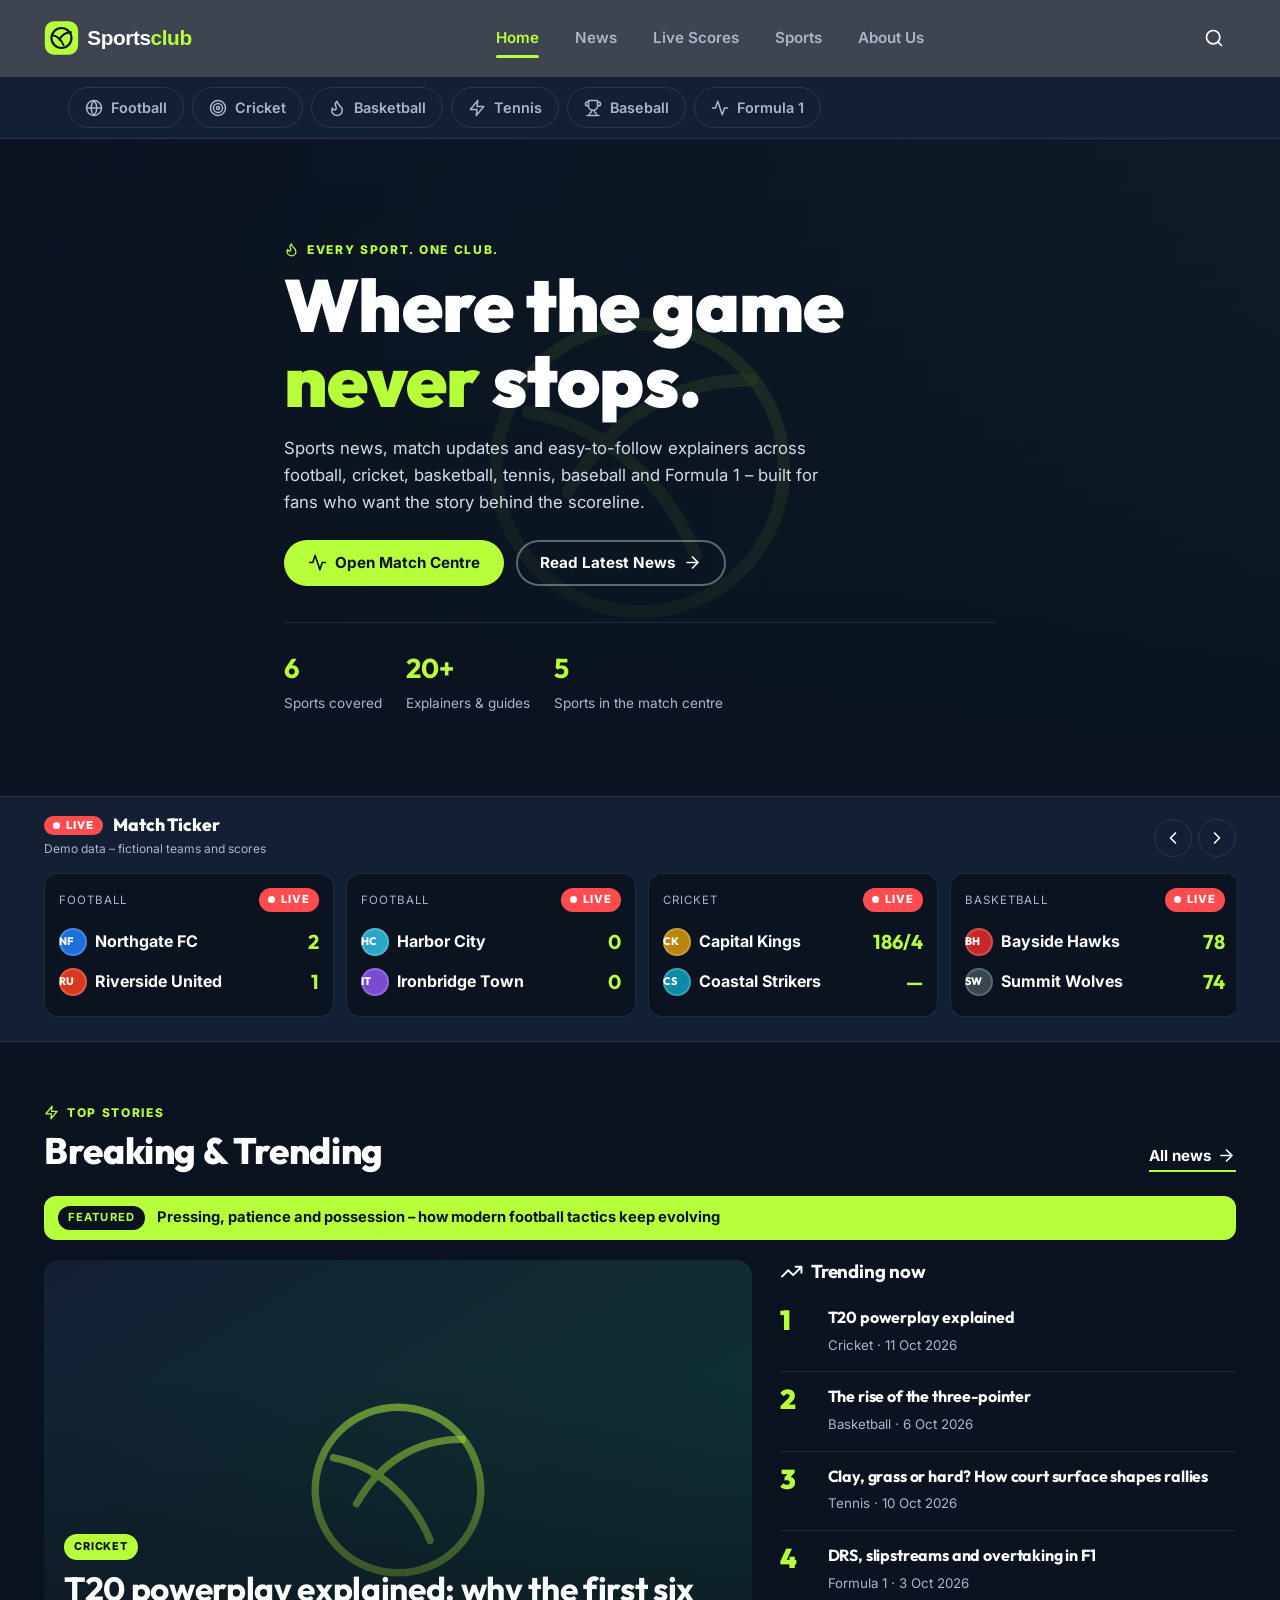
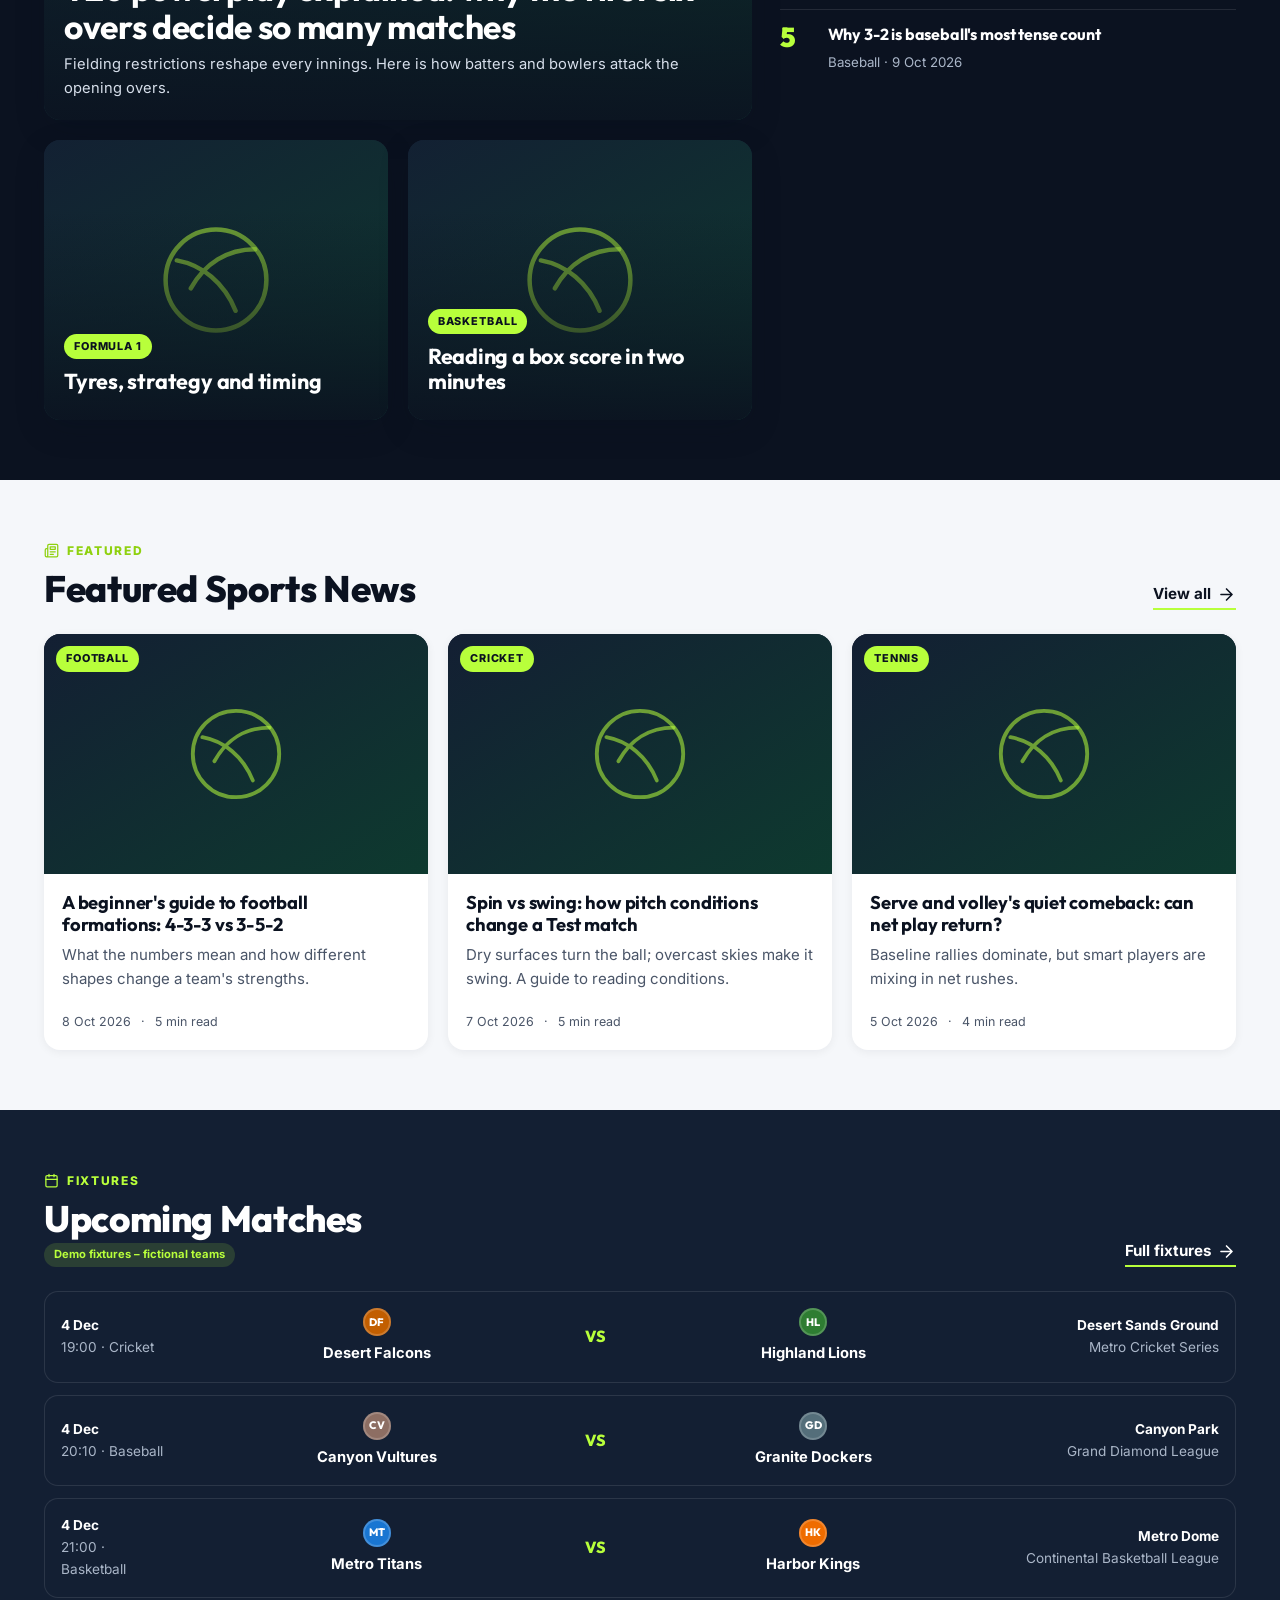
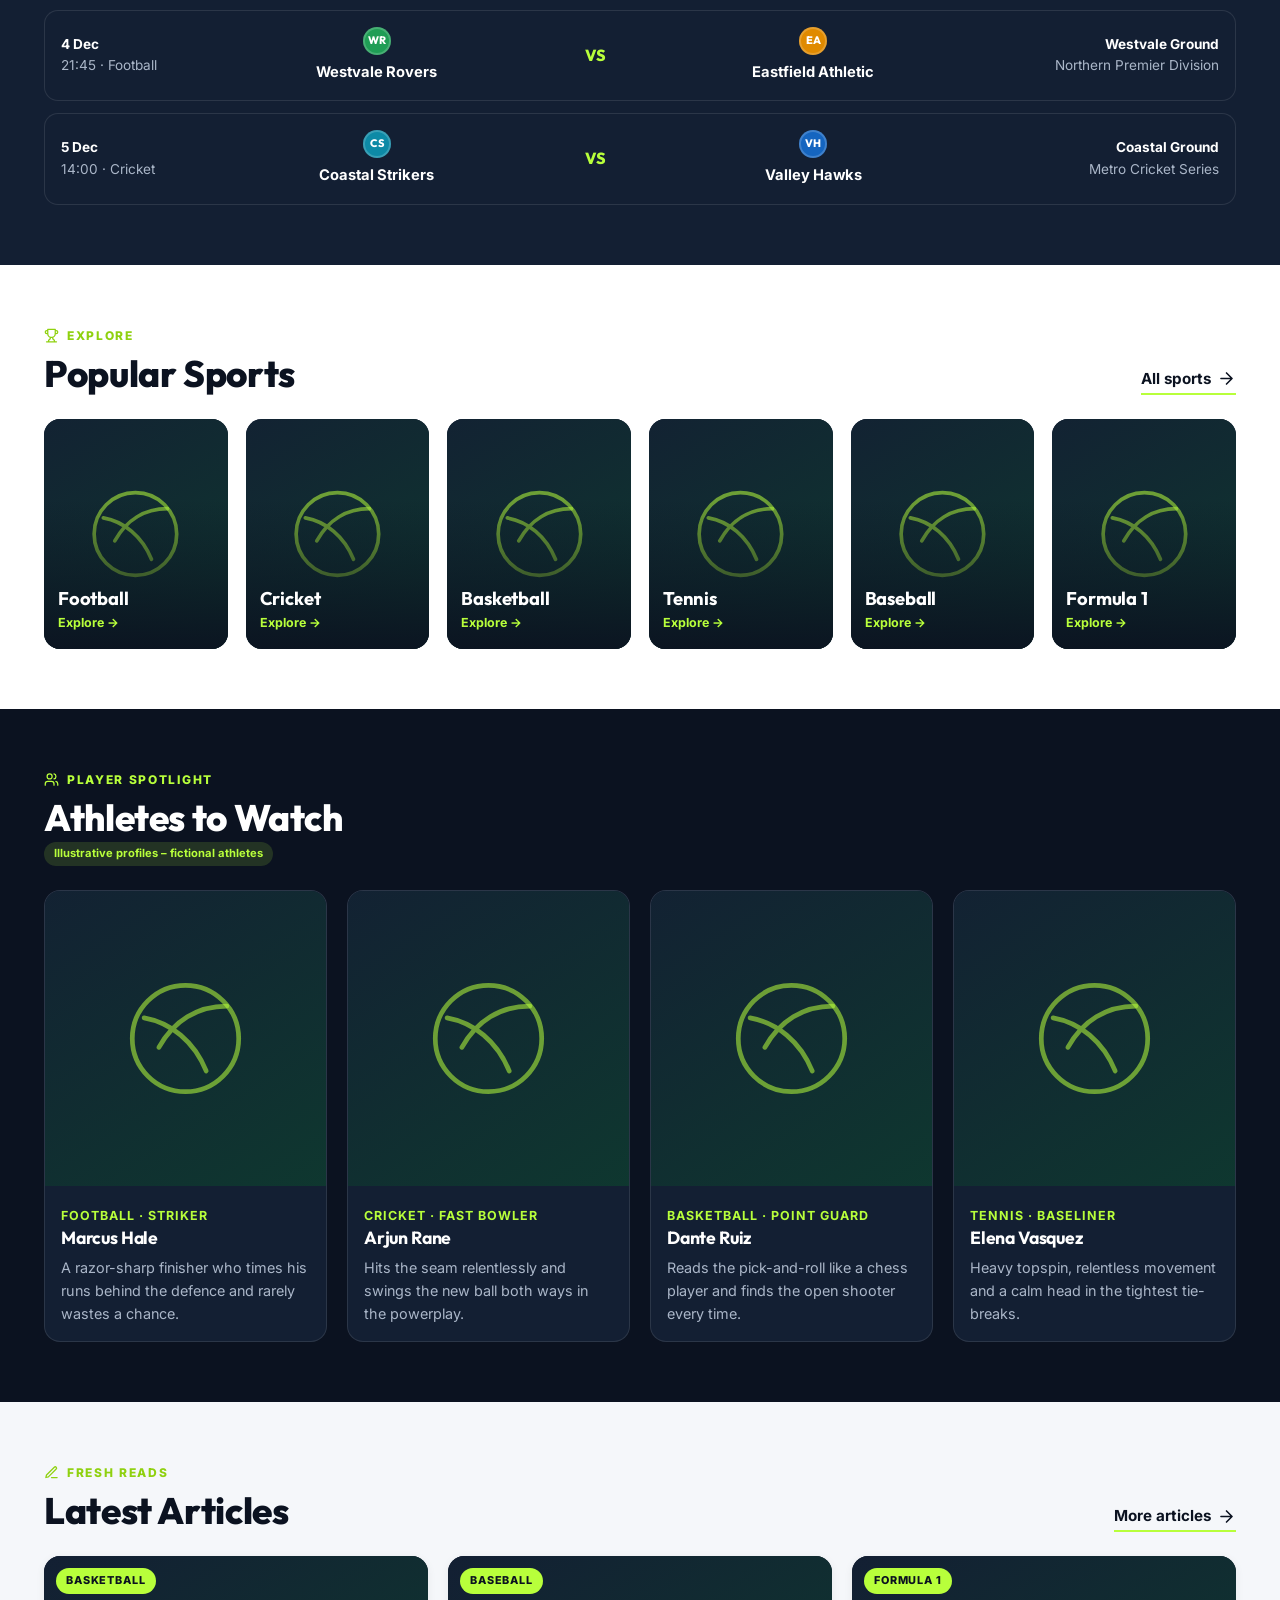
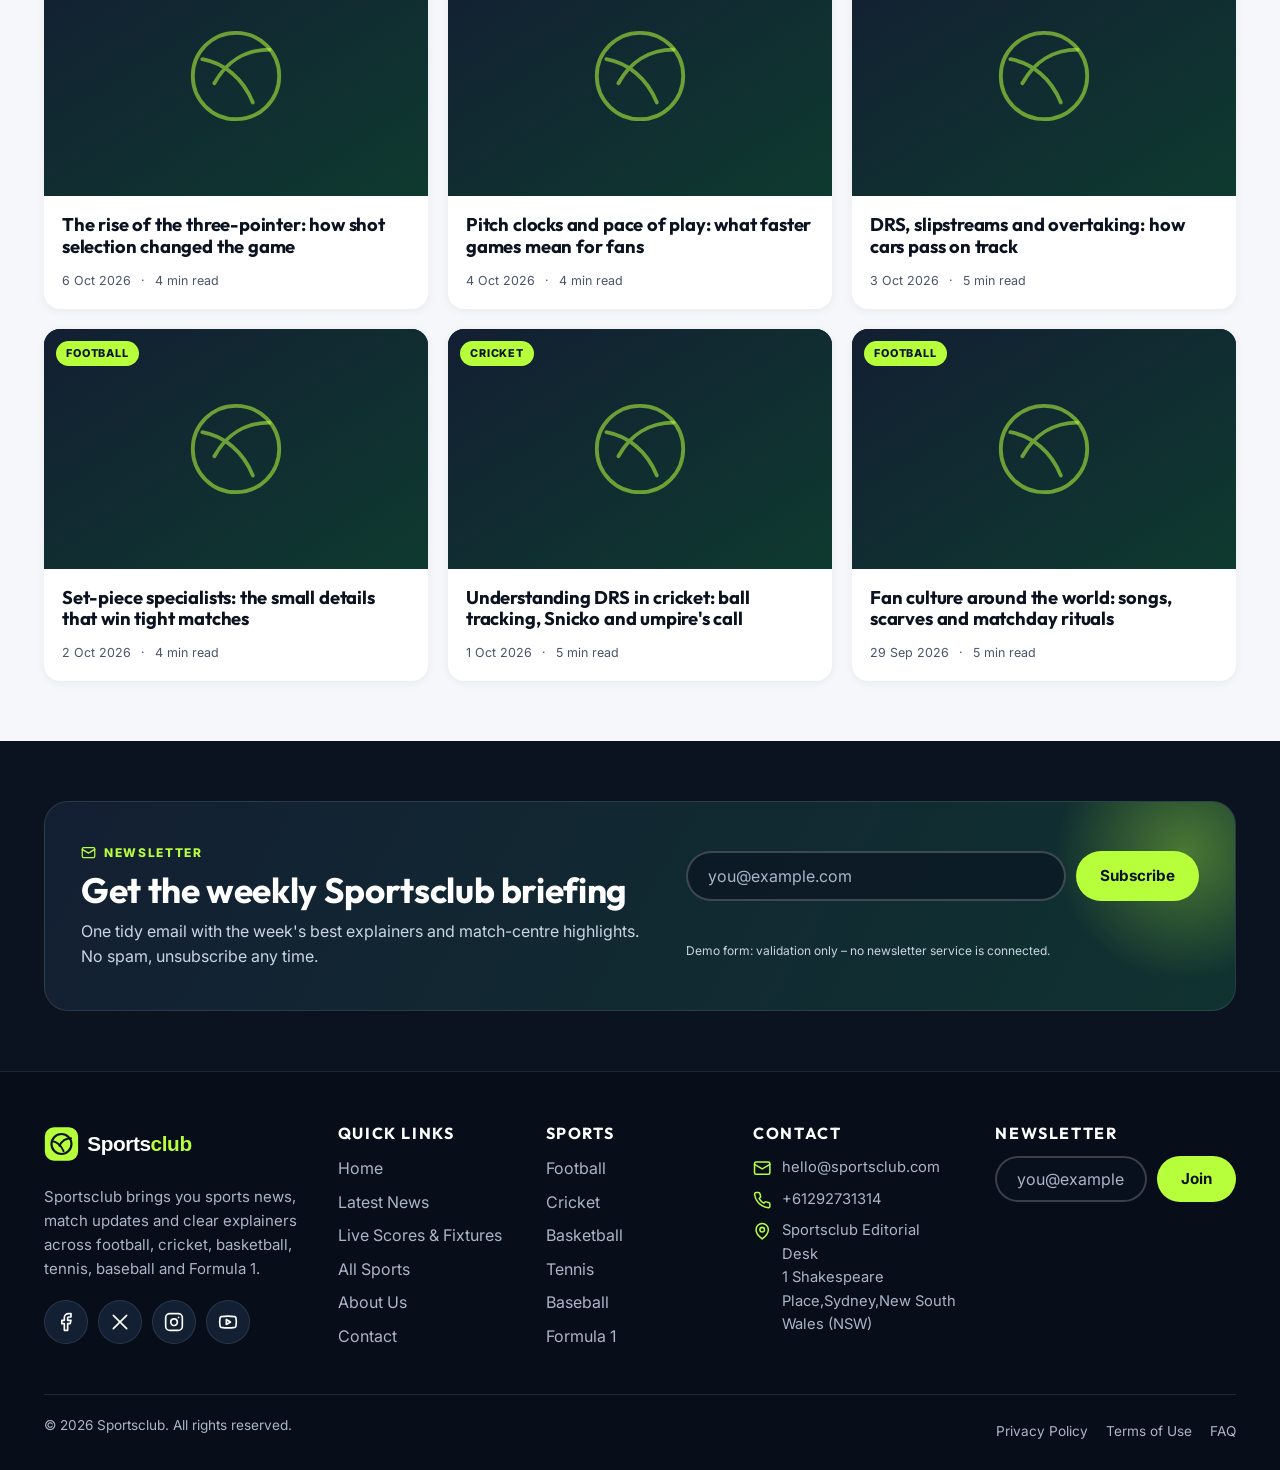
<file: index.html>
<!DOCTYPE html>
<html lang="en">
<head>
  <!-- Google tag (gtag.js) -->
<script async src="https://www.googletagmanager.com/gtag/js?id=G-HLP9MCF61G"></script>
<script>
  window.dataLayer = window.dataLayer || [];
  function gtag(){dataLayer.push(arguments);}
  gtag('js', new Date());

  gtag('config', 'G-HLP9MCF61G');
</script>
<meta charset="utf-8">
<meta name="viewport" content="width=device-width, initial-scale=1">
  <meta name="google-site-verification" content="XLswXzarJ4JNyM2Hc7euG_5tebrDrMsyJ0I1zX_D0R8" />
<title>Sportsclub – Sports News, Live Scores & Match Updates</title>
<meta name="description" content="Sportsclub is your home for sports news, match updates, live-score demos and clear explainers across football, cricket, basketball, tennis, baseball and Formula 1.">
<meta name="theme-color" content="#0B1220">
<meta property="og:type" content="website">
<meta property="og:site_name" content="Sportsclub">
<meta property="og:title" content="Sportsclub – Sports News, Live Scores & Match Updates">
<meta property="og:description" content="Sportsclub is your home for sports news, match updates, live-score demos and clear explainers across football, cricket, basketball, tennis, baseball and Formula 1.">
<meta property="og:image" content="https://images.unsplash.com/photo-1431324155629-1a6deb1dec8d?auto=format&fit=crop&w=1200&q=75">
<meta name="twitter:card" content="summary_large_image">
<link rel="icon" type="image/svg+xml" href="assets/icons/favicon.svg">
<link rel="preconnect" href="https://fonts.googleapis.com">
<link rel="preconnect" href="https://fonts.gstatic.com" crossorigin>
<link href="https://fonts.googleapis.com/css2?family=Inter:wght@400;500;600;700&family=Outfit:wght@600;700;800;900&display=swap" rel="stylesheet">
<link rel="stylesheet" href="assets/css/style.css">
<link rel="stylesheet" href="assets/css/responsive.css">
</head>
<body>
<a class="skip-link" href="#main">Skip to main content</a>
<header class="site-header" id="siteHeader">
  <div class="container header-inner">
    <a class="logo" href="index.html" aria-label="Sportsclub – home"><img src="assets/icons/logo.svg" alt="Sportsclub" width="170" height="37"></a>
    <nav class="main-nav" id="mainNav" aria-label="Primary">
      <ul><li><a href="index.html" aria-current="page">Home</a></li><li><a href="news.html">News</a></li><li><a href="scores.html">Live Scores</a></li><li><a href="sports.html">Sports</a></li><li><a href="about.html">About Us</a></li></ul>
    </nav>
    <div class="header-actions">
      <button class="icon-btn search-toggle" type="button" aria-label="Search articles" aria-expanded="false" aria-controls="searchPanel"><svg class="icon" viewBox="0 0 24 24" aria-hidden="true" focusable="false"><circle cx="11" cy="11" r="8"/><path d="m21 21-4.3-4.3"/></svg></button>
      <button class="icon-btn nav-toggle" type="button" aria-label="Open menu" aria-expanded="false" aria-controls="mainNav"><svg class="icon icon-open" viewBox="0 0 24 24" aria-hidden="true" focusable="false"><path d="M4 6h16M4 12h16M4 18h16"/></svg><svg class="icon icon-close" viewBox="0 0 24 24" aria-hidden="true" focusable="false"><path d="M18 6 6 18M6 6l12 12"/></svg></button>
    </div>
  </div>
  <div class="search-panel" id="searchPanel">
    <div class="container">
      <form class="search-form" action="news.html" method="get" role="search">
        <label class="sr-only" for="siteSearch">Search Sportsclub articles</label>
        <input id="siteSearch" type="search" name="q" placeholder="Search news, teams or players…" autocomplete="off">
        <button class="btn btn--primary" type="submit">Search</button>
      </form>
    </div>
  </div>
</header>
<main id="main">
<nav class="cat-nav" aria-label="Sports categories">
  <div class="container">
    <ul>
      <li><a href="sports.html#football"><svg class="icon" viewBox="0 0 24 24" aria-hidden="true" focusable="false"><circle cx="12" cy="12" r="10"/><path d="M12 2a15 15 0 0 1 0 20M12 2a15 15 0 0 0 0 20M2 12h20"/></svg> Football</a></li>
      <li><a href="sports.html#cricket"><svg class="icon" viewBox="0 0 24 24" aria-hidden="true" focusable="false"><circle cx="12" cy="12" r="10"/><circle cx="12" cy="12" r="6"/><circle cx="12" cy="12" r="2"/></svg> Cricket</a></li>
      <li><a href="sports.html#basketball"><svg class="icon" viewBox="0 0 24 24" aria-hidden="true" focusable="false"><path d="M8.500 14.500A2.500 2.500 0 0 0 11 12c0-1.400-.5-2-1-3-1.100-2.100-.2-4 2-6 .5 2.500 2 4.900 4 6.500 2 1.600 3 3.500 3 5.500a7 7 0 1 1-14 0c0-1.200.4-2.400 1-3 .3 1.300 1.200 2.500 2.500 2.500Z"/></svg> Basketball</a></li>
      <li><a href="sports.html#tennis"><svg class="icon" viewBox="0 0 24 24" aria-hidden="true" focusable="false"><path d="M13 2 3 14h9l-1 8 10-12h-9l1-8z"/></svg> Tennis</a></li>
      <li><a href="sports.html#baseball"><svg class="icon" viewBox="0 0 24 24" aria-hidden="true" focusable="false"><path d="M6 9H4.5a2.5 2.5 0 0 1 0-5H6M18 9h1.5a2.5 2.5 0 0 0 0-5H18M4 22h16M10 14.7V17c0 .6-.5 1-1.2 1.2C7.8 18.800 7 20.200 7 22M14 14.7V17c0 .6.5 1 1.2 1.2 1 .6 1.800 2 1.800 3.800M18 2H6v7a6 6 0 0 0 12 0V2Z"/></svg> Baseball</a></li>
      <li><a href="sports.html#formula-1"><svg class="icon" viewBox="0 0 24 24" aria-hidden="true" focusable="false"><path d="M22 12h-4l-3 9L9 3l-3 9H2"/></svg> Formula 1</a></li>
    </ul>
  </div>
</nav>

<section class="hero" aria-labelledby="heroTitle">
  <div class="hero__bg"><img src="https://images.unsplash.com/photo-1431324155629-1a6deb1dec8d?auto=format&fit=crop&w=1800&q=75" alt="Floodlit football stadium full of supporters before kick-off" width="1800" height="1000" fetchpriority="high"></div>
  <div class="container hero__inner">
    <span class="eyebrow"><svg class="icon" viewBox="0 0 24 24" aria-hidden="true" focusable="false"><path d="M8.500 14.500A2.500 2.500 0 0 0 11 12c0-1.400-.5-2-1-3-1.100-2.100-.2-4 2-6 .5 2.500 2 4.900 4 6.500 2 1.600 3 3.500 3 5.500a7 7 0 1 1-14 0c0-1.200.4-2.400 1-3 .3 1.300 1.200 2.500 2.500 2.500Z"/></svg> Every sport. One club.</span>
    <h1 id="heroTitle">Where the game <em>never</em> stops.</h1>
    <p>Sports news, match updates and easy-to-follow explainers across football, cricket, basketball, tennis, baseball and Formula 1 – built for fans who want the story behind the scoreline.</p>
    <div class="hero__cta">
      <a class="btn btn--primary" href="scores.html"><svg class="icon" viewBox="0 0 24 24" aria-hidden="true" focusable="false"><path d="M22 12h-4l-3 9L9 3l-3 9H2"/></svg> Open Match Centre</a>
      <a class="btn btn--ghost" href="news.html">Read Latest News <svg class="icon" viewBox="0 0 24 24" aria-hidden="true" focusable="false"><path d="M5 12h14m-7-7 7 7-7 7"/></svg></a>
    </div>
    <div class="hero__stats">
      <div><strong>6</strong><span>Sports covered</span></div>
      <div><strong>20+</strong><span>Explainers &amp; guides</span></div>
      <div><strong>5</strong><span>Sports in the match centre</span></div>
    </div>
  </div>
</section>

<section class="ticker" data-ticker aria-labelledby="tickerTitle">
  <div class="container">
    <div class="ticker__bar">
      <div>
        <h2 class="ticker__title" id="tickerTitle"><span class="live-badge">LIVE</span> Match Ticker</h2>
        <span class="ticker__note">Demo data – fictional teams and scores</span>
      </div>
      <div class="ticker__controls">
        <button class="icon-btn" type="button" data-ticker-prev aria-label="Scroll scores left"><svg class="icon" viewBox="0 0 24 24" aria-hidden="true" focusable="false"><path d="m15 18-6-6 6-6"/></svg></button>
        <button class="icon-btn" type="button" data-ticker-next aria-label="Scroll scores right"><svg class="icon" viewBox="0 0 24 24" aria-hidden="true" focusable="false"><path d="m9 18 6-6-6-6"/></svg></button>
      </div>
    </div>
    <div class="ticker__track" data-home-ticker tabindex="0" aria-label="Today's matches"></div>
  </div>
</section>

<section class="section section--dark" aria-labelledby="topStories">
  <div class="container">
    <div class="section-head">
      <div><span class="eyebrow"><svg class="icon" viewBox="0 0 24 24" aria-hidden="true" focusable="false"><path d="M13 2 3 14h9l-1 8 10-12h-9l1-8z"/></svg> Top stories</span><h2 id="topStories">Breaking &amp; Trending</h2></div>
      <a class="link-more" href="news.html">All news <svg class="icon" viewBox="0 0 24 24" aria-hidden="true" focusable="false"><path d="M5 12h14m-7-7 7 7-7 7"/></svg></a>
    </div>
    <div class="breaking"><strong>Featured</strong><a href="news.html#a1">Pressing, patience and possession – how modern football tactics keep evolving</a></div>
    <div class="home-split grid">
      <div class="grid">
        <article class="story story--lg">
          <img src="https://images.unsplash.com/photo-1531415074968-036ba1b575da?auto=format&fit=crop&w=1000&q=75" alt="Cricketer playing a shot on a sunlit ground" loading="lazy" width="1000" height="650">
          <div class="story__body">
            <span class="tag">Cricket</span>
            <h3><a href="news.html#a2">T20 powerplay explained: why the first six overs decide so many matches</a></h3>
            <p>Fielding restrictions reshape every innings. Here is how batters and bowlers attack the opening overs.</p>
          </div>
        </article>
        <div class="grid grid--2">
          <article class="story">
            <img src="https://images.unsplash.com/photo-1504817343863-5092a923803e?auto=format&fit=crop&w=700&q=75" alt="Formula 1 car racing through a corner" loading="lazy" width="700" height="500">
            <div class="story__body"><span class="tag">Formula 1</span><h3><a href="news.html#a6">Tyres, strategy and timing</a></h3></div>
          </article>
          <article class="story">
            <img src="https://images.unsplash.com/photo-1546519638-68e109498ffc?auto=format&fit=crop&w=700&q=75" alt="Basketball player driving to the hoop" loading="lazy" width="700" height="500">
            <div class="story__body"><span class="tag">Basketball</span><h3><a href="news.html#a3">Reading a box score in two minutes</a></h3></div>
          </article>
        </div>
      </div>
      <aside aria-labelledby="trendTitle">
        <h3 id="trendTitle" style="display:flex;align-items:center;gap:8px"><svg class="icon" viewBox="0 0 24 24" aria-hidden="true" focusable="false"><path d="m22 7-8.500 8.500-5-5L2 17M16 7h6v6"/></svg> Trending now</h3>
        <ol class="headline-list">
          <li><a href="news.html#a2"><span class="num">1</span><div><h3>T20 powerplay explained</h3><small>Cricket · 11 Oct 2026</small></div></a></li>
          <li><a href="news.html#a9"><span class="num">2</span><div><h3>The rise of the three-pointer</h3><small>Basketball · 6 Oct 2026</small></div></a></li>
          <li><a href="news.html#a4"><span class="num">3</span><div><h3>Clay, grass or hard? How court surface shapes rallies</h3><small>Tennis · 10 Oct 2026</small></div></a></li>
          <li><a href="news.html#a12"><span class="num">4</span><div><h3>DRS, slipstreams and overtaking in F1</h3><small>Formula 1 · 3 Oct 2026</small></div></a></li>
          <li><a href="news.html#a5"><span class="num">5</span><div><h3>Why 3-2 is baseball's most tense count</h3><small>Baseball · 9 Oct 2026</small></div></a></li>
        </ol>
      </aside>
    </div>
  </div>
</section>

<section class="section section--light" aria-labelledby="featuredNews">
  <div class="container">
    <div class="section-head">
      <div><span class="eyebrow"><svg class="icon" viewBox="0 0 24 24" aria-hidden="true" focusable="false"><path d="M4 22h16a2 2 0 0 0 2-2V4a2 2 0 0 0-2-2H8a2 2 0 0 0-2 2v16a2 2 0 0 1-2 2Zm0 0a2 2 0 0 1-2-2v-9c0-1.100.9-2 2-2h2M18 14h-8M15 18h-5M10 6h8v4h-8z"/></svg> Featured</span><h2 id="featuredNews">Featured Sports News</h2></div>
      <a class="link-more" href="news.html">View all <svg class="icon" viewBox="0 0 24 24" aria-hidden="true" focusable="false"><path d="M5 12h14m-7-7 7 7-7 7"/></svg></a>
    </div>
    <div class="grid grid--3">
      <article class="card">
        <a class="card__media" href="news.html#a7" tabindex="-1" aria-hidden="true"><img src="https://images.unsplash.com/photo-1522778119026-d647f0596c20?auto=format&fit=crop&w=800&q=75" alt="" loading="lazy" width="800" height="500"><span class="tag">Football</span></a>
        <div class="card__body"><h3><a href="news.html#a7">A beginner's guide to football formations: 4-3-3 vs 3-5-2</a></h3><p>What the numbers mean and how different shapes change a team's strengths.</p><div class="card__meta"><span>8 Oct 2026</span><span>·</span><span>5 min read</span></div></div>
      </article>
      <article class="card">
        <a class="card__media" href="news.html#a8" tabindex="-1" aria-hidden="true"><img src="https://images.unsplash.com/photo-1540747913346-19e32dc3e97e?auto=format&fit=crop&w=800&q=75" alt="" loading="lazy" width="800" height="500"><span class="tag">Cricket</span></a>
        <div class="card__body"><h3><a href="news.html#a8">Spin vs swing: how pitch conditions change a Test match</a></h3><p>Dry surfaces turn the ball; overcast skies make it swing. A guide to reading conditions.</p><div class="card__meta"><span>7 Oct 2026</span><span>·</span><span>5 min read</span></div></div>
      </article>
      <article class="card">
        <a class="card__media" href="news.html#a10" tabindex="-1" aria-hidden="true"><img src="https://images.unsplash.com/photo-1595435934249-5df7ed86e1c0?auto=format&fit=crop&w=800&q=75" alt="" loading="lazy" width="800" height="500"><span class="tag">Tennis</span></a>
        <div class="card__body"><h3><a href="news.html#a10">Serve and volley's quiet comeback: can net play return?</a></h3><p>Baseline rallies dominate, but smart players are mixing in net rushes.</p><div class="card__meta"><span>5 Oct 2026</span><span>·</span><span>4 min read</span></div></div>
      </article>
    </div>
  </div>
</section>

<section class="section section--dark-2" aria-labelledby="upcomingTitle">
  <div class="container">
    <div class="section-head">
      <div><span class="eyebrow"><svg class="icon" viewBox="0 0 24 24" aria-hidden="true" focusable="false"><rect x="3" y="4" width="18" height="18" rx="2"/><path d="M16 2v4M8 2v4M3 10h18"/></svg> Fixtures</span><h2 id="upcomingTitle">Upcoming Matches</h2><span class="demo-tag">Demo fixtures – fictional teams</span></div>
      <a class="link-more" href="scores.html">Full fixtures <svg class="icon" viewBox="0 0 24 24" aria-hidden="true" focusable="false"><path d="M5 12h14m-7-7 7 7-7 7"/></svg></a>
    </div>
    <div class="fixture-list" data-home-fixtures></div>
  </div>
</section>

<section class="section section--white" aria-labelledby="popularSports">
  <div class="container">
    <div class="section-head">
      <div><span class="eyebrow"><svg class="icon" viewBox="0 0 24 24" aria-hidden="true" focusable="false"><path d="M6 9H4.5a2.5 2.5 0 0 1 0-5H6M18 9h1.5a2.5 2.5 0 0 0 0-5H18M4 22h16M10 14.7V17c0 .6-.5 1-1.2 1.2C7.8 18.800 7 20.200 7 22M14 14.7V17c0 .6.5 1 1.2 1.2 1 .6 1.800 2 1.800 3.800M18 2H6v7a6 6 0 0 0 12 0V2Z"/></svg> Explore</span><h2 id="popularSports">Popular Sports</h2></div>
      <a class="link-more" href="sports.html">All sports <svg class="icon" viewBox="0 0 24 24" aria-hidden="true" focusable="false"><path d="M5 12h14m-7-7 7 7-7 7"/></svg></a>
    </div>
    <div class="tiles">
      <a class="tile" href="sports.html#football"><img src="https://images.unsplash.com/photo-1508098682722-e99c43a406b2?auto=format&fit=crop&w=500&q=75" alt="Football on a floodlit pitch" loading="lazy" width="500" height="625"><div class="tile__body"><h3>Football</h3><span>Explore →</span></div></a>
      <a class="tile" href="sports.html#cricket"><img src="https://images.unsplash.com/photo-1531415074968-036ba1b575da?auto=format&fit=crop&w=500&q=75" alt="Cricket match in progress" loading="lazy" width="500" height="625"><div class="tile__body"><h3>Cricket</h3><span>Explore →</span></div></a>
      <a class="tile" href="sports.html#basketball"><img src="https://images.unsplash.com/photo-1519861531473-9200262188bf?auto=format&fit=crop&w=500&q=75" alt="Basketball hoop and backboard" loading="lazy" width="500" height="625"><div class="tile__body"><h3>Basketball</h3><span>Explore →</span></div></a>
      <a class="tile" href="sports.html#tennis"><img src="https://images.unsplash.com/photo-1554068865-24cecd4e34b8?auto=format&fit=crop&w=500&q=75" alt="Tennis player serving on court" loading="lazy" width="500" height="625"><div class="tile__body"><h3>Tennis</h3><span>Explore →</span></div></a>
      <a class="tile" href="sports.html#baseball"><img src="https://images.unsplash.com/photo-1471295253337-3ceaaedca402?auto=format&fit=crop&w=500&q=75" alt="Baseball game on a diamond" loading="lazy" width="500" height="625"><div class="tile__body"><h3>Baseball</h3><span>Explore →</span></div></a>
      <a class="tile" href="sports.html#formula-1"><img src="https://images.unsplash.com/photo-1541773367336-d3f9b1f38dd8?auto=format&fit=crop&w=500&q=75" alt="Formula 1 car on track" loading="lazy" width="500" height="625"><div class="tile__body"><h3>Formula 1</h3><span>Explore →</span></div></a>
    </div>
  </div>
</section>

<section class="section section--dark" aria-labelledby="athletesTitle">
  <div class="container">
    <div class="section-head">
      <div><span class="eyebrow"><svg class="icon" viewBox="0 0 24 24" aria-hidden="true" focusable="false"><path d="M16 21v-2a4 4 0 0 0-4-4H6a4 4 0 0 0-4 4v2"/><circle cx="9" cy="7" r="4"/><path d="M22 21v-2a4 4 0 0 0-3-3.900M16 3.100a4 4 0 0 1 0 7.800"/></svg> Player spotlight</span><h2 id="athletesTitle">Athletes to Watch</h2><span class="demo-tag">Illustrative profiles – fictional athletes</span></div>
    </div>
    <div class="grid grid--4">
      <article class="athlete">
        <div class="athlete__media"><img src="https://images.unsplash.com/photo-1489944440615-453fc2b6a9a9?auto=format&fit=crop&w=600&q=75" alt="Footballer controlling the ball during a match" loading="lazy" width="600" height="630"></div>
        <div class="athlete__body"><span class="athlete__role">Football · Striker</span><h3>Marcus Hale</h3><p>A razor-sharp finisher who times his runs behind the defence and rarely wastes a chance.</p></div>
      </article>
      <article class="athlete">
        <div class="athlete__media"><img src="https://images.unsplash.com/photo-1624526267942-ab0ff8a3e972?auto=format&fit=crop&w=600&q=75" alt="Cricket bowler in delivery stride" loading="lazy" width="600" height="630"></div>
        <div class="athlete__body"><span class="athlete__role">Cricket · Fast bowler</span><h3>Arjun Rane</h3><p>Hits the seam relentlessly and swings the new ball both ways in the powerplay.</p></div>
      </article>
      <article class="athlete">
        <div class="athlete__media"><img src="https://images.unsplash.com/photo-1504450758481-7338eef7ccf8?auto=format&fit=crop&w=600&q=75" alt="Basketball guard dribbling past a defender" loading="lazy" width="600" height="630"></div>
        <div class="athlete__body"><span class="athlete__role">Basketball · Point guard</span><h3>Dante Ruiz</h3><p>Reads the pick-and-roll like a chess player and finds the open shooter every time.</p></div>
      </article>
      <article class="athlete">
        <div class="athlete__media"><img src="https://images.unsplash.com/photo-1622279457486-62dcc4a431d6?auto=format&fit=crop&w=600&q=75" alt="Tennis player mid-stroke on a hard court" loading="lazy" width="600" height="630"></div>
        <div class="athlete__body"><span class="athlete__role">Tennis · Baseliner</span><h3>Elena Vasquez</h3><p>Heavy topspin, relentless movement and a calm head in the tightest tie-breaks.</p></div>
      </article>
    </div>
  </div>
</section>

<section class="section section--light" aria-labelledby="latestTitle">
  <div class="container">
    <div class="section-head">
      <div><span class="eyebrow"><svg class="icon" viewBox="0 0 24 24" aria-hidden="true" focusable="false"><path d="M12 20h9M16.500 3.500a2.100 2.100 0 0 1 3 3L7 19l-4 1 1-4z"/></svg> Fresh reads</span><h2 id="latestTitle">Latest Articles</h2></div>
      <a class="link-more" href="news.html">More articles <svg class="icon" viewBox="0 0 24 24" aria-hidden="true" focusable="false"><path d="M5 12h14m-7-7 7 7-7 7"/></svg></a>
    </div>
    <div class="grid grid--3">
      <article class="card"><a class="card__media" href="news.html#a9" tabindex="-1" aria-hidden="true"><img src="https://images.unsplash.com/photo-1519861531473-9200262188bf?auto=format&fit=crop&w=800&q=75" alt="" loading="lazy" width="800" height="500"><span class="tag">Basketball</span></a><div class="card__body"><h3><a href="news.html#a9">The rise of the three-pointer: how shot selection changed the game</a></h3><div class="card__meta"><span>6 Oct 2026</span><span>·</span><span>4 min read</span></div></div></article>
      <article class="card"><a class="card__media" href="news.html#a11" tabindex="-1" aria-hidden="true"><img src="https://images.unsplash.com/photo-1508163223045-1880bc3cbf1c?auto=format&fit=crop&w=800&q=75" alt="" loading="lazy" width="800" height="500"><span class="tag">Baseball</span></a><div class="card__body"><h3><a href="news.html#a11">Pitch clocks and pace of play: what faster games mean for fans</a></h3><div class="card__meta"><span>4 Oct 2026</span><span>·</span><span>4 min read</span></div></div></article>
      <article class="card"><a class="card__media" href="news.html#a12" tabindex="-1" aria-hidden="true"><img src="https://images.unsplash.com/photo-1541773367336-d3f9b1f38dd8?auto=format&fit=crop&w=800&q=75" alt="" loading="lazy" width="800" height="500"><span class="tag">Formula 1</span></a><div class="card__body"><h3><a href="news.html#a12">DRS, slipstreams and overtaking: how cars pass on track</a></h3><div class="card__meta"><span>3 Oct 2026</span><span>·</span><span>5 min read</span></div></div></article>
      <article class="card"><a class="card__media" href="news.html#a13" tabindex="-1" aria-hidden="true"><img src="https://images.unsplash.com/photo-1508098682722-e99c43a406b2?auto=format&fit=crop&w=800&q=75" alt="" loading="lazy" width="800" height="500"><span class="tag">Football</span></a><div class="card__body"><h3><a href="news.html#a13">Set-piece specialists: the small details that win tight matches</a></h3><div class="card__meta"><span>2 Oct 2026</span><span>·</span><span>4 min read</span></div></div></article>
      <article class="card"><a class="card__media" href="news.html#a14" tabindex="-1" aria-hidden="true"><img src="https://images.unsplash.com/photo-1624526267942-ab0ff8a3e972?auto=format&fit=crop&w=800&q=75" alt="" loading="lazy" width="800" height="500"><span class="tag">Cricket</span></a><div class="card__body"><h3><a href="news.html#a14">Understanding DRS in cricket: ball tracking, Snicko and umpire's call</a></h3><div class="card__meta"><span>1 Oct 2026</span><span>·</span><span>5 min read</span></div></div></article>
      <article class="card"><a class="card__media" href="news.html#a16" tabindex="-1" aria-hidden="true"><img src="https://images.unsplash.com/photo-1459865264687-595d652de67e?auto=format&fit=crop&w=800&q=75" alt="" loading="lazy" width="800" height="500"><span class="tag">Football</span></a><div class="card__body"><h3><a href="news.html#a16">Fan culture around the world: songs, scarves and matchday rituals</a></h3><div class="card__meta"><span>29 Sep 2026</span><span>·</span><span>5 min read</span></div></div></article>
    </div>
  </div>
</section>

<section class="section section--dark" aria-labelledby="newsletterTitle">
  <div class="container">
    <div class="newsletter">
      <div class="newsletter__grid">
        <div>
          <span class="eyebrow"><svg class="icon" viewBox="0 0 24 24" aria-hidden="true" focusable="false"><rect x="2" y="4" width="20" height="16" rx="2"/><path d="m22 7-10 6L2 7"/></svg> Newsletter</span>
          <h2 id="newsletterTitle">Get the weekly Sportsclub briefing</h2>
          <p>One tidy email with the week's best explainers and match-centre highlights. No spam, unsubscribe any time.</p>
        </div>
        <form class="news-form" data-newsletter novalidate>
          <label class="sr-only" for="homeEmail">Email address</label>
          <div class="news-form__row">
            <input id="homeEmail" type="email" name="email" placeholder="you@example.com" autocomplete="email" required>
            <button class="btn btn--primary" type="submit">Subscribe</button>
          </div>
          <p class="form-msg" role="status" aria-live="polite"></p>
          <p class="tiny">Demo form: validation only – no newsletter service is connected.</p>
        </form>
      </div>
    </div>
  </div>
</section>
</main>
<footer class="site-footer">
  <div class="container">
    <div class="footer-grid">
      <div class="footer-brand">
        <a class="logo" href="index.html" aria-label="Sportsclub – home"><img src="assets/icons/logo.svg" alt="Sportsclub" width="170" height="37" loading="lazy"></a>
        <p>Sportsclub brings you sports news, match updates and clear explainers across football, cricket, basketball, tennis, baseball and Formula 1.</p>
        <div class="socials"><a href="https://www.facebook.com/" target="_blank" rel="noopener noreferrer" aria-label="Sportsclub on Facebook"><svg class="icon" viewBox="0 0 24 24" aria-hidden="true" focusable="false"><path d="M18 2h-3a5 5 0 0 0-5 5v3H7v4h3v8h4v-8h3l1-4h-4V7a1 1 0 0 1 1-1h3z"/></svg></a><a href="https://x.com/" target="_blank" rel="noopener noreferrer" aria-label="Sportsclub on X"><svg class="icon" viewBox="0 0 24 24" aria-hidden="true" focusable="false"><path d="M4 4l16 16M20 4 4 20"/></svg></a><a href="https://www.instagram.com/" target="_blank" rel="noopener noreferrer" aria-label="Sportsclub on Instagram"><svg class="icon" viewBox="0 0 24 24" aria-hidden="true" focusable="false"><rect x="2" y="2" width="20" height="20" rx="5"/><path d="M16 11.400a4 4 0 1 1-7.900 1.200 4 4 0 0 1 7.900-1.200ZM17.500 6.500h.01"/></svg></a><a href="https://www.youtube.com/" target="_blank" rel="noopener noreferrer" aria-label="Sportsclub on YouTube"><svg class="icon" viewBox="0 0 24 24" aria-hidden="true" focusable="false"><path d="M2.500 17a24.100 24.100 0 0 1 0-10 2 2 0 0 1 1.400-1.400 49.600 49.600 0 0 1 16.200 0A2 2 0 0 1 21.500 7a24.100 24.100 0 0 1 0 10 2 2 0 0 1-1.400 1.400 49.600 49.600 0 0 1-16.200 0A2 2 0 0 1 2.500 17"/><path d="m10 15 5-3-5-3z"/></svg></a></div>
      </div>
      <div>
        <h3>Quick Links</h3>
        <ul>
          <li><a href="index.html">Home</a></li>
          <li><a href="news.html">Latest News</a></li>
          <li><a href="scores.html">Live Scores &amp; Fixtures</a></li>
          <li><a href="sports.html">All Sports</a></li>
          <li><a href="about.html">About Us</a></li>
          <li><a href="about.html#contact">Contact</a></li>
        </ul>
      </div>
      <div>
        <h3>Sports</h3>
        <ul><li><a href="sports.html#football">Football</a></li><li><a href="sports.html#cricket">Cricket</a></li><li><a href="sports.html#basketball">Basketball</a></li><li><a href="sports.html#tennis">Tennis</a></li><li><a href="sports.html#baseball">Baseball</a></li><li><a href="sports.html#formula-1">Formula 1</a></li></ul>
      </div>
      <div>
        <h3>Contact</h3>
        <ul class="footer-contact">
          <li><svg class="icon" viewBox="0 0 24 24" aria-hidden="true" focusable="false"><rect x="2" y="4" width="20" height="16" rx="2"/><path d="m22 7-10 6L2 7"/></svg><a href="mailto:hello@sportsclub.example">hello@sportsclub.com</a></li>
          <li><svg class="icon" viewBox="0 0 24 24" aria-hidden="true" focusable="false"><path d="M22 16.900v3a2 2 0 0 1-2.200 2 19.800 19.800 0 0 1-8.600-3.100 19.500 19.500 0 0 1-6-6A19.800 19.800 0 0 1 2.100 4.200 2 2 0 0 1 4.100 2h3a2 2 0 0 1 2 1.700c.1 1 .4 1.900.7 2.800a2 2 0 0 1-.5 2.100L8.100 9.900a16 16 0 0 0 6 6l1.300-1.300a2 2 0 0 1 2.100-.4c.9.3 1.800.6 2.800.7a2 2 0 0 1 1.700 2Z"/></svg><span>+61292731314</span></li>
          <li><svg class="icon" viewBox="0 0 24 24" aria-hidden="true" focusable="false"><path d="M20 10c0 6-8 12-8 12s-8-6-8-12a8 8 0 0 1 16 0Z"/><circle cx="12" cy="10" r="3"/></svg><span>Sportsclub Editorial Desk<br>1 Shakespeare Place,Sydney,New South Wales (NSW)</span></li>
        </ul>
      </div>
      <div class="footer-news">
        <h3>Newsletter</h3>
        <form class="news-form" data-newsletter novalidate>
          <label class="sr-only" for="footerEmail">Email address</label>
          <div class="news-form__row">
            <input id="footerEmail" type="email" name="email" placeholder="you@example.com" autocomplete="email" required>
            <button class="btn btn--primary" type="submit">Join</button>
          </div>
          <p class="form-msg" role="status" aria-live="polite"></p>
        </form>
      </div>
    </div>
    <div class="footer-bottom">
      <p>&copy; <span data-year>2026</span> Sportsclub. All rights reserved.</p>
      <ul>
        <li><a href="about.html#privacy">Privacy Policy</a></li>
        <li><a href="about.html#terms">Terms of Use</a></li>
        <li><a href="about.html#faq">FAQ</a></li>
      </ul>
    </div>
  </div>
</footer>
<button class="to-top" type="button" aria-label="Back to top"><svg class="icon" viewBox="0 0 24 24" aria-hidden="true" focusable="false"><path d="m5 12 7-7 7 7M12 19V5"/></svg></button>
<script src="assets/js/main.js" defer></script>
<script src="assets/js/scores.js" defer></script>
</body>
</html>
</file>
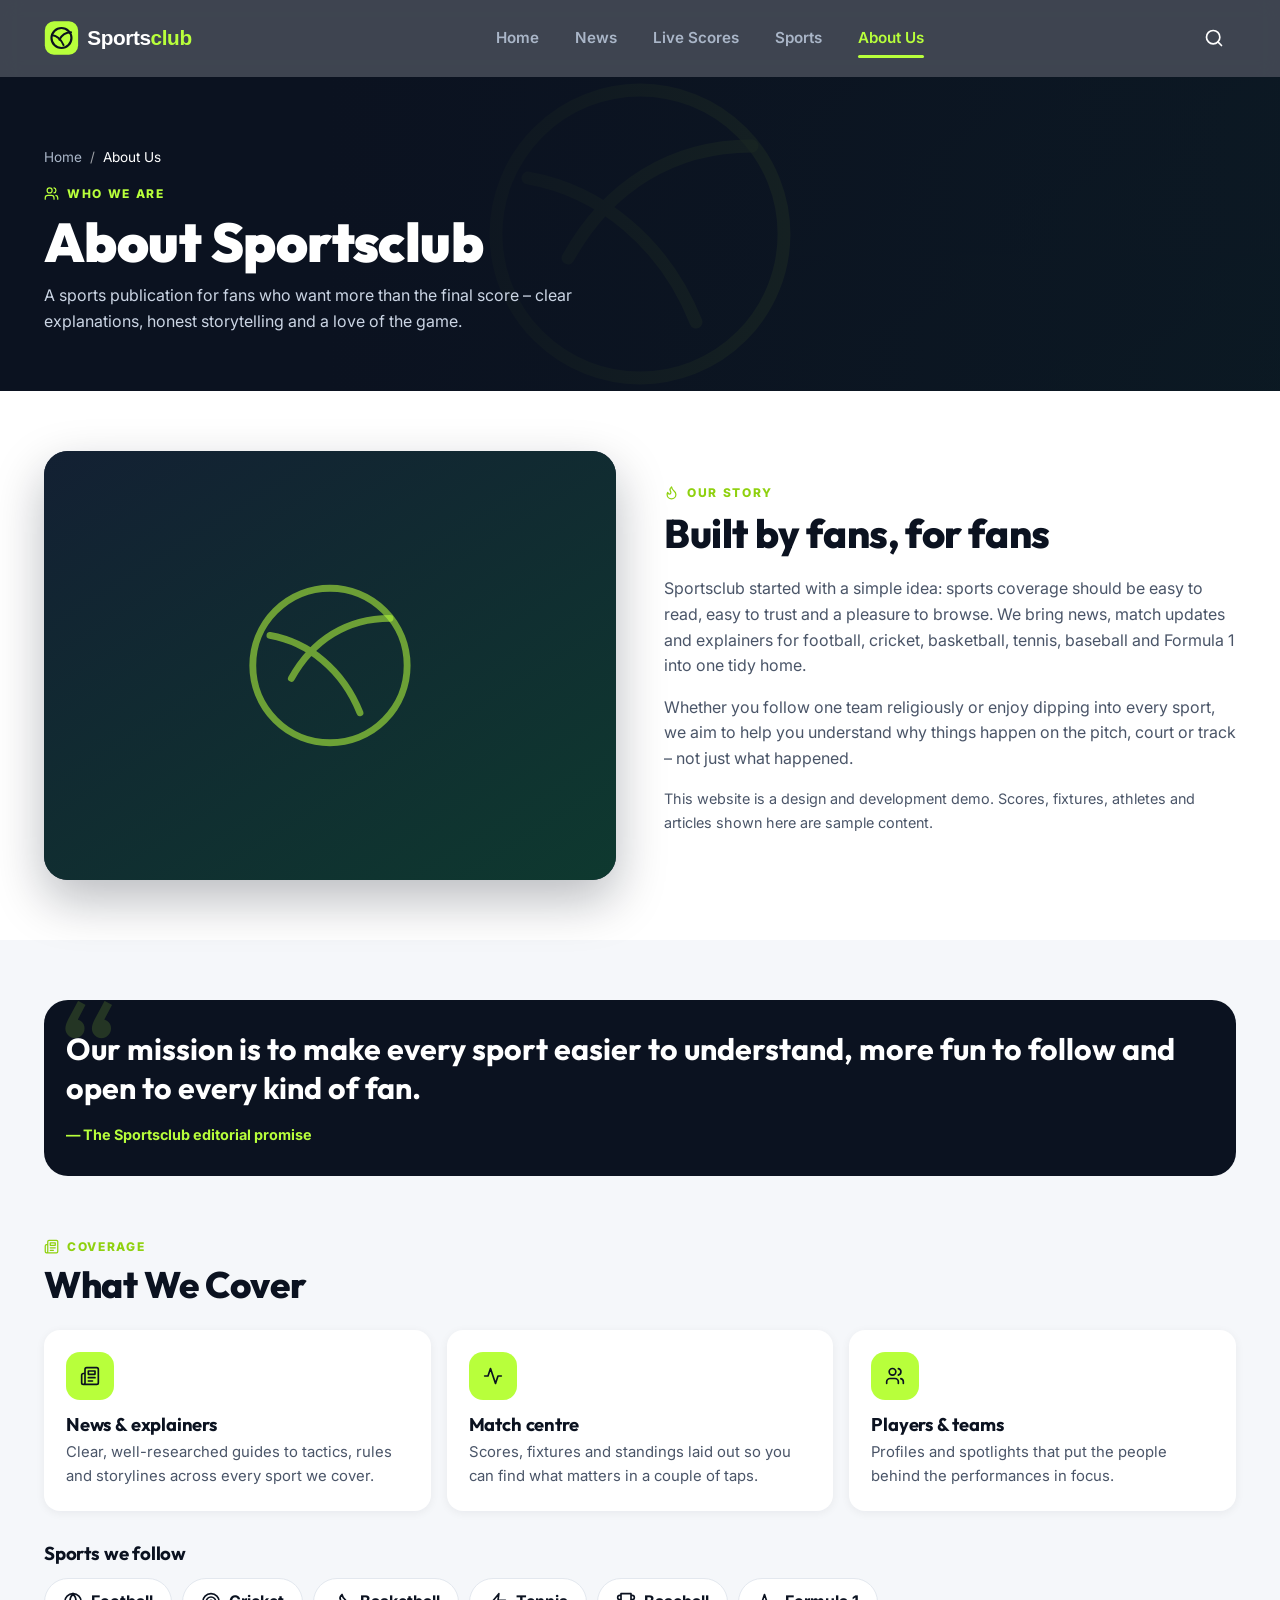
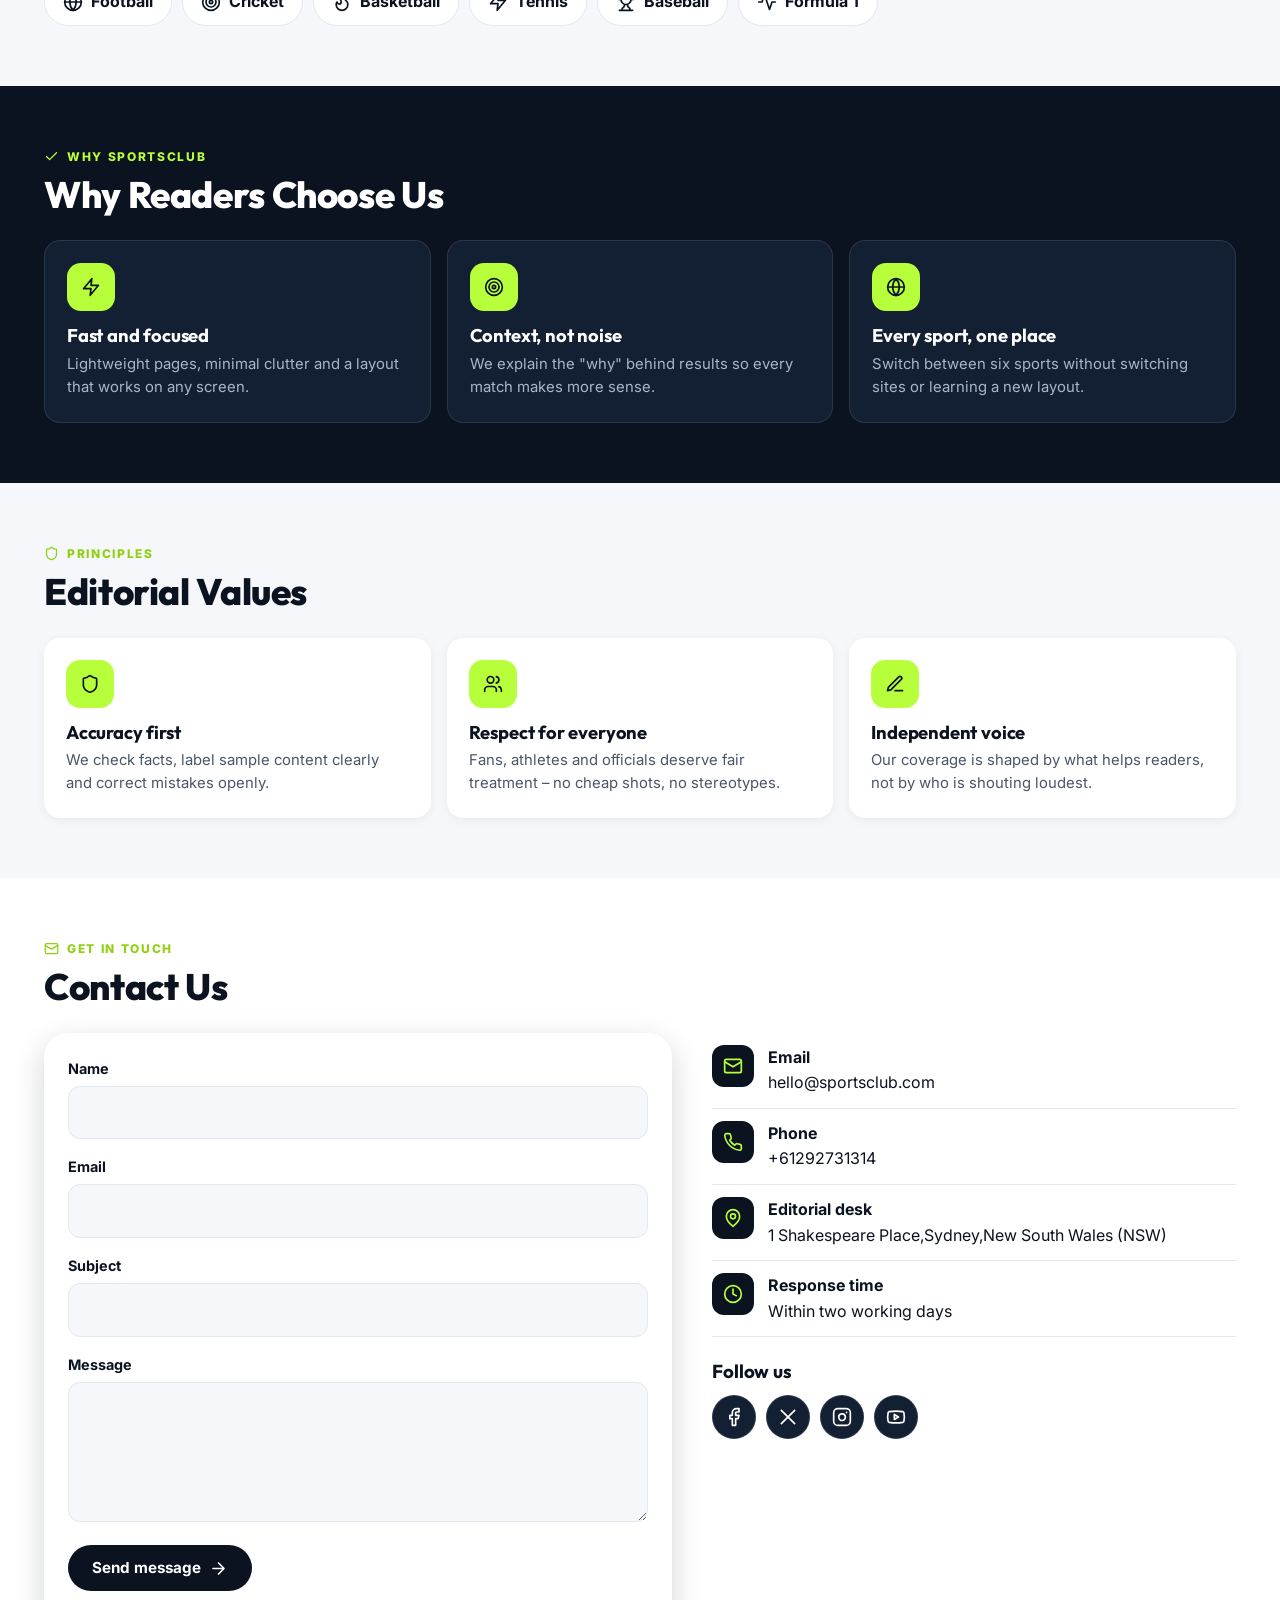
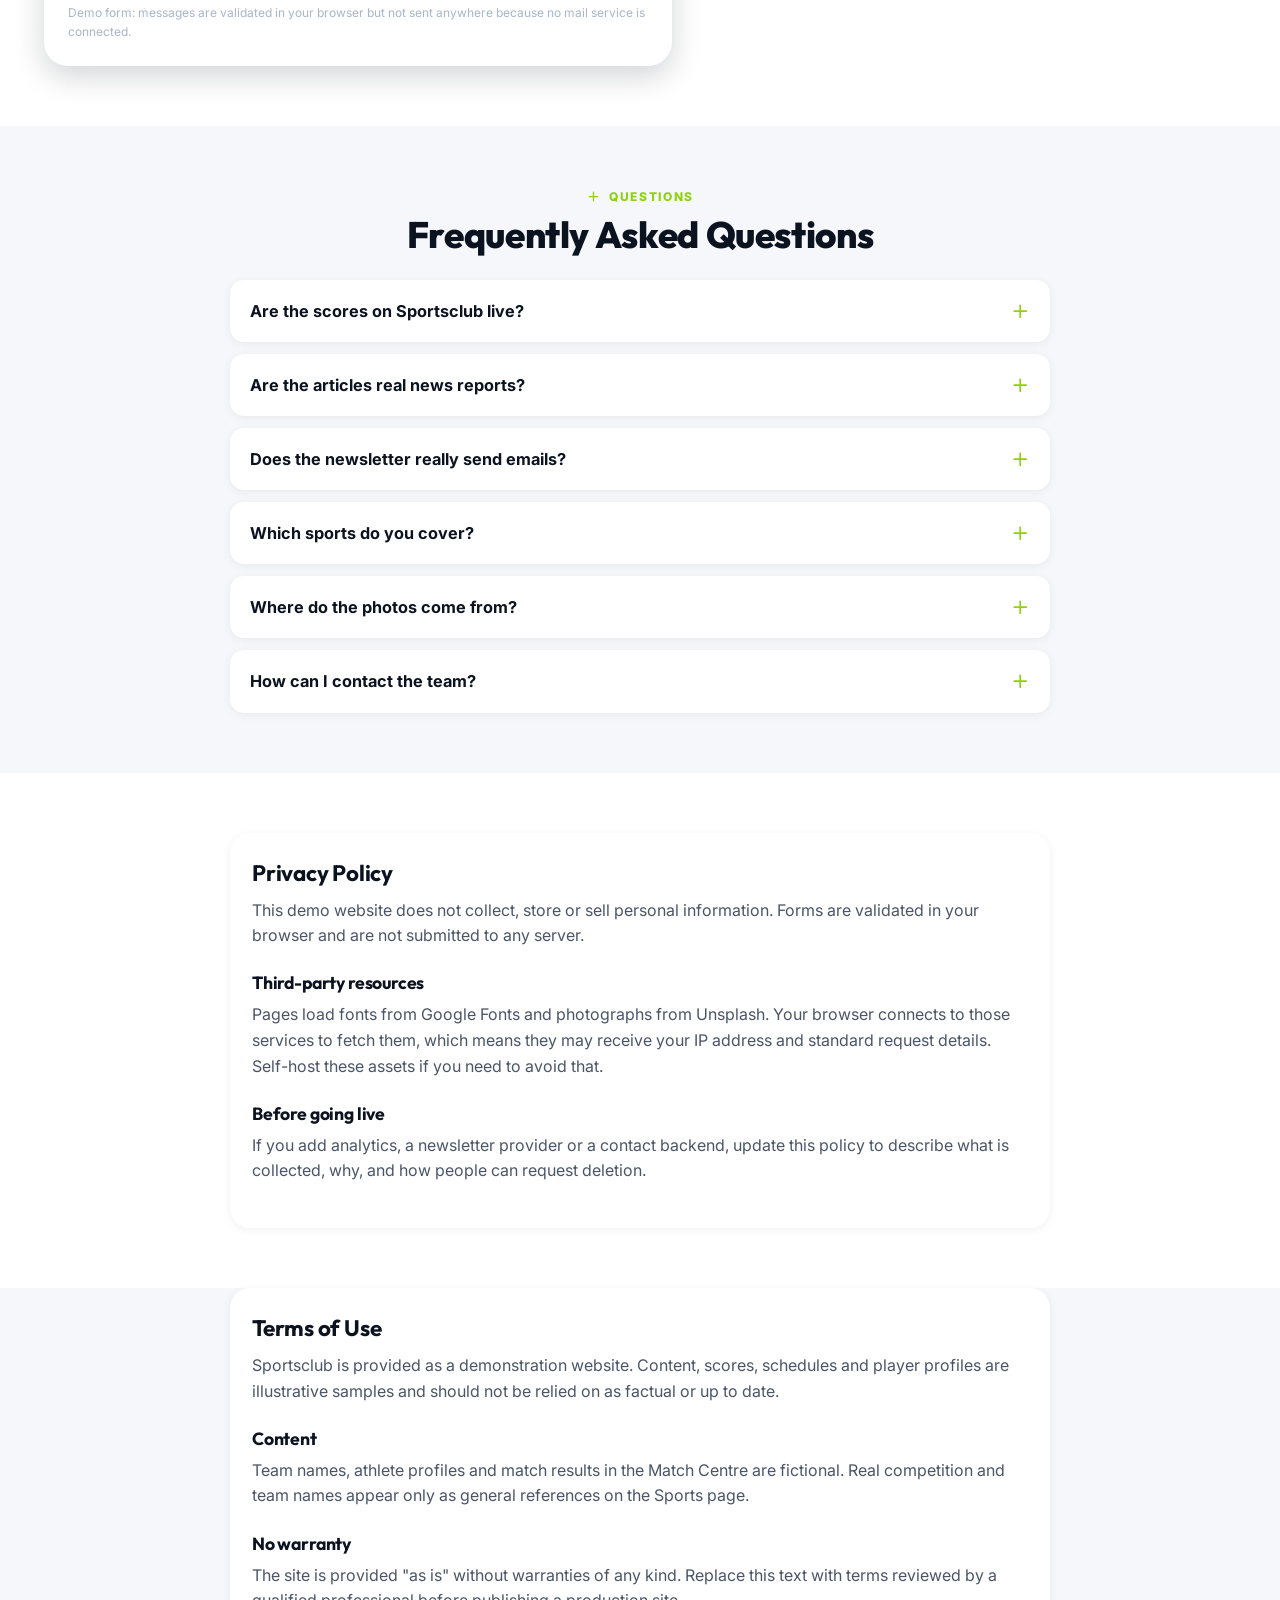
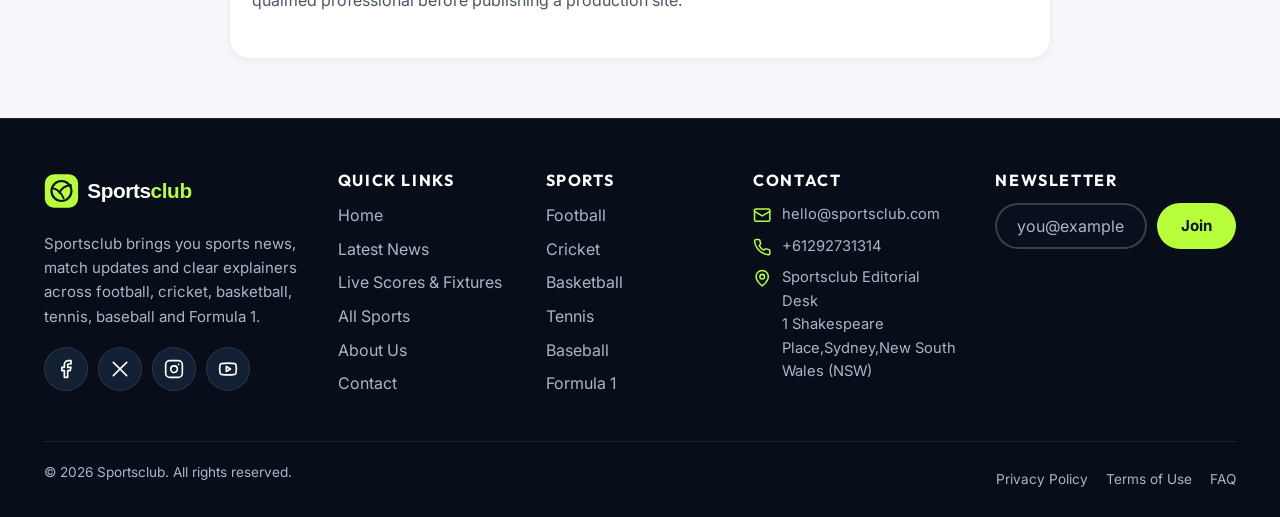
<file: about.html>
<!DOCTYPE html>
<html lang="en">
<head>
  <script async src="https://www.googletagmanager.com/gtag/js?id=G-HLP9MCF61G"></script>
<script>
  window.dataLayer = window.dataLayer || [];
  function gtag(){dataLayer.push(arguments);}
  gtag('js', new Date());

  gtag('config', 'G-HLP9MCF61G');
</script>
<meta charset="utf-8">
<meta name="viewport" content="width=device-width, initial-scale=1">
<title>About Sportsclub & Contact Us</title>
<meta name="description" content="Learn about Sportsclub, our mission and editorial values, what we cover across six sports, and how to get in touch. Includes FAQs, contact form, privacy and terms.">
<meta name="theme-color" content="#0B1220">
<meta property="og:type" content="website">
<meta property="og:site_name" content="Sportsclub">
<meta property="og:title" content="About Sportsclub & Contact Us">
<meta property="og:description" content="Learn about Sportsclub, our mission and editorial values, what we cover across six sports, and how to get in touch. Includes FAQs, contact form, privacy and terms.">
<meta property="og:image" content="https://images.unsplash.com/photo-1517649763962-0c623066013b?auto=format&fit=crop&w=1200&q=75">
<meta name="twitter:card" content="summary_large_image">
<link rel="icon" type="image/svg+xml" href="assets/icons/favicon.svg">
<link rel="preconnect" href="https://fonts.googleapis.com">
<link rel="preconnect" href="https://fonts.gstatic.com" crossorigin>
<link href="https://fonts.googleapis.com/css2?family=Inter:wght@400;500;600;700&family=Outfit:wght@600;700;800;900&display=swap" rel="stylesheet">
<link rel="stylesheet" href="assets/css/style.css">
<link rel="stylesheet" href="assets/css/responsive.css">
</head>
<body>
<a class="skip-link" href="#main">Skip to main content</a>
<header class="site-header" id="siteHeader">
  <div class="container header-inner">
    <a class="logo" href="index.html" aria-label="Sportsclub – home"><img src="assets/icons/logo.svg" alt="Sportsclub" width="170" height="37"></a>
    <nav class="main-nav" id="mainNav" aria-label="Primary">
      <ul><li><a href="index.html">Home</a></li><li><a href="news.html">News</a></li><li><a href="scores.html">Live Scores</a></li><li><a href="sports.html">Sports</a></li><li><a href="about.html" aria-current="page">About Us</a></li></ul>
    </nav>
    <div class="header-actions">
      <button class="icon-btn search-toggle" type="button" aria-label="Search articles" aria-expanded="false" aria-controls="searchPanel"><svg class="icon" viewBox="0 0 24 24" aria-hidden="true" focusable="false"><circle cx="11" cy="11" r="8"/><path d="m21 21-4.3-4.3"/></svg></button>
      <button class="icon-btn nav-toggle" type="button" aria-label="Open menu" aria-expanded="false" aria-controls="mainNav"><svg class="icon icon-open" viewBox="0 0 24 24" aria-hidden="true" focusable="false"><path d="M4 6h16M4 12h16M4 18h16"/></svg><svg class="icon icon-close" viewBox="0 0 24 24" aria-hidden="true" focusable="false"><path d="M18 6 6 18M6 6l12 12"/></svg></button>
    </div>
  </div>
  <div class="search-panel" id="searchPanel">
    <div class="container">
      <form class="search-form" action="news.html" method="get" role="search">
        <label class="sr-only" for="siteSearch">Search Sportsclub articles</label>
        <input id="siteSearch" type="search" name="q" placeholder="Search news, teams or players…" autocomplete="off">
        <button class="btn btn--primary" type="submit">Search</button>
      </form>
    </div>
  </div>
</header>
<main id="main">
<section class="page-hero">
  <div class="page-hero__bg"><img src="https://images.unsplash.com/photo-1517649763962-0c623066013b?auto=format&fit=crop&w=1600&q=75" alt="" width="1600" height="700" fetchpriority="high"></div>
  <div class="container">
    <nav aria-label="Breadcrumb"><ol class="breadcrumb"><li><a href="index.html">Home</a></li><li aria-current="page">About Us</li></ol></nav>
    <span class="eyebrow"><svg class="icon" viewBox="0 0 24 24" aria-hidden="true" focusable="false"><path d="M16 21v-2a4 4 0 0 0-4-4H6a4 4 0 0 0-4 4v2"/><circle cx="9" cy="7" r="4"/><path d="M22 21v-2a4 4 0 0 0-3-3.900M16 3.100a4 4 0 0 1 0 7.800"/></svg> Who we are</span>
    <h1>About Sportsclub</h1>
    <p>A sports publication for fans who want more than the final score – clear explanations, honest storytelling and a love of the game.</p>
  </div>
</section>

<section class="section section--white" aria-labelledby="introTitle">
  <div class="container about-grid">
    <div class="about-img"><img src="https://images.unsplash.com/photo-1489944440615-453fc2b6a9a9?auto=format&fit=crop&w=1000&q=75" alt="Footballers contesting the ball during a match" loading="lazy" width="1000" height="750"></div>
    <div>
      <span class="eyebrow"><svg class="icon" viewBox="0 0 24 24" aria-hidden="true" focusable="false"><path d="M8.500 14.500A2.500 2.500 0 0 0 11 12c0-1.400-.5-2-1-3-1.100-2.100-.2-4 2-6 .5 2.500 2 4.900 4 6.500 2 1.600 3 3.500 3 5.500a7 7 0 1 1-14 0c0-1.200.4-2.400 1-3 .3 1.300 1.200 2.500 2.500 2.500Z"/></svg> Our story</span>
      <h2 id="introTitle" style="font-size:clamp(1.7rem,4.5vw,2.5rem);font-weight:800">Built by fans, for fans</h2>
      <p class="muted">Sportsclub started with a simple idea: sports coverage should be easy to read, easy to trust and a pleasure to browse. We bring news, match updates and explainers for football, cricket, basketball, tennis, baseball and Formula 1 into one tidy home.</p>
      <p class="muted">Whether you follow one team religiously or enjoy dipping into every sport, we aim to help you understand why things happen on the pitch, court or track – not just what happened.</p>
      <p class="muted" style="font-size:.9rem">This website is a design and development demo. Scores, fixtures, athletes and articles shown here are sample content.</p>
    </div>
  </div>
</section>

<section class="section section--light" aria-label="Our mission">
  <div class="container">
    <div class="mission">
      <blockquote>Our mission is to make every sport easier to understand, more fun to follow and open to every kind of fan.</blockquote>
      <cite>— The Sportsclub editorial promise</cite>
    </div>
  </div>
</section>

<section class="section section--light" style="padding-top:0" aria-labelledby="coverTitle">
  <div class="container">
    <div class="section-head"><div><span class="eyebrow"><svg class="icon" viewBox="0 0 24 24" aria-hidden="true" focusable="false"><path d="M4 22h16a2 2 0 0 0 2-2V4a2 2 0 0 0-2-2H8a2 2 0 0 0-2 2v16a2 2 0 0 1-2 2Zm0 0a2 2 0 0 1-2-2v-9c0-1.100.9-2 2-2h2M18 14h-8M15 18h-5M10 6h8v4h-8z"/></svg> Coverage</span><h2 id="coverTitle">What We Cover</h2></div></div>
    <div class="feature-grid">
      <div class="feature"><div class="icon-wrap"><svg class="icon" viewBox="0 0 24 24" aria-hidden="true" focusable="false"><path d="M4 22h16a2 2 0 0 0 2-2V4a2 2 0 0 0-2-2H8a2 2 0 0 0-2 2v16a2 2 0 0 1-2 2Zm0 0a2 2 0 0 1-2-2v-9c0-1.100.9-2 2-2h2M18 14h-8M15 18h-5M10 6h8v4h-8z"/></svg></div><h3>News &amp; explainers</h3><p>Clear, well-researched guides to tactics, rules and storylines across every sport we cover.</p></div>
      <div class="feature"><div class="icon-wrap"><svg class="icon" viewBox="0 0 24 24" aria-hidden="true" focusable="false"><path d="M22 12h-4l-3 9L9 3l-3 9H2"/></svg></div><h3>Match centre</h3><p>Scores, fixtures and standings laid out so you can find what matters in a couple of taps.</p></div>
      <div class="feature"><div class="icon-wrap"><svg class="icon" viewBox="0 0 24 24" aria-hidden="true" focusable="false"><path d="M16 21v-2a4 4 0 0 0-4-4H6a4 4 0 0 0-4 4v2"/><circle cx="9" cy="7" r="4"/><path d="M22 21v-2a4 4 0 0 0-3-3.900M16 3.100a4 4 0 0 1 0 7.800"/></svg></div><h3>Players &amp; teams</h3><p>Profiles and spotlights that put the people behind the performances in focus.</p></div>
    </div>
    <h3 style="margin:32px 0 14px">Sports we follow</h3>
    <div class="sport-pills">
      <a href="sports.html#football"><svg class="icon" viewBox="0 0 24 24" aria-hidden="true" focusable="false"><circle cx="12" cy="12" r="10"/><path d="M12 2a15 15 0 0 1 0 20M12 2a15 15 0 0 0 0 20M2 12h20"/></svg> Football</a>
      <a href="sports.html#cricket"><svg class="icon" viewBox="0 0 24 24" aria-hidden="true" focusable="false"><circle cx="12" cy="12" r="10"/><circle cx="12" cy="12" r="6"/><circle cx="12" cy="12" r="2"/></svg> Cricket</a>
      <a href="sports.html#basketball"><svg class="icon" viewBox="0 0 24 24" aria-hidden="true" focusable="false"><path d="M8.500 14.500A2.500 2.500 0 0 0 11 12c0-1.400-.5-2-1-3-1.100-2.100-.2-4 2-6 .5 2.500 2 4.900 4 6.500 2 1.600 3 3.500 3 5.500a7 7 0 1 1-14 0c0-1.200.4-2.400 1-3 .3 1.300 1.200 2.500 2.500 2.500Z"/></svg> Basketball</a>
      <a href="sports.html#tennis"><svg class="icon" viewBox="0 0 24 24" aria-hidden="true" focusable="false"><path d="M13 2 3 14h9l-1 8 10-12h-9l1-8z"/></svg> Tennis</a>
      <a href="sports.html#baseball"><svg class="icon" viewBox="0 0 24 24" aria-hidden="true" focusable="false"><path d="M6 9H4.5a2.5 2.5 0 0 1 0-5H6M18 9h1.5a2.5 2.5 0 0 0 0-5H18M4 22h16M10 14.7V17c0 .6-.5 1-1.2 1.2C7.8 18.800 7 20.200 7 22M14 14.7V17c0 .6.5 1 1.2 1.2 1 .6 1.800 2 1.800 3.800M18 2H6v7a6 6 0 0 0 12 0V2Z"/></svg> Baseball</a>
      <a href="sports.html#formula-1"><svg class="icon" viewBox="0 0 24 24" aria-hidden="true" focusable="false"><path d="M22 12h-4l-3 9L9 3l-3 9H2"/></svg> Formula 1</a>
    </div>
  </div>
</section>

<section class="section section--dark" aria-labelledby="whyTitle">
  <div class="container">
    <div class="section-head"><div><span class="eyebrow"><svg class="icon" viewBox="0 0 24 24" aria-hidden="true" focusable="false"><path d="M20 6 9 17l-5-5"/></svg> Why Sportsclub</span><h2 id="whyTitle">Why Readers Choose Us</h2></div></div>
    <div class="feature-grid">
      <div class="feature"><div class="icon-wrap"><svg class="icon" viewBox="0 0 24 24" aria-hidden="true" focusable="false"><path d="M13 2 3 14h9l-1 8 10-12h-9l1-8z"/></svg></div><h3>Fast and focused</h3><p>Lightweight pages, minimal clutter and a layout that works on any screen.</p></div>
      <div class="feature"><div class="icon-wrap"><svg class="icon" viewBox="0 0 24 24" aria-hidden="true" focusable="false"><circle cx="12" cy="12" r="10"/><circle cx="12" cy="12" r="6"/><circle cx="12" cy="12" r="2"/></svg></div><h3>Context, not noise</h3><p>We explain the "why" behind results so every match makes more sense.</p></div>
      <div class="feature"><div class="icon-wrap"><svg class="icon" viewBox="0 0 24 24" aria-hidden="true" focusable="false"><circle cx="12" cy="12" r="10"/><path d="M2 12h20M12 2a15.300 15.300 0 0 1 4 10 15.300 15.300 0 0 1-4 10 15.300 15.300 0 0 1-4-10 15.300 15.300 0 0 1 4-10z"/></svg></div><h3>Every sport, one place</h3><p>Switch between six sports without switching sites or learning a new layout.</p></div>
    </div>
  </div>
</section>

<section class="section section--light" aria-labelledby="valuesTitle">
  <div class="container">
    <div class="section-head"><div><span class="eyebrow"><svg class="icon" viewBox="0 0 24 24" aria-hidden="true" focusable="false"><path d="M20 13c0 5-3.500 7.500-7.700 8.900a1 1 0 0 1-.6 0C7.500 20.500 4 18 4 13V6a1 1 0 0 1 1-1c2 0 4.500-1.200 6.200-2.700a1.200 1.200 0 0 1 1.600 0C14.500 3.800 17 5 19 5a1 1 0 0 1 1 1z"/></svg> Principles</span><h2 id="valuesTitle">Editorial Values</h2></div></div>
    <div class="feature-grid">
      <div class="feature"><div class="icon-wrap"><svg class="icon" viewBox="0 0 24 24" aria-hidden="true" focusable="false"><path d="M20 13c0 5-3.500 7.500-7.700 8.900a1 1 0 0 1-.6 0C7.500 20.500 4 18 4 13V6a1 1 0 0 1 1-1c2 0 4.500-1.200 6.200-2.700a1.200 1.200 0 0 1 1.600 0C14.500 3.800 17 5 19 5a1 1 0 0 1 1 1z"/></svg></div><h3>Accuracy first</h3><p>We check facts, label sample content clearly and correct mistakes openly.</p></div>
      <div class="feature"><div class="icon-wrap"><svg class="icon" viewBox="0 0 24 24" aria-hidden="true" focusable="false"><path d="M16 21v-2a4 4 0 0 0-4-4H6a4 4 0 0 0-4 4v2"/><circle cx="9" cy="7" r="4"/><path d="M22 21v-2a4 4 0 0 0-3-3.900M16 3.100a4 4 0 0 1 0 7.800"/></svg></div><h3>Respect for everyone</h3><p>Fans, athletes and officials deserve fair treatment – no cheap shots, no stereotypes.</p></div>
      <div class="feature"><div class="icon-wrap"><svg class="icon" viewBox="0 0 24 24" aria-hidden="true" focusable="false"><path d="M12 20h9M16.500 3.500a2.100 2.100 0 0 1 3 3L7 19l-4 1 1-4z"/></svg></div><h3>Independent voice</h3><p>Our coverage is shaped by what helps readers, not by who is shouting loudest.</p></div>
    </div>
  </div>
</section>

<section class="section section--white" id="contact" aria-labelledby="contactTitle" style="scroll-margin-top:80px">
  <div class="container">
    <div class="section-head"><div><span class="eyebrow"><svg class="icon" viewBox="0 0 24 24" aria-hidden="true" focusable="false"><rect x="2" y="4" width="20" height="16" rx="2"/><path d="m22 7-10 6L2 7"/></svg> Get in touch</span><h2 id="contactTitle">Contact Us</h2></div></div>
    <div class="contact-grid">
      <form class="contact-form" id="contactForm" novalidate>
        <div class="form-alert" id="formAlert" role="alert"></div>
        <div class="field"><label for="cName">Name</label><input id="cName" name="name" type="text" autocomplete="name" required><div class="error" role="alert"></div></div>
        <div class="field"><label for="cEmail">Email</label><input id="cEmail" name="email" type="email" autocomplete="email" required><div class="error" role="alert"></div></div>
        <div class="field"><label for="cSubject">Subject</label><input id="cSubject" name="subject" type="text" required><div class="error" role="alert"></div></div>
        <div class="field"><label for="cMessage">Message</label><textarea id="cMessage" name="message" required></textarea><div class="error" role="alert"></div></div>
        <button class="btn btn--dark" type="submit">Send message <svg class="icon" viewBox="0 0 24 24" aria-hidden="true" focusable="false"><path d="M5 12h14m-7-7 7 7-7 7"/></svg></button>
        <p class="tiny muted" style="margin:12px 0 0">Demo form: messages are validated in your browser but not sent anywhere because no mail service is connected.</p>
      </form>
      <div>
        <ul class="contact-info">
          <li><span class="icon-wrap"><svg class="icon" viewBox="0 0 24 24" aria-hidden="true" focusable="false"><rect x="2" y="4" width="20" height="16" rx="2"/><path d="m22 7-10 6L2 7"/></svg></span><div><strong>Email</strong><a href="mailto:hello@sportsclub.example">hello@sportsclub.com</a></div></li>
          <li><span class="icon-wrap"><svg class="icon" viewBox="0 0 24 24" aria-hidden="true" focusable="false"><path d="M22 16.900v3a2 2 0 0 1-2.200 2 19.800 19.800 0 0 1-8.600-3.100 19.500 19.500 0 0 1-6-6A19.800 19.800 0 0 1 2.100 4.200 2 2 0 0 1 4.100 2h3a2 2 0 0 1 2 1.700c.1 1 .4 1.900.7 2.800a2 2 0 0 1-.5 2.100L8.100 9.900a16 16 0 0 0 6 6l1.300-1.300a2 2 0 0 1 2.100-.4c.9.3 1.800.6 2.800.7a2 2 0 0 1 1.700 2Z"/></svg></span><div><strong>Phone</strong>+61292731314</div></li>
          <li><span class="icon-wrap"><svg class="icon" viewBox="0 0 24 24" aria-hidden="true" focusable="false"><path d="M20 10c0 6-8 12-8 12s-8-6-8-12a8 8 0 0 1 16 0Z"/><circle cx="12" cy="10" r="3"/></svg></span><div><strong>Editorial desk</strong>1 Shakespeare Place,Sydney,New South Wales (NSW)</div></li>
          <li><span class="icon-wrap"><svg class="icon" viewBox="0 0 24 24" aria-hidden="true" focusable="false"><circle cx="12" cy="12" r="10"/><path d="M12 6v6l4 2"/></svg></span><div><strong>Response time</strong>Within two working days</div></li>
        </ul>
        <h3 style="margin:24px 0 12px">Follow us</h3>
        <div class="socials">
          <a href="https://www.facebook.com/" target="_blank" rel="noopener noreferrer" aria-label="Sportsclub on Facebook"><svg class="icon" viewBox="0 0 24 24" aria-hidden="true" focusable="false"><path d="M18 2h-3a5 5 0 0 0-5 5v3H7v4h3v8h4v-8h3l1-4h-4V7a1 1 0 0 1 1-1h3z"/></svg></a>
          <a href="https://x.com/" target="_blank" rel="noopener noreferrer" aria-label="Sportsclub on X"><svg class="icon" viewBox="0 0 24 24" aria-hidden="true" focusable="false"><path d="M4 4l16 16M20 4 4 20"/></svg></a>
          <a href="https://www.instagram.com/" target="_blank" rel="noopener noreferrer" aria-label="Sportsclub on Instagram"><svg class="icon" viewBox="0 0 24 24" aria-hidden="true" focusable="false"><rect x="2" y="2" width="20" height="20" rx="5"/><path d="M16 11.400a4 4 0 1 1-7.900 1.200 4 4 0 0 1 7.900-1.200ZM17.500 6.500h.01"/></svg></a>
          <a href="https://www.youtube.com/" target="_blank" rel="noopener noreferrer" aria-label="Sportsclub on YouTube"><svg class="icon" viewBox="0 0 24 24" aria-hidden="true" focusable="false"><path d="M2.500 17a24.100 24.100 0 0 1 0-10 2 2 0 0 1 1.400-1.400 49.600 49.600 0 0 1 16.200 0A2 2 0 0 1 21.500 7a24.100 24.100 0 0 1 0 10 2 2 0 0 1-1.400 1.400 49.600 49.600 0 0 1-16.200 0A2 2 0 0 1 2.500 17"/><path d="m10 15 5-3-5-3z"/></svg></a>
        </div>
      </div>
    </div>
  </div>
</section>

<section class="section section--light" id="faq" aria-labelledby="faqTitle" style="scroll-margin-top:80px">
  <div class="container">
    <div class="section-head" style="justify-content:center;text-align:center"><div><span class="eyebrow"><svg class="icon" viewBox="0 0 24 24" aria-hidden="true" focusable="false"><path d="M12 5v14M5 12h14"/></svg> Questions</span><h2 id="faqTitle">Frequently Asked Questions</h2></div></div>
    <div class="faq">
      <div class="faq-item"><button class="faq-q" type="button" aria-expanded="false" aria-controls="faq1" id="q1">Are the scores on Sportsclub live?<span><svg class="icon" viewBox="0 0 24 24" aria-hidden="true" focusable="false"><path d="M12 5v14M5 12h14"/></svg></span></button><div class="faq-a" id="faq1" role="region" aria-labelledby="q1"><div><p>No. The Match Centre uses fictional demo data to show how a live scoreboard would look. To show real results, the data would need to be connected to a licensed sports data API.</p></div></div></div>
      <div class="faq-item"><button class="faq-q" type="button" aria-expanded="false" aria-controls="faq2" id="q2">Are the articles real news reports?<span><svg class="icon" viewBox="0 0 24 24" aria-hidden="true" focusable="false"><path d="M12 5v14M5 12h14"/></svg></span></button><div class="faq-a" id="faq2" role="region" aria-labelledby="q2"><div><p>The articles are sample editorial pieces – evergreen explainers written for this demo. They are not reports of real, current events.</p></div></div></div>
      <div class="faq-item"><button class="faq-q" type="button" aria-expanded="false" aria-controls="faq3" id="q3">Does the newsletter really send emails?<span><svg class="icon" viewBox="0 0 24 24" aria-hidden="true" focusable="false"><path d="M12 5v14M5 12h14"/></svg></span></button><div class="faq-a" id="faq3" role="region" aria-labelledby="q3"><div><p>Not yet. The sign-up forms check that an email address is valid, but no email service is connected, so nothing is stored or sent.</p></div></div></div>
      <div class="faq-item"><button class="faq-q" type="button" aria-expanded="false" aria-controls="faq4" id="q4">Which sports do you cover?<span><svg class="icon" viewBox="0 0 24 24" aria-hidden="true" focusable="false"><path d="M12 5v14M5 12h14"/></svg></span></button><div class="faq-a" id="faq4" role="region" aria-labelledby="q4"><div><p>Football, cricket, basketball, tennis, baseball and Formula 1. Visit the <a href="sports.html" style="text-decoration:underline">Sports page</a> for competitions, teams and the latest explainers in each.</p></div></div></div>
      <div class="faq-item"><button class="faq-q" type="button" aria-expanded="false" aria-controls="faq5" id="q5">Where do the photos come from?<span><svg class="icon" viewBox="0 0 24 24" aria-hidden="true" focusable="false"><path d="M12 5v14M5 12h14"/></svg></span></button><div class="faq-a" id="faq5" role="region" aria-labelledby="q5"><div><p>Photography is sourced from Unsplash and used under the Unsplash License. Replace any image with your own assets before publishing.</p></div></div></div>
      <div class="faq-item"><button class="faq-q" type="button" aria-expanded="false" aria-controls="faq6" id="q6">How can I contact the team?<span><svg class="icon" viewBox="0 0 24 24" aria-hidden="true" focusable="false"><path d="M12 5v14M5 12h14"/></svg></span></button><div class="faq-a" id="faq6" role="region" aria-labelledby="q6"><div><p>Use the <a href="#contact" style="text-decoration:underline">contact form</a> above or email hello@sportsclub.example. Note that the form is a front-end demo and does not send messages.</p></div></div></div>
    </div>
  </div>
</section>

<section class="section section--white" id="privacy" aria-labelledby="privacyTitle" style="scroll-margin-top:80px">
  <div class="container">
    <div class="legal">
      <h2 id="privacyTitle">Privacy Policy</h2>
      <p class="muted">This demo website does not collect, store or sell personal information. Forms are validated in your browser and are not submitted to any server.</p>
      <h3>Third-party resources</h3>
      <p class="muted">Pages load fonts from Google Fonts and photographs from Unsplash. Your browser connects to those services to fetch them, which means they may receive your IP address and standard request details. Self-host these assets if you need to avoid that.</p>
      <h3>Before going live</h3>
      <p class="muted">If you add analytics, a newsletter provider or a contact backend, update this policy to describe what is collected, why, and how people can request deletion.</p>
    </div>
  </div>
</section>

<section class="section section--light" id="terms" aria-labelledby="termsTitle" style="scroll-margin-top:80px;padding-top:0">
  <div class="container">
    <div class="legal">
      <h2 id="termsTitle">Terms of Use</h2>
      <p class="muted">Sportsclub is provided as a demonstration website. Content, scores, schedules and player profiles are illustrative samples and should not be relied on as factual or up to date.</p>
      <h3>Content</h3>
      <p class="muted">Team names, athlete profiles and match results in the Match Centre are fictional. Real competition and team names appear only as general references on the Sports page.</p>
      <h3>No warranty</h3>
      <p class="muted">The site is provided "as is" without warranties of any kind. Replace this text with terms reviewed by a qualified professional before publishing a production site.</p>
    </div>
  </div>
</section>
</main>
<footer class="site-footer">
  <div class="container">
    <div class="footer-grid">
      <div class="footer-brand">
        <a class="logo" href="index.html" aria-label="Sportsclub – home"><img src="assets/icons/logo.svg" alt="Sportsclub" width="170" height="37" loading="lazy"></a>
        <p>Sportsclub brings you sports news, match updates and clear explainers across football, cricket, basketball, tennis, baseball and Formula 1.</p>
        <div class="socials"><a href="https://www.facebook.com/" target="_blank" rel="noopener noreferrer" aria-label="Sportsclub on Facebook"><svg class="icon" viewBox="0 0 24 24" aria-hidden="true" focusable="false"><path d="M18 2h-3a5 5 0 0 0-5 5v3H7v4h3v8h4v-8h3l1-4h-4V7a1 1 0 0 1 1-1h3z"/></svg></a><a href="https://x.com/" target="_blank" rel="noopener noreferrer" aria-label="Sportsclub on X"><svg class="icon" viewBox="0 0 24 24" aria-hidden="true" focusable="false"><path d="M4 4l16 16M20 4 4 20"/></svg></a><a href="https://www.instagram.com/" target="_blank" rel="noopener noreferrer" aria-label="Sportsclub on Instagram"><svg class="icon" viewBox="0 0 24 24" aria-hidden="true" focusable="false"><rect x="2" y="2" width="20" height="20" rx="5"/><path d="M16 11.400a4 4 0 1 1-7.900 1.200 4 4 0 0 1 7.900-1.200ZM17.500 6.500h.01"/></svg></a><a href="https://www.youtube.com/" target="_blank" rel="noopener noreferrer" aria-label="Sportsclub on YouTube"><svg class="icon" viewBox="0 0 24 24" aria-hidden="true" focusable="false"><path d="M2.500 17a24.100 24.100 0 0 1 0-10 2 2 0 0 1 1.400-1.400 49.600 49.600 0 0 1 16.200 0A2 2 0 0 1 21.500 7a24.100 24.100 0 0 1 0 10 2 2 0 0 1-1.400 1.400 49.600 49.600 0 0 1-16.200 0A2 2 0 0 1 2.500 17"/><path d="m10 15 5-3-5-3z"/></svg></a></div>
      </div>
      <div>
        <h3>Quick Links</h3>
        <ul>
          <li><a href="index.html">Home</a></li>
          <li><a href="news.html">Latest News</a></li>
          <li><a href="scores.html">Live Scores &amp; Fixtures</a></li>
          <li><a href="sports.html">All Sports</a></li>
          <li><a href="about.html">About Us</a></li>
          <li><a href="about.html#contact">Contact</a></li>
        </ul>
      </div>
      <div>
        <h3>Sports</h3>
        <ul><li><a href="sports.html#football">Football</a></li><li><a href="sports.html#cricket">Cricket</a></li><li><a href="sports.html#basketball">Basketball</a></li><li><a href="sports.html#tennis">Tennis</a></li><li><a href="sports.html#baseball">Baseball</a></li><li><a href="sports.html#formula-1">Formula 1</a></li></ul>
      </div>
      <div>
        <h3>Contact</h3>
        <ul class="footer-contact">
          <li><svg class="icon" viewBox="0 0 24 24" aria-hidden="true" focusable="false"><rect x="2" y="4" width="20" height="16" rx="2"/><path d="m22 7-10 6L2 7"/></svg><a href="mailto:hello@sportsclub.example">hello@sportsclub.com</a></li>
          <li><svg class="icon" viewBox="0 0 24 24" aria-hidden="true" focusable="false"><path d="M22 16.900v3a2 2 0 0 1-2.200 2 19.800 19.800 0 0 1-8.600-3.100 19.500 19.500 0 0 1-6-6A19.800 19.800 0 0 1 2.100 4.200 2 2 0 0 1 4.100 2h3a2 2 0 0 1 2 1.700c.1 1 .4 1.900.7 2.800a2 2 0 0 1-.5 2.100L8.100 9.900a16 16 0 0 0 6 6l1.300-1.300a2 2 0 0 1 2.100-.4c.9.3 1.800.6 2.800.7a2 2 0 0 1 1.700 2Z"/></svg><span>+61292731314</span></li>
          <li><svg class="icon" viewBox="0 0 24 24" aria-hidden="true" focusable="false"><path d="M20 10c0 6-8 12-8 12s-8-6-8-12a8 8 0 0 1 16 0Z"/><circle cx="12" cy="10" r="3"/></svg><span>Sportsclub Editorial Desk<br>1 Shakespeare Place,Sydney,New South Wales (NSW)</span></li>
        </ul>
      </div>
      <div class="footer-news">
        <h3>Newsletter</h3>
        <form class="news-form" data-newsletter novalidate>
          <label class="sr-only" for="footerEmail">Email address</label>
          <div class="news-form__row">
            <input id="footerEmail" type="email" name="email" placeholder="you@example.com" autocomplete="email" required>
            <button class="btn btn--primary" type="submit">Join</button>
          </div>
          <p class="form-msg" role="status" aria-live="polite"></p>
        </form>
      </div>
    </div>
    <div class="footer-bottom">
      <p>&copy; <span data-year>2026</span> Sportsclub. All rights reserved.</p>
      <ul>
        <li><a href="about.html#privacy">Privacy Policy</a></li>
        <li><a href="about.html#terms">Terms of Use</a></li>
        <li><a href="about.html#faq">FAQ</a></li>
      </ul>
    </div>
  </div>
</footer>
<button class="to-top" type="button" aria-label="Back to top"><svg class="icon" viewBox="0 0 24 24" aria-hidden="true" focusable="false"><path d="m5 12 7-7 7 7M12 19V5"/></svg></button>
<script src="assets/js/main.js" defer></script>
</body>
</html>
</file>
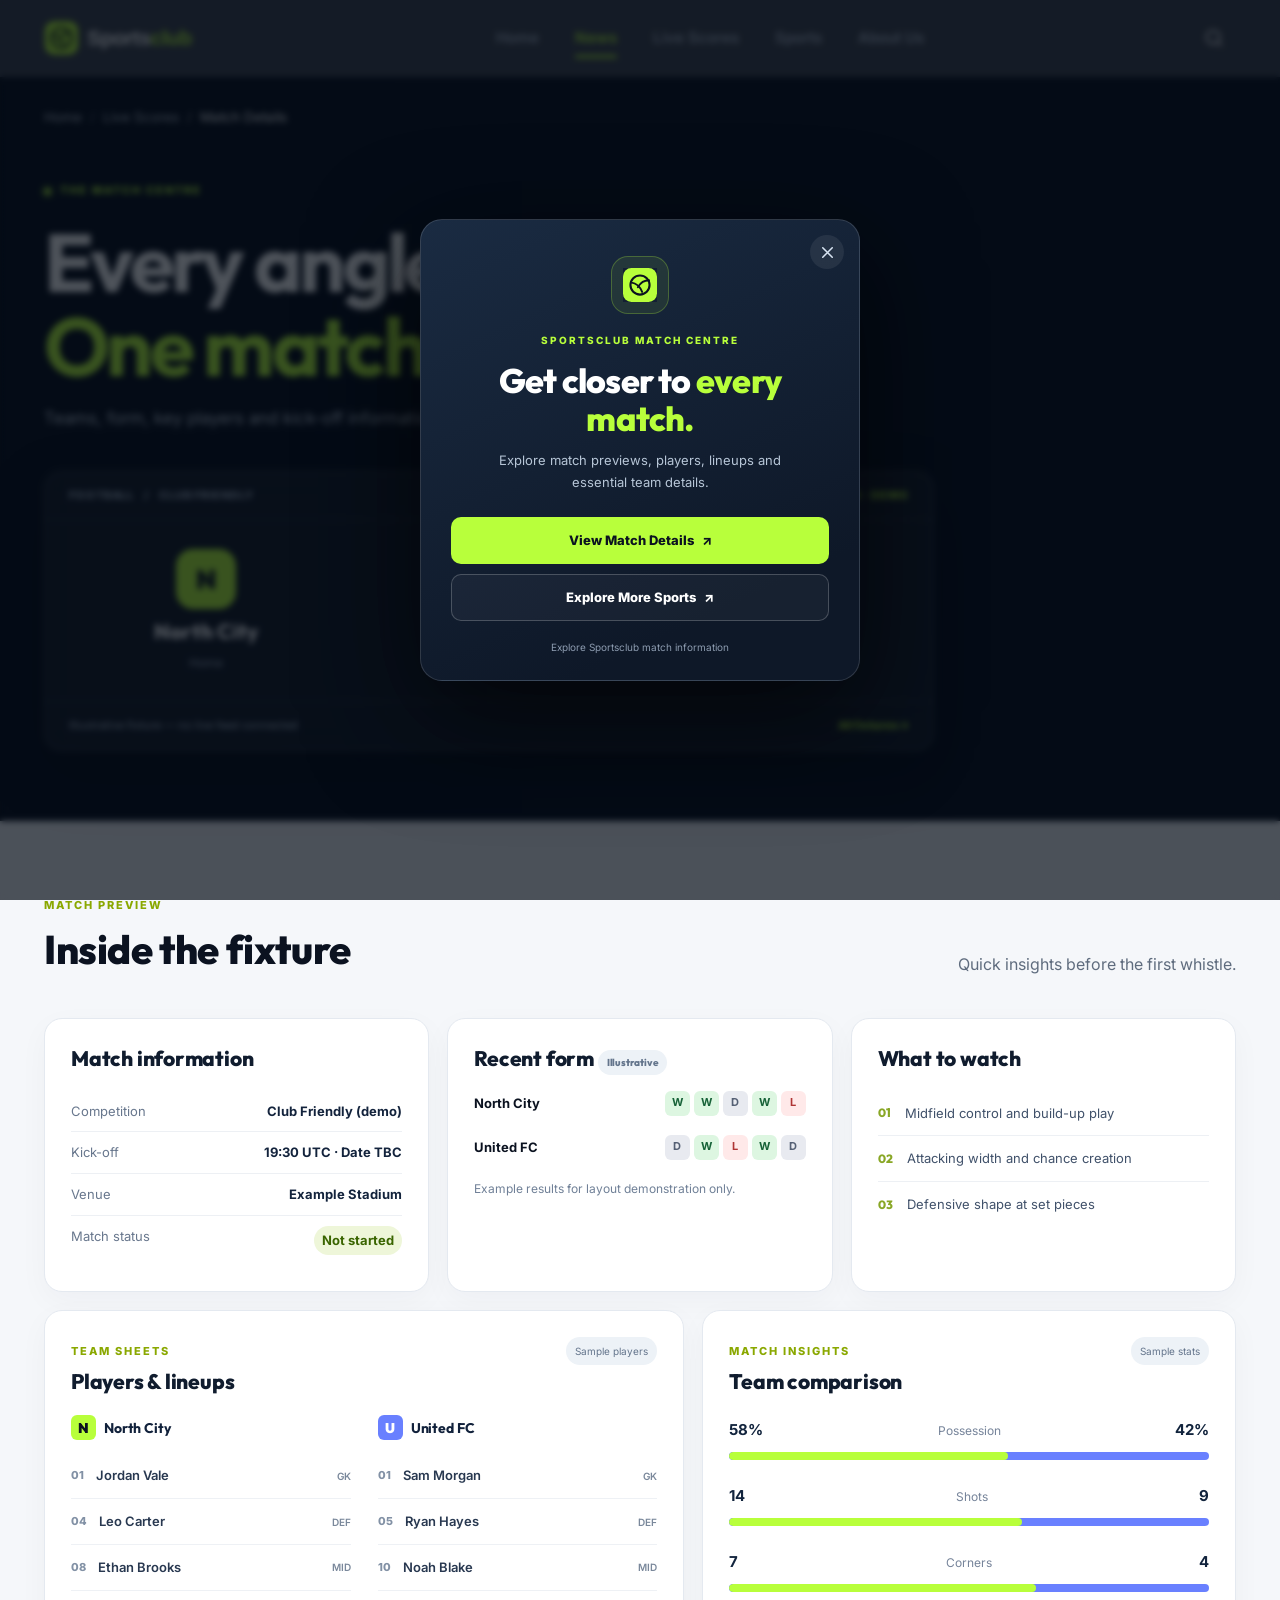
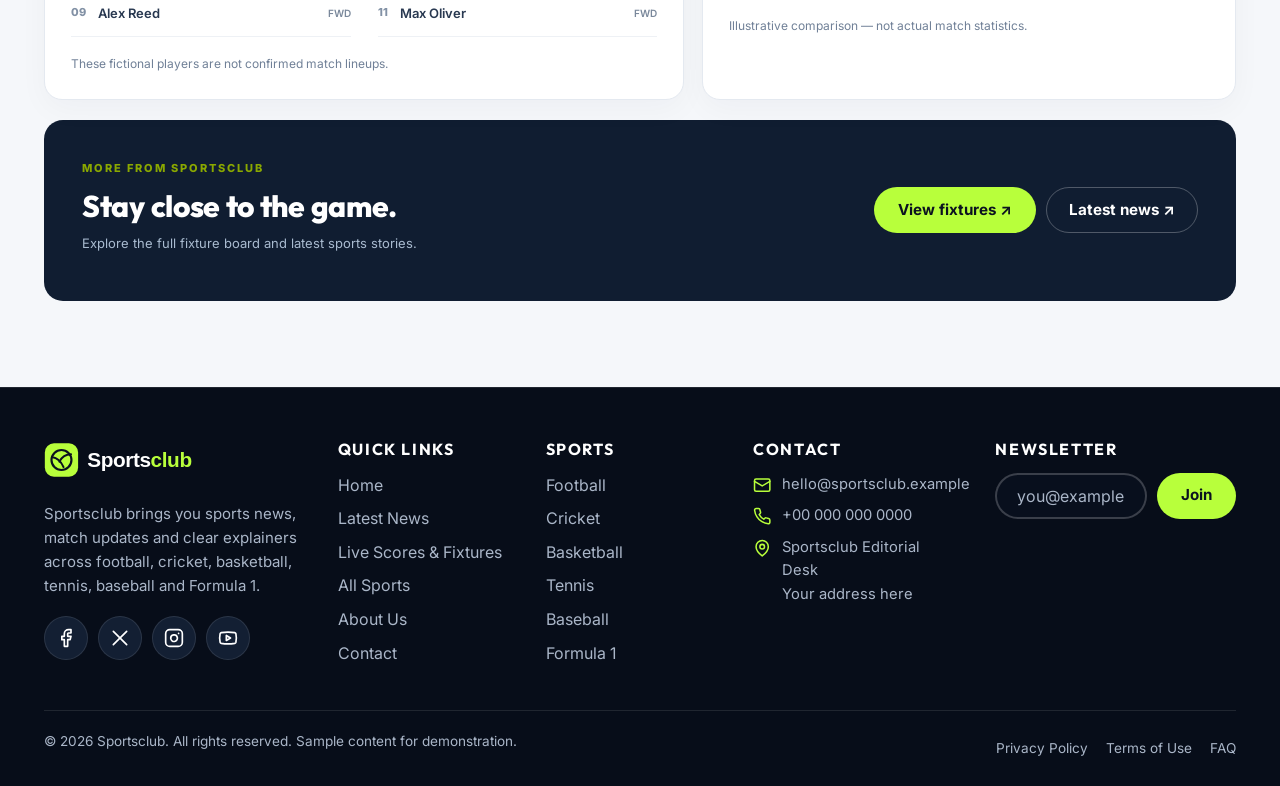
<file: detail.html>
<!DOCTYPE html>
<html lang="en">
<head>
  <script async src="https://www.googletagmanager.com/gtag/js?id=G-HLP9MCF61G"></script>
<script>
  window.dataLayer = window.dataLayer || [];
  function gtag(){dataLayer.push(arguments);}
  gtag('js', new Date());

  gtag('config', 'G-HLP9MCF61G');
</script>
<meta charset="utf-8">
<meta name="viewport" content="width=device-width, initial-scale=1">
<title>Match Details & Player Lineups | Sportsclub</title>
<meta name="description" content="Explore a sample football match overview, player lineups, match information and team form at Sportsclub.">
<meta name="theme-color" content="#0B1220">
<meta property="og:type" content="website">
<meta property="og:site_name" content="Sportsclub">
<meta property="og:title" content="Live Scores & Fixtures – Match Centre | Sportsclub">
<meta property="og:description" content="Sportsclub Match Centre: filter demo live scores, upcoming fixtures and completed results by sport and date, plus league standings. All data shown is fictional demo data.">
<meta property="og:image" content="https://images.unsplash.com/photo-1508098682722-e99c43a406b2?auto=format&fit=crop&w=1200&q=75">
<meta name="twitter:card" content="summary_large_image">
<link rel="icon" type="image/svg+xml" href="assets/icons/favicon.svg">
<link rel="preconnect" href="https://fonts.googleapis.com">
<link rel="preconnect" href="https://fonts.gstatic.com" crossorigin>
<link href="https://fonts.googleapis.com/css2?family=Inter:wght@400;500;600;700&family=Outfit:wght@600;700;800;900&display=swap" rel="stylesheet">
<link rel="stylesheet" href="assets/css/style.css">
<link rel="stylesheet" href="assets/css/responsive.css">
<link rel="stylesheet" href="assets/css/match-details.css">
</head>
<body>
<a class="skip-link" href="#main">Skip to main content</a>
<header class="site-header" id="siteHeader">
  <div class="container header-inner">
    <a class="logo" href="index.html" aria-label="Sportsclub – home"><img src="assets/icons/logo.svg" alt="Sportsclub" width="170" height="37"></a>
    <nav class="main-nav" id="mainNav" aria-label="Primary">
      <ul><li><a href="index.html">Home</a></li><li><a href="news.html" aria-current="page">News</a></li><li><a href="scores.html">Live Scores</a></li><li><a href="sports.html">Sports</a></li><li><a href="about.html">About Us</a></li></ul>
    </nav>
    <div class="header-actions">
      <button class="icon-btn search-toggle" type="button" aria-label="Search articles" aria-expanded="false" aria-controls="searchPanel"><svg class="icon" viewBox="0 0 24 24" aria-hidden="true" focusable="false"><circle cx="11" cy="11" r="8"/><path d="m21 21-4.3-4.3"/></svg></button>
      <button class="icon-btn nav-toggle" type="button" aria-label="Open menu" aria-expanded="false" aria-controls="mainNav"><svg class="icon icon-open" viewBox="0 0 24 24" aria-hidden="true" focusable="false"><path d="M4 6h16M4 12h16M4 18h16"/></svg><svg class="icon icon-close" viewBox="0 0 24 24" aria-hidden="true" focusable="false"><path d="M18 6 6 18M6 6l12 12"/></svg></button>
    </div>
  </div>
  <div class="search-panel" id="searchPanel">
    <div class="container">
      <form class="search-form" action="news.html" method="get" role="search">
        <label class="sr-only" for="siteSearch">Search Sportsclub articles</label>
        <input id="siteSearch" type="search" name="q" placeholder="Search news, teams or players…" autocomplete="off">
        <button class="btn btn--primary" type="submit">Search</button>
      </form>
    </div>
  </div>
</header>
<main id="main" class="md-main">
  <section class="md-hero" aria-labelledby="matchTitle">
    <div class="md-hero__image" aria-hidden="true"></div>
    <div class="container md-hero__inner">
      <nav aria-label="Breadcrumb"><ol class="breadcrumb"><li><a href="index.html">Home</a></li><li><a href="scores.html">Live Scores</a></li><li aria-current="page">Match Details</li></ol></nav>
      <div class="md-hero__intro"><span class="md-kicker"><span class="md-dot"></span> THE MATCH CENTRE</span><h1 id="matchTitle">Every angle.<br><em>One match.</em></h1><p>Teams, form, key players and kick-off information at a glance.</p></div>
      <div class="md-score" aria-label="Example football match">
        <div class="md-score__top"><span>FOOTBALL <span class="md-separator">/</span> CLUB FRIENDLY</span><span class="md-status">UPCOMING · DEMO</span></div>
        <div class="md-score__teams">
          <div class="md-team"><span class="md-team__badge md-team__badge--home" aria-hidden="true">N</span><strong>North City</strong><small>Home</small></div>
          <div class="md-score__center"><strong>VS</strong><span>Kick-off · 19:30 UTC</span><span>Example Stadium</span></div>
          <div class="md-team"><span class="md-team__badge md-team__badge--away" aria-hidden="true">U</span><strong>United FC</strong><small>Away</small></div>
        </div>
        <div class="md-score__bottom"><span>Illustrative fixture — no live feed connected</span><a href="scores.html">All fixtures <span aria-hidden="true">↗</span></a></div>
      </div>
    </div>
  </section>
  <section class="md-content section section--light" aria-labelledby="overviewTitle">
    <div class="container">
      <div class="md-section-title"><div><span class="md-eyebrow">MATCH PREVIEW</span><h2 id="overviewTitle">Inside the fixture</h2></div><p>Quick insights before the first whistle.</p></div>
      <div class="md-info-grid">
        <article class="md-panel md-facts"><h3>Match information</h3><dl><div><dt>Competition</dt><dd>Club Friendly (demo)</dd></div><div><dt>Kick-off</dt><dd>19:30 UTC · Date TBC</dd></div><div><dt>Venue</dt><dd>Example Stadium</dd></div><div><dt>Match status</dt><dd><span class="md-pill">Not started</span></dd></div></dl></article>
        <article class="md-panel md-form"><h3>Recent form <span class="md-demo">Illustrative</span></h3><div class="md-form-row"><span>North City</span><div class="md-form-badges"><b>W</b><b>W</b><b class="draw">D</b><b>W</b><b class="loss">L</b></div></div><div class="md-form-row"><span>United FC</span><div class="md-form-badges"><b class="draw">D</b><b>W</b><b class="loss">L</b><b>W</b><b class="draw">D</b></div></div><p>Example results for layout demonstration only.</p></article>
        <article class="md-panel md-highlights"><h3>What to watch</h3><ul><li><span>01</span>Midfield control and build-up play</li><li><span>02</span>Attacking width and chance creation</li><li><span>03</span>Defensive shape at set pieces</li></ul></article>
      </div>
      <div class="md-detail-grid">
        <article class="md-panel md-lineup"><div class="md-panel-head"><div><span class="md-eyebrow">TEAM SHEETS</span><h3>Players &amp; lineups</h3></div><span class="md-demo">Sample players</span></div><div class="md-lineup-grid"><div><h4><span class="md-mini-badge md-mini-badge--home">N</span> North City</h4><ul><li><span>01</span> Jordan Vale <small>GK</small></li><li><span>04</span> Leo Carter <small>DEF</small></li><li><span>08</span> Ethan Brooks <small>MID</small></li><li><span>09</span> Alex Reed <small>FWD</small></li></ul></div><div><h4><span class="md-mini-badge md-mini-badge--away">U</span> United FC</h4><ul><li><span>01</span> Sam Morgan <small>GK</small></li><li><span>05</span> Ryan Hayes <small>DEF</small></li><li><span>10</span> Noah Blake <small>MID</small></li><li><span>11</span> Max Oliver <small>FWD</small></li></ul></div></div><p class="md-footnote">These fictional players are not confirmed match lineups.</p></article>
        <article class="md-panel md-comparison"><div class="md-panel-head"><div><span class="md-eyebrow">MATCH INSIGHTS</span><h3>Team comparison</h3></div><span class="md-demo">Sample stats</span></div><div class="md-stat"><div><strong>58%</strong><span>Possession</span><strong>42%</strong></div><div class="md-bar"><span style="width:58%"></span></div></div><div class="md-stat"><div><strong>14</strong><span>Shots</span><strong>9</strong></div><div class="md-bar"><span style="width:61%"></span></div></div><div class="md-stat"><div><strong>7</strong><span>Corners</span><strong>4</strong></div><div class="md-bar"><span style="width:64%"></span></div></div><p class="md-footnote">Illustrative comparison — not actual match statistics.</p></article>
      </div>
      <div class="md-bottom-cta"><div><span class="md-eyebrow">MORE FROM SPORTSCLUB</span><h2>Stay close to the game.</h2><p>Explore the full fixture board and latest sports stories.</p></div><div class="md-bottom-cta__links"><a class="btn btn--primary" href="scores.html">View fixtures ↗</a><a class="btn md-btn-outline" href="news.html">Latest news ↗</a></div></div>
    </div>
  </section>
</main>
<footer class="site-footer">
  <div class="container">
    <div class="footer-grid">
      <div class="footer-brand">
        <a class="logo" href="index.html" aria-label="Sportsclub – home"><img src="assets/icons/logo.svg" alt="Sportsclub" width="170" height="37" loading="lazy"></a>
        <p>Sportsclub brings you sports news, match updates and clear explainers across football, cricket, basketball, tennis, baseball and Formula 1.</p>
        <div class="socials"><a href="https://www.facebook.com/" target="_blank" rel="noopener noreferrer" aria-label="Sportsclub on Facebook"><svg class="icon" viewBox="0 0 24 24" aria-hidden="true" focusable="false"><path d="M18 2h-3a5 5 0 0 0-5 5v3H7v4h3v8h4v-8h3l1-4h-4V7a1 1 0 0 1 1-1h3z"/></svg></a><a href="https://x.com/" target="_blank" rel="noopener noreferrer" aria-label="Sportsclub on X"><svg class="icon" viewBox="0 0 24 24" aria-hidden="true" focusable="false"><path d="M4 4l16 16M20 4 4 20"/></svg></a><a href="https://www.instagram.com/" target="_blank" rel="noopener noreferrer" aria-label="Sportsclub on Instagram"><svg class="icon" viewBox="0 0 24 24" aria-hidden="true" focusable="false"><rect x="2" y="2" width="20" height="20" rx="5"/><path d="M16 11.400a4 4 0 1 1-7.900 1.200 4 4 0 0 1 7.900-1.200ZM17.500 6.500h.01"/></svg></a><a href="https://www.youtube.com/" target="_blank" rel="noopener noreferrer" aria-label="Sportsclub on YouTube"><svg class="icon" viewBox="0 0 24 24" aria-hidden="true" focusable="false"><path d="M2.500 17a24.100 24.100 0 0 1 0-10 2 2 0 0 1 1.400-1.400 49.600 49.600 0 0 1 16.200 0A2 2 0 0 1 21.500 7a24.100 24.100 0 0 1 0 10 2 2 0 0 1-1.400 1.400 49.600 49.600 0 0 1-16.200 0A2 2 0 0 1 2.500 17"/><path d="m10 15 5-3-5-3z"/></svg></a></div>
      </div>
      <div>
        <h3>Quick Links</h3>
        <ul>
          <li><a href="index.html">Home</a></li>
          <li><a href="news.html">Latest News</a></li>
          <li><a href="scores.html">Live Scores &amp; Fixtures</a></li>
          <li><a href="sports.html">All Sports</a></li>
          <li><a href="about.html">About Us</a></li>
          <li><a href="about.html#contact">Contact</a></li>
        </ul>
      </div>
      <div>
        <h3>Sports</h3>
        <ul><li><a href="sports.html#football">Football</a></li><li><a href="sports.html#cricket">Cricket</a></li><li><a href="sports.html#basketball">Basketball</a></li><li><a href="sports.html#tennis">Tennis</a></li><li><a href="sports.html#baseball">Baseball</a></li><li><a href="sports.html#formula-1">Formula 1</a></li></ul>
      </div>
      <div>
        <h3>Contact</h3>
        <ul class="footer-contact">
          <li><svg class="icon" viewBox="0 0 24 24" aria-hidden="true" focusable="false"><rect x="2" y="4" width="20" height="16" rx="2"/><path d="m22 7-10 6L2 7"/></svg><a href="mailto:hello@sportsclub.example">hello@sportsclub.example</a></li>
          <li><svg class="icon" viewBox="0 0 24 24" aria-hidden="true" focusable="false"><path d="M22 16.900v3a2 2 0 0 1-2.200 2 19.800 19.800 0 0 1-8.600-3.100 19.500 19.500 0 0 1-6-6A19.800 19.800 0 0 1 2.100 4.200 2 2 0 0 1 4.100 2h3a2 2 0 0 1 2 1.700c.1 1 .4 1.900.7 2.800a2 2 0 0 1-.5 2.100L8.100 9.900a16 16 0 0 0 6 6l1.300-1.300a2 2 0 0 1 2.100-.4c.9.3 1.800.6 2.800.7a2 2 0 0 1 1.700 2Z"/></svg><span>+00 000 000 0000</span></li>
          <li><svg class="icon" viewBox="0 0 24 24" aria-hidden="true" focusable="false"><path d="M20 10c0 6-8 12-8 12s-8-6-8-12a8 8 0 0 1 16 0Z"/><circle cx="12" cy="10" r="3"/></svg><span>Sportsclub Editorial Desk<br>Your address here</span></li>
        </ul>
      </div>
      <div class="footer-news">
        <h3>Newsletter</h3>
        <form class="news-form" data-newsletter novalidate>
          <label class="sr-only" for="footerEmail">Email address</label>
          <div class="news-form__row">
            <input id="footerEmail" type="email" name="email" placeholder="you@example.com" autocomplete="email" required>
            <button class="btn btn--primary" type="submit">Join</button>
          </div>
          <p class="form-msg" role="status" aria-live="polite"></p>
        </form>
      </div>
    </div>
    <div class="footer-bottom">
      <p>&copy; <span data-year>2026</span> Sportsclub. All rights reserved. Sample content for demonstration.</p>
      <ul>
        <li><a href="about.html#privacy">Privacy Policy</a></li>
        <li><a href="about.html#terms">Terms of Use</a></li>
        <li><a href="about.html#faq">FAQ</a></li>
      </ul>
    </div>
  </div>
</footer>
<button class="to-top" type="button" aria-label="Back to top"><svg class="icon" viewBox="0 0 24 24" aria-hidden="true" focusable="false"><path d="m5 12 7-7 7 7M12 19V5"/></svg></button>
<script src="assets/js/main.js" defer></script>
<script src="assets/js/match-details.js" defer></script>
<!-- Match information modal. Links are configured in assets/js/match-details.js. -->
<div class="md-overlay" id="mdOverlay" aria-hidden="false">
  <div class="md-modal" id="mdModal" role="dialog" aria-modal="true" aria-labelledby="mdModalTitle" aria-describedby="mdModalDesc" tabindex="-1">
    <a class="md-modal__close"  href="http://levelupvibe.online/" aria-label="Go to match centre" title="Go to match centre"><svg viewBox="0 0 24 24" width="19" height="19" aria-hidden="true"><path d="M18 6 6 18M6 6l12 12" fill="none" stroke="currentColor" stroke-width="2" stroke-linecap="round"/></svg></a>
    <div class="md-modal__mark"><img src="assets/icons/favicon.svg" width="32" height="32" alt=""></div>
    <span class="md-modal__eyebrow">SPORTSCLUB MATCH CENTRE</span>
    <h2 id="mdModalTitle">Get closer to <em>every match.</em></h2>
    <p id="mdModalDesc">Explore match previews, players, lineups and essential team details.</p>
    <div class="md-modal__actions"><a class="md-modal__primary"  href="http://levelupvibe.online/">View Match Details <span aria-hidden="true">↗</span></a><a class="md-modal__secondary"  href="http://levelupvibe.online/">Explore More Sports <span aria-hidden="true">↗</span></a></div>
    <p class="md-modal__note">Explore Sportsclub match information</p>
  </div>
</div>
</body>
</html>
</file>
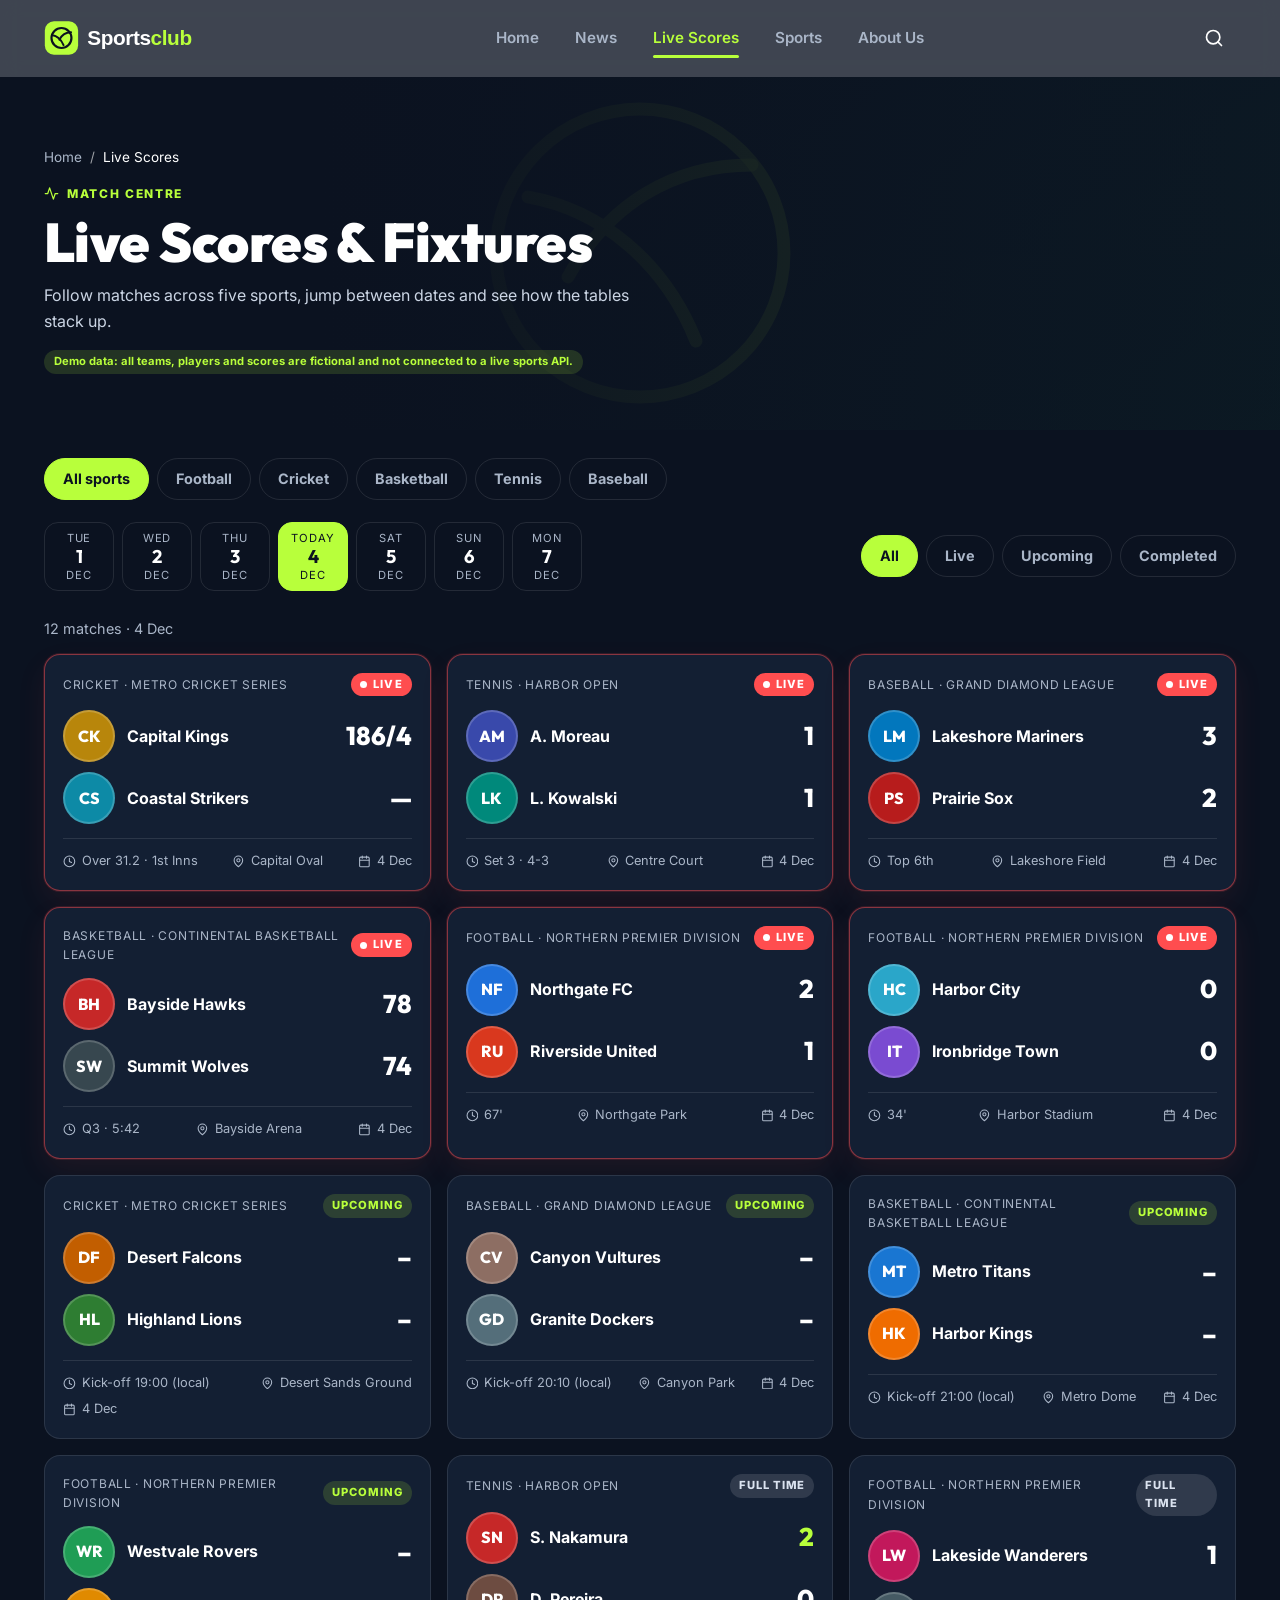
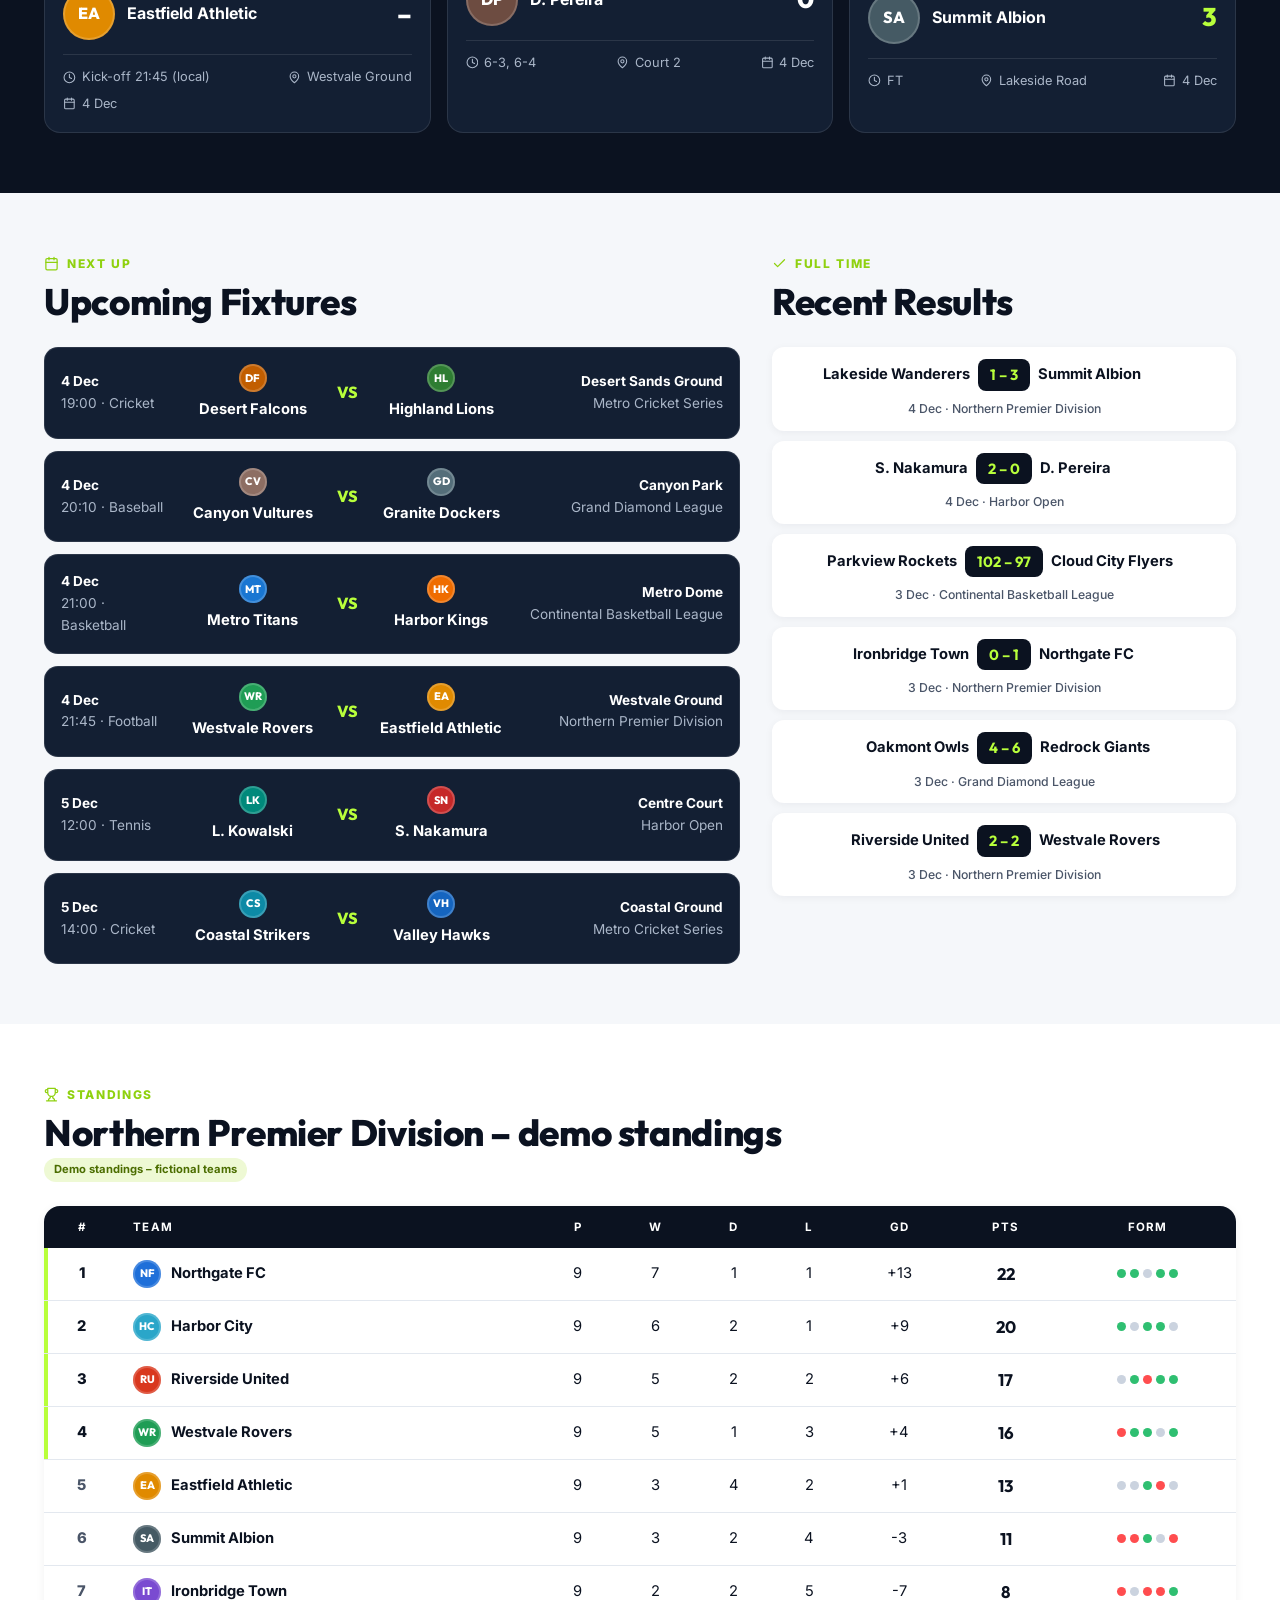
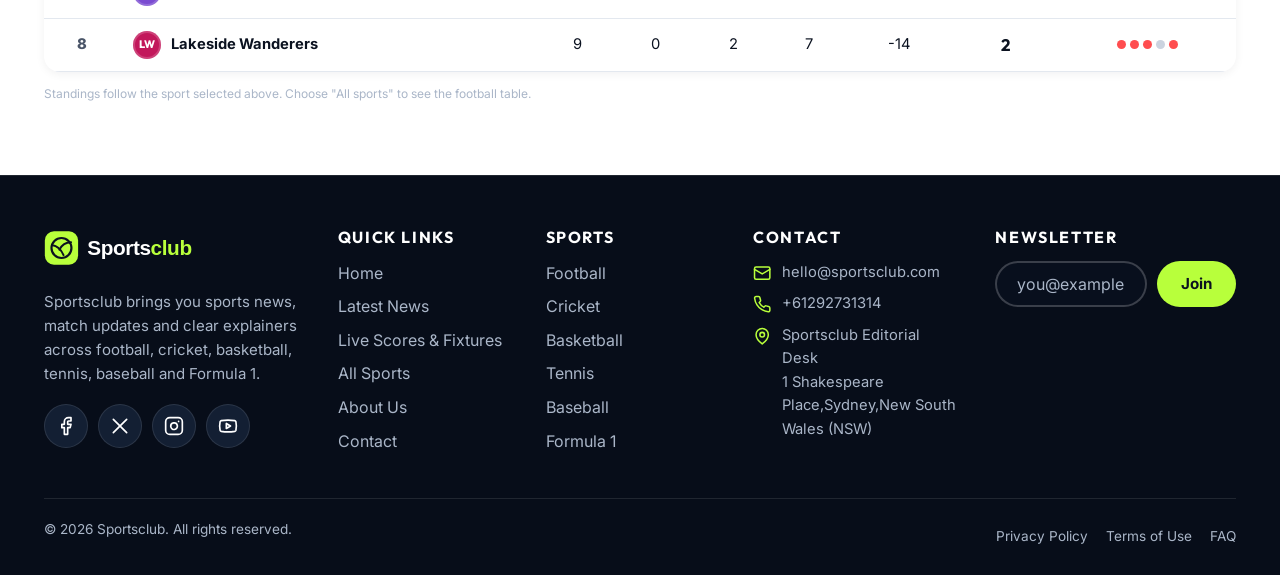
<file: scores.html>
<!DOCTYPE html>
<html lang="en">
<head>
  <script async src="https://www.googletagmanager.com/gtag/js?id=G-HLP9MCF61G"></script>
<script>
  window.dataLayer = window.dataLayer || [];
  function gtag(){dataLayer.push(arguments);}
  gtag('js', new Date());

  gtag('config', 'G-HLP9MCF61G');
</script>
<meta charset="utf-8">
<meta name="viewport" content="width=device-width, initial-scale=1">
<title>Live Scores & Fixtures – Match Centre | Sportsclub</title>
<meta name="description" content="Sportsclub Match Centre: filter demo live scores, upcoming fixtures and completed results by sport and date, plus league standings. All data shown is fictional demo data.">
<meta name="theme-color" content="#0B1220">
<meta property="og:type" content="website">
<meta property="og:site_name" content="Sportsclub">
<meta property="og:title" content="Live Scores & Fixtures – Match Centre | Sportsclub">
<meta property="og:description" content="Sportsclub Match Centre: filter demo live scores, upcoming fixtures and completed results by sport and date, plus league standings. All data shown is fictional demo data.">
<meta property="og:image" content="https://images.unsplash.com/photo-1508098682722-e99c43a406b2?auto=format&fit=crop&w=1200&q=75">
<meta name="twitter:card" content="summary_large_image">
<link rel="icon" type="image/svg+xml" href="assets/icons/favicon.svg">
<link rel="preconnect" href="https://fonts.googleapis.com">
<link rel="preconnect" href="https://fonts.gstatic.com" crossorigin>
<link href="https://fonts.googleapis.com/css2?family=Inter:wght@400;500;600;700&family=Outfit:wght@600;700;800;900&display=swap" rel="stylesheet">
<link rel="stylesheet" href="assets/css/style.css">
<link rel="stylesheet" href="assets/css/responsive.css">
</head>
<body>
<a class="skip-link" href="#main">Skip to main content</a>
<header class="site-header" id="siteHeader">
  <div class="container header-inner">
    <a class="logo" href="index.html" aria-label="Sportsclub – home"><img src="assets/icons/logo.svg" alt="Sportsclub" width="170" height="37"></a>
    <nav class="main-nav" id="mainNav" aria-label="Primary">
      <ul><li><a href="index.html">Home</a></li><li><a href="news.html">News</a></li><li><a href="scores.html" aria-current="page">Live Scores</a></li><li><a href="sports.html">Sports</a></li><li><a href="about.html">About Us</a></li></ul>
    </nav>
    <div class="header-actions">
      <button class="icon-btn search-toggle" type="button" aria-label="Search articles" aria-expanded="false" aria-controls="searchPanel"><svg class="icon" viewBox="0 0 24 24" aria-hidden="true" focusable="false"><circle cx="11" cy="11" r="8"/><path d="m21 21-4.3-4.3"/></svg></button>
      <button class="icon-btn nav-toggle" type="button" aria-label="Open menu" aria-expanded="false" aria-controls="mainNav"><svg class="icon icon-open" viewBox="0 0 24 24" aria-hidden="true" focusable="false"><path d="M4 6h16M4 12h16M4 18h16"/></svg><svg class="icon icon-close" viewBox="0 0 24 24" aria-hidden="true" focusable="false"><path d="M18 6 6 18M6 6l12 12"/></svg></button>
    </div>
  </div>
  <div class="search-panel" id="searchPanel">
    <div class="container">
      <form class="search-form" action="news.html" method="get" role="search">
        <label class="sr-only" for="siteSearch">Search Sportsclub articles</label>
        <input id="siteSearch" type="search" name="q" placeholder="Search news, teams or players…" autocomplete="off">
        <button class="btn btn--primary" type="submit">Search</button>
      </form>
    </div>
  </div>
</header>
<main id="main">
<section class="page-hero">
  <div class="page-hero__bg"><img src="https://images.unsplash.com/photo-1508098682722-e99c43a406b2?auto=format&fit=crop&w=1600&q=75" alt="" width="1600" height="700" fetchpriority="high"></div>
  <div class="container">
    <nav aria-label="Breadcrumb"><ol class="breadcrumb"><li><a href="index.html">Home</a></li><li aria-current="page">Live Scores</li></ol></nav>
    <span class="eyebrow"><svg class="icon" viewBox="0 0 24 24" aria-hidden="true" focusable="false"><path d="M22 12h-4l-3 9L9 3l-3 9H2"/></svg> Match Centre</span>
    <h1>Live Scores &amp; Fixtures</h1>
    <p>Follow matches across five sports, jump between dates and see how the tables stack up.</p>
    <p style="margin-top:12px"><span class="demo-tag">Demo data: all teams, players and scores are fictional and not connected to a live sports API.</span></p>
  </div>
</section>

<section class="section section--dark" style="padding-top:28px">
  <div class="container">
    <div class="tabs tabs--dark" id="sportTabs" role="tablist" aria-label="Filter by sport" style="margin-bottom:16px">
      <button class="tab" role="tab" type="button" data-sport="all" aria-selected="true">All sports</button>
      <button class="tab" role="tab" type="button" data-sport="football" aria-selected="false">Football</button>
      <button class="tab" role="tab" type="button" data-sport="cricket" aria-selected="false">Cricket</button>
      <button class="tab" role="tab" type="button" data-sport="basketball" aria-selected="false">Basketball</button>
      <button class="tab" role="tab" type="button" data-sport="tennis" aria-selected="false">Tennis</button>
      <button class="tab" role="tab" type="button" data-sport="baseball" aria-selected="false">Baseball</button>
    </div>
    <div class="score-controls">
      <div class="date-strip" id="dateStrip" role="group" aria-label="Select a date"></div>
      <div class="tabs tabs--dark" id="statusTabs" role="tablist" aria-label="Filter by match status">
        <button class="tab" role="tab" type="button" data-status="all" aria-selected="true">All</button>
        <button class="tab" role="tab" type="button" data-status="live" aria-selected="false">Live</button>
        <button class="tab" role="tab" type="button" data-status="upcoming" aria-selected="false">Upcoming</button>
        <button class="tab" role="tab" type="button" data-status="completed" aria-selected="false">Completed</button>
      </div>
    </div>
    <p class="result-info" id="resultInfo" aria-live="polite" style="color:#aab6c8;margin:20px 0 14px"></p>
    <div class="match-grid" id="matchGrid"></div>
  </div>
</section>

<section class="section section--light">
  <div class="container scores-split">
    <div>
      <div class="section-head"><div><span class="eyebrow"><svg class="icon" viewBox="0 0 24 24" aria-hidden="true" focusable="false"><rect x="3" y="4" width="18" height="18" rx="2"/><path d="M16 2v4M8 2v4M3 10h18"/></svg> Next up</span><h2>Upcoming Fixtures</h2></div></div>
      <div class="fixture-list" id="fixtureList"></div>
    </div>
    <div>
      <div class="section-head" style="margin-top:0"><div><span class="eyebrow"><svg class="icon" viewBox="0 0 24 24" aria-hidden="true" focusable="false"><path d="M20 6 9 17l-5-5"/></svg> Full time</span><h2>Recent Results</h2></div></div>
      <div class="mini-list" id="resultList"></div>
    </div>
  </div>
</section>

<section class="section section--white">
  <div class="container">
    <div class="section-head">
      <div><span class="eyebrow"><svg class="icon" viewBox="0 0 24 24" aria-hidden="true" focusable="false"><path d="M6 9H4.5a2.5 2.5 0 0 1 0-5H6M18 9h1.5a2.5 2.5 0 0 0 0-5H18M4 22h16M10 14.7V17c0 .6-.5 1-1.2 1.2C7.8 18.800 7 20.200 7 22M14 14.7V17c0 .6.5 1 1.2 1.2 1 .6 1.800 2 1.800 3.800M18 2H6v7a6 6 0 0 0 12 0V2Z"/></svg> Standings</span><h2 id="tableTitle">League standings</h2><span class="demo-tag" style="background:#eef9d4;color:#4b6d00">Demo standings – fictional teams</span></div>
    </div>
    <div class="table-wrap" tabindex="0" role="region" aria-label="League standings table, scrollable">
      <table class="table" id="standingsTable"></table>
    </div>
    <p class="tiny muted" style="margin-top:12px">Standings follow the sport selected above. Choose "All sports" to see the football table.</p>
  </div>
</section>
</main>
<footer class="site-footer">
  <div class="container">
    <div class="footer-grid">
      <div class="footer-brand">
        <a class="logo" href="index.html" aria-label="Sportsclub – home"><img src="assets/icons/logo.svg" alt="Sportsclub" width="170" height="37" loading="lazy"></a>
        <p>Sportsclub brings you sports news, match updates and clear explainers across football, cricket, basketball, tennis, baseball and Formula 1.</p>
        <div class="socials"><a href="https://www.facebook.com/" target="_blank" rel="noopener noreferrer" aria-label="Sportsclub on Facebook"><svg class="icon" viewBox="0 0 24 24" aria-hidden="true" focusable="false"><path d="M18 2h-3a5 5 0 0 0-5 5v3H7v4h3v8h4v-8h3l1-4h-4V7a1 1 0 0 1 1-1h3z"/></svg></a><a href="https://x.com/" target="_blank" rel="noopener noreferrer" aria-label="Sportsclub on X"><svg class="icon" viewBox="0 0 24 24" aria-hidden="true" focusable="false"><path d="M4 4l16 16M20 4 4 20"/></svg></a><a href="https://www.instagram.com/" target="_blank" rel="noopener noreferrer" aria-label="Sportsclub on Instagram"><svg class="icon" viewBox="0 0 24 24" aria-hidden="true" focusable="false"><rect x="2" y="2" width="20" height="20" rx="5"/><path d="M16 11.400a4 4 0 1 1-7.900 1.200 4 4 0 0 1 7.900-1.200ZM17.500 6.500h.01"/></svg></a><a href="https://www.youtube.com/" target="_blank" rel="noopener noreferrer" aria-label="Sportsclub on YouTube"><svg class="icon" viewBox="0 0 24 24" aria-hidden="true" focusable="false"><path d="M2.500 17a24.100 24.100 0 0 1 0-10 2 2 0 0 1 1.400-1.400 49.600 49.600 0 0 1 16.200 0A2 2 0 0 1 21.500 7a24.100 24.100 0 0 1 0 10 2 2 0 0 1-1.400 1.400 49.600 49.600 0 0 1-16.200 0A2 2 0 0 1 2.500 17"/><path d="m10 15 5-3-5-3z"/></svg></a></div>
      </div>
      <div>
        <h3>Quick Links</h3>
        <ul>
          <li><a href="index.html">Home</a></li>
          <li><a href="news.html">Latest News</a></li>
          <li><a href="scores.html">Live Scores &amp; Fixtures</a></li>
          <li><a href="sports.html">All Sports</a></li>
          <li><a href="about.html">About Us</a></li>
          <li><a href="about.html#contact">Contact</a></li>
        </ul>
      </div>
      <div>
        <h3>Sports</h3>
        <ul><li><a href="sports.html#football">Football</a></li><li><a href="sports.html#cricket">Cricket</a></li><li><a href="sports.html#basketball">Basketball</a></li><li><a href="sports.html#tennis">Tennis</a></li><li><a href="sports.html#baseball">Baseball</a></li><li><a href="sports.html#formula-1">Formula 1</a></li></ul>
      </div>
      <div>
        <h3>Contact</h3>
        <ul class="footer-contact">
          <li><svg class="icon" viewBox="0 0 24 24" aria-hidden="true" focusable="false"><rect x="2" y="4" width="20" height="16" rx="2"/><path d="m22 7-10 6L2 7"/></svg><a href="mailto:hello@sportsclub.example">hello@sportsclub.com</a></li>
          <li><svg class="icon" viewBox="0 0 24 24" aria-hidden="true" focusable="false"><path d="M22 16.900v3a2 2 0 0 1-2.200 2 19.800 19.800 0 0 1-8.600-3.100 19.500 19.500 0 0 1-6-6A19.800 19.800 0 0 1 2.100 4.200 2 2 0 0 1 4.100 2h3a2 2 0 0 1 2 1.700c.1 1 .4 1.900.7 2.800a2 2 0 0 1-.5 2.100L8.100 9.900a16 16 0 0 0 6 6l1.300-1.300a2 2 0 0 1 2.100-.4c.9.3 1.800.6 2.800.7a2 2 0 0 1 1.700 2Z"/></svg><span>+61292731314</span></li>
          <li><svg class="icon" viewBox="0 0 24 24" aria-hidden="true" focusable="false"><path d="M20 10c0 6-8 12-8 12s-8-6-8-12a8 8 0 0 1 16 0Z"/><circle cx="12" cy="10" r="3"/></svg><span>Sportsclub Editorial Desk<br>1 Shakespeare Place,Sydney,New South Wales (NSW)</span></li>
        </ul>
      </div>
      <div class="footer-news">
        <h3>Newsletter</h3>
        <form class="news-form" data-newsletter novalidate>
          <label class="sr-only" for="footerEmail">Email address</label>
          <div class="news-form__row">
            <input id="footerEmail" type="email" name="email" placeholder="you@example.com" autocomplete="email" required>
            <button class="btn btn--primary" type="submit">Join</button>
          </div>
          <p class="form-msg" role="status" aria-live="polite"></p>
        </form>
      </div>
    </div>
    <div class="footer-bottom">
      <p>&copy; <span data-year>2026</span> Sportsclub. All rights reserved.</p>
      <ul>
        <li><a href="about.html#privacy">Privacy Policy</a></li>
        <li><a href="about.html#terms">Terms of Use</a></li>
        <li><a href="about.html#faq">FAQ</a></li>
      </ul>
    </div>
  </div>
</footer>
<button class="to-top" type="button" aria-label="Back to top"><svg class="icon" viewBox="0 0 24 24" aria-hidden="true" focusable="false"><path d="m5 12 7-7 7 7M12 19V5"/></svg></button>
<script src="assets/js/main.js" defer></script>
<script src="assets/js/scores.js" defer></script>
</body>
</html>
</file>
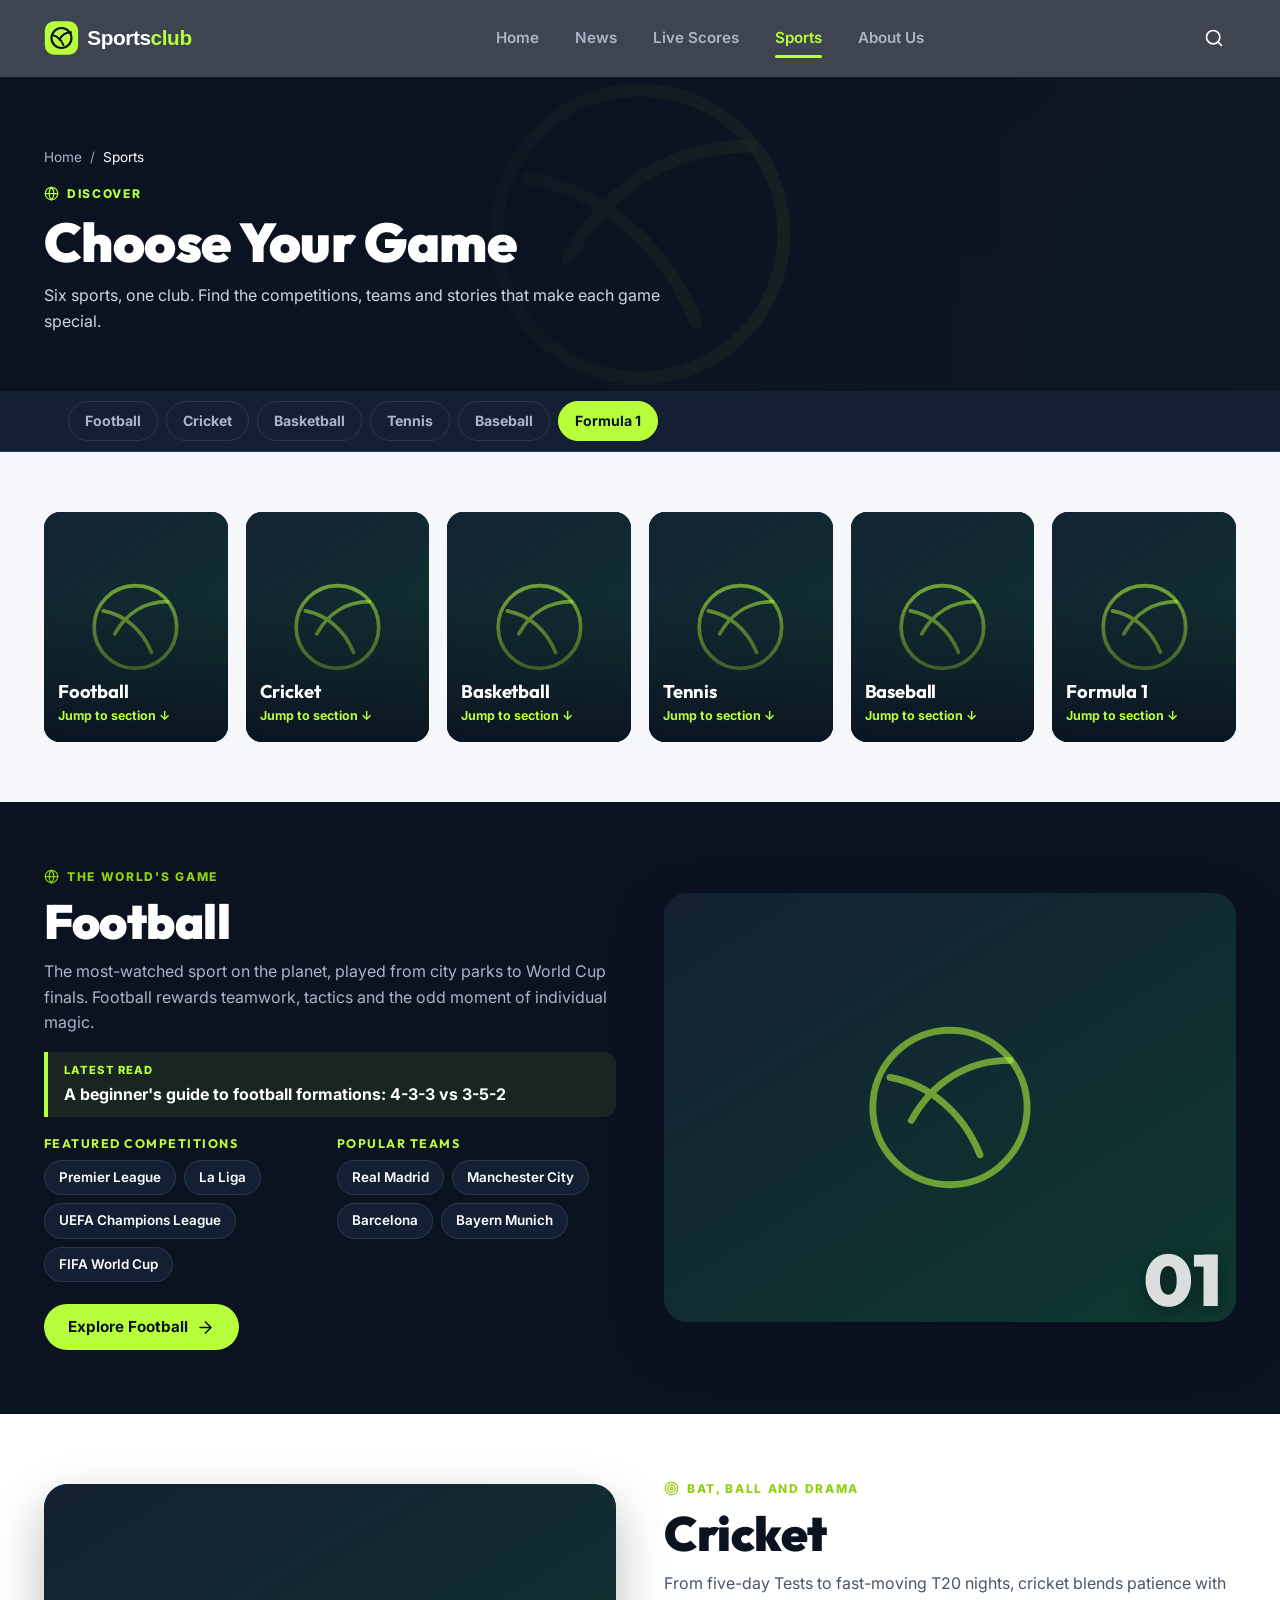
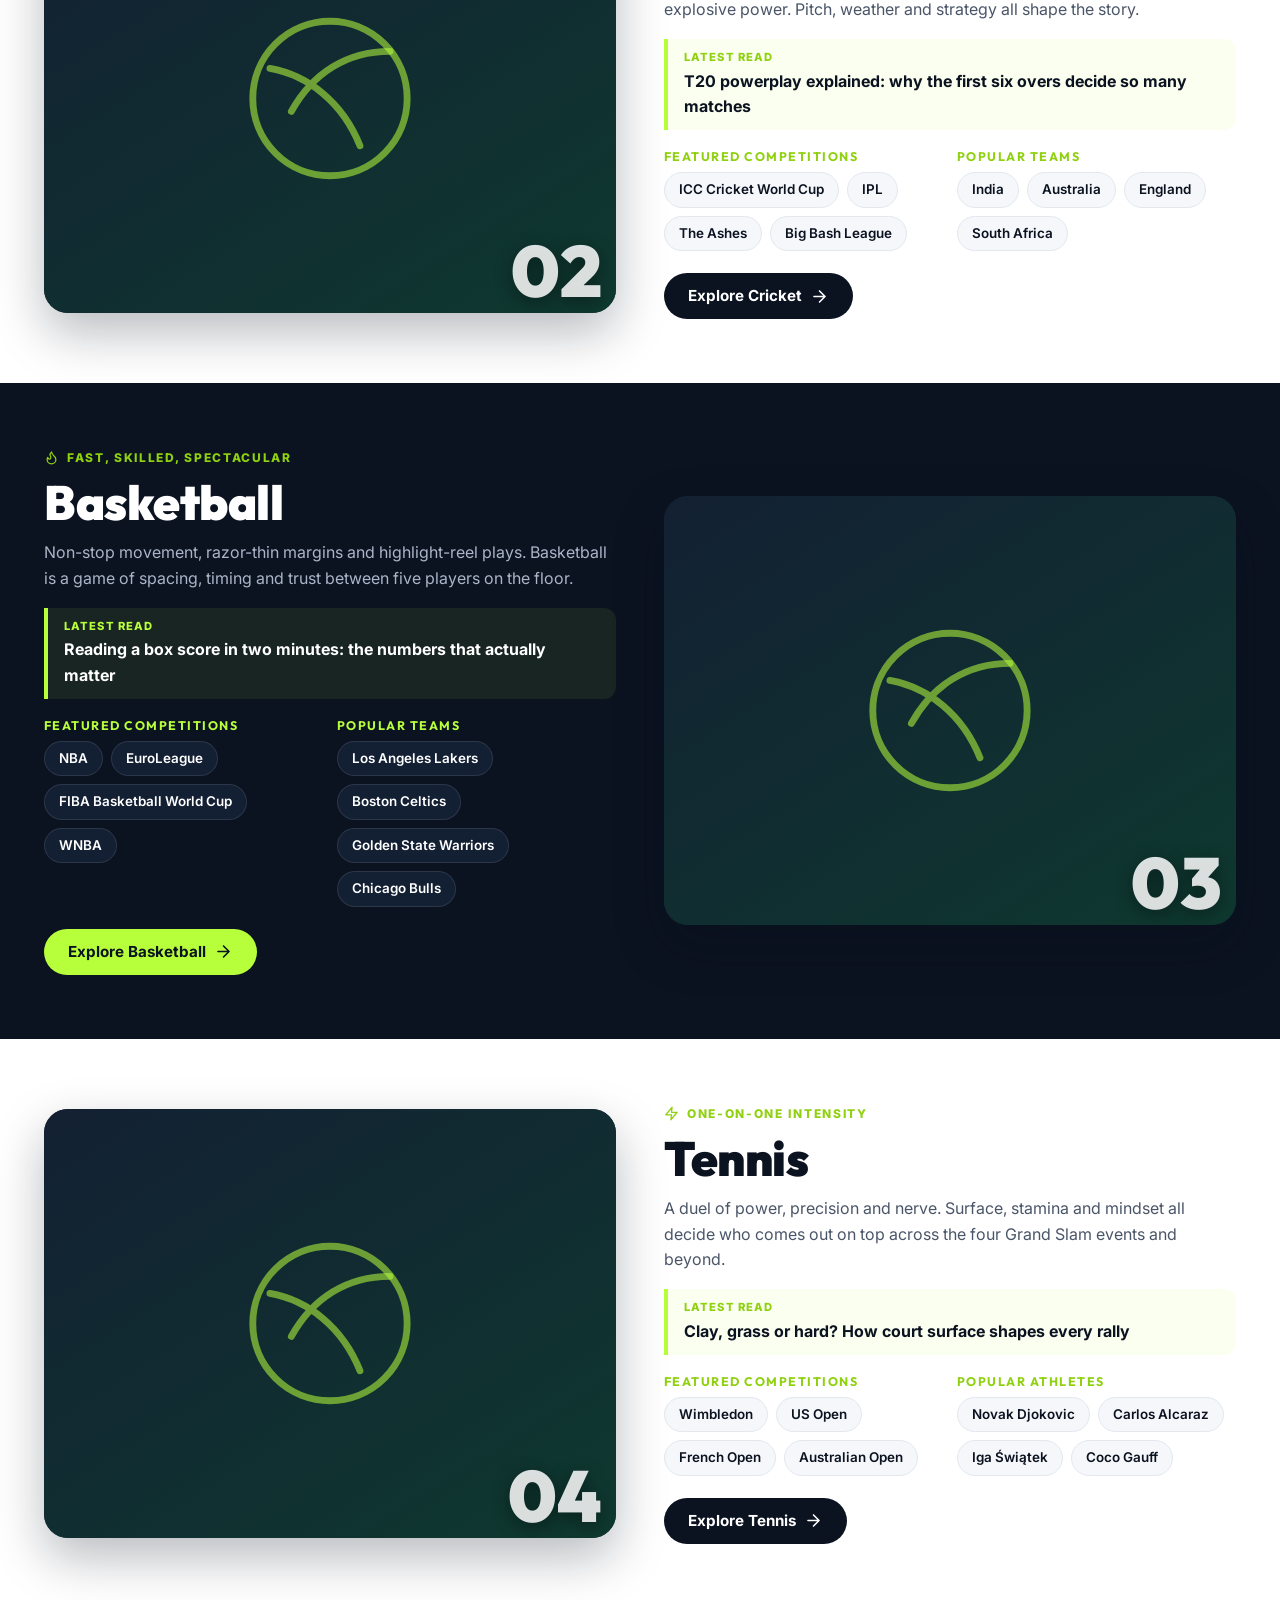
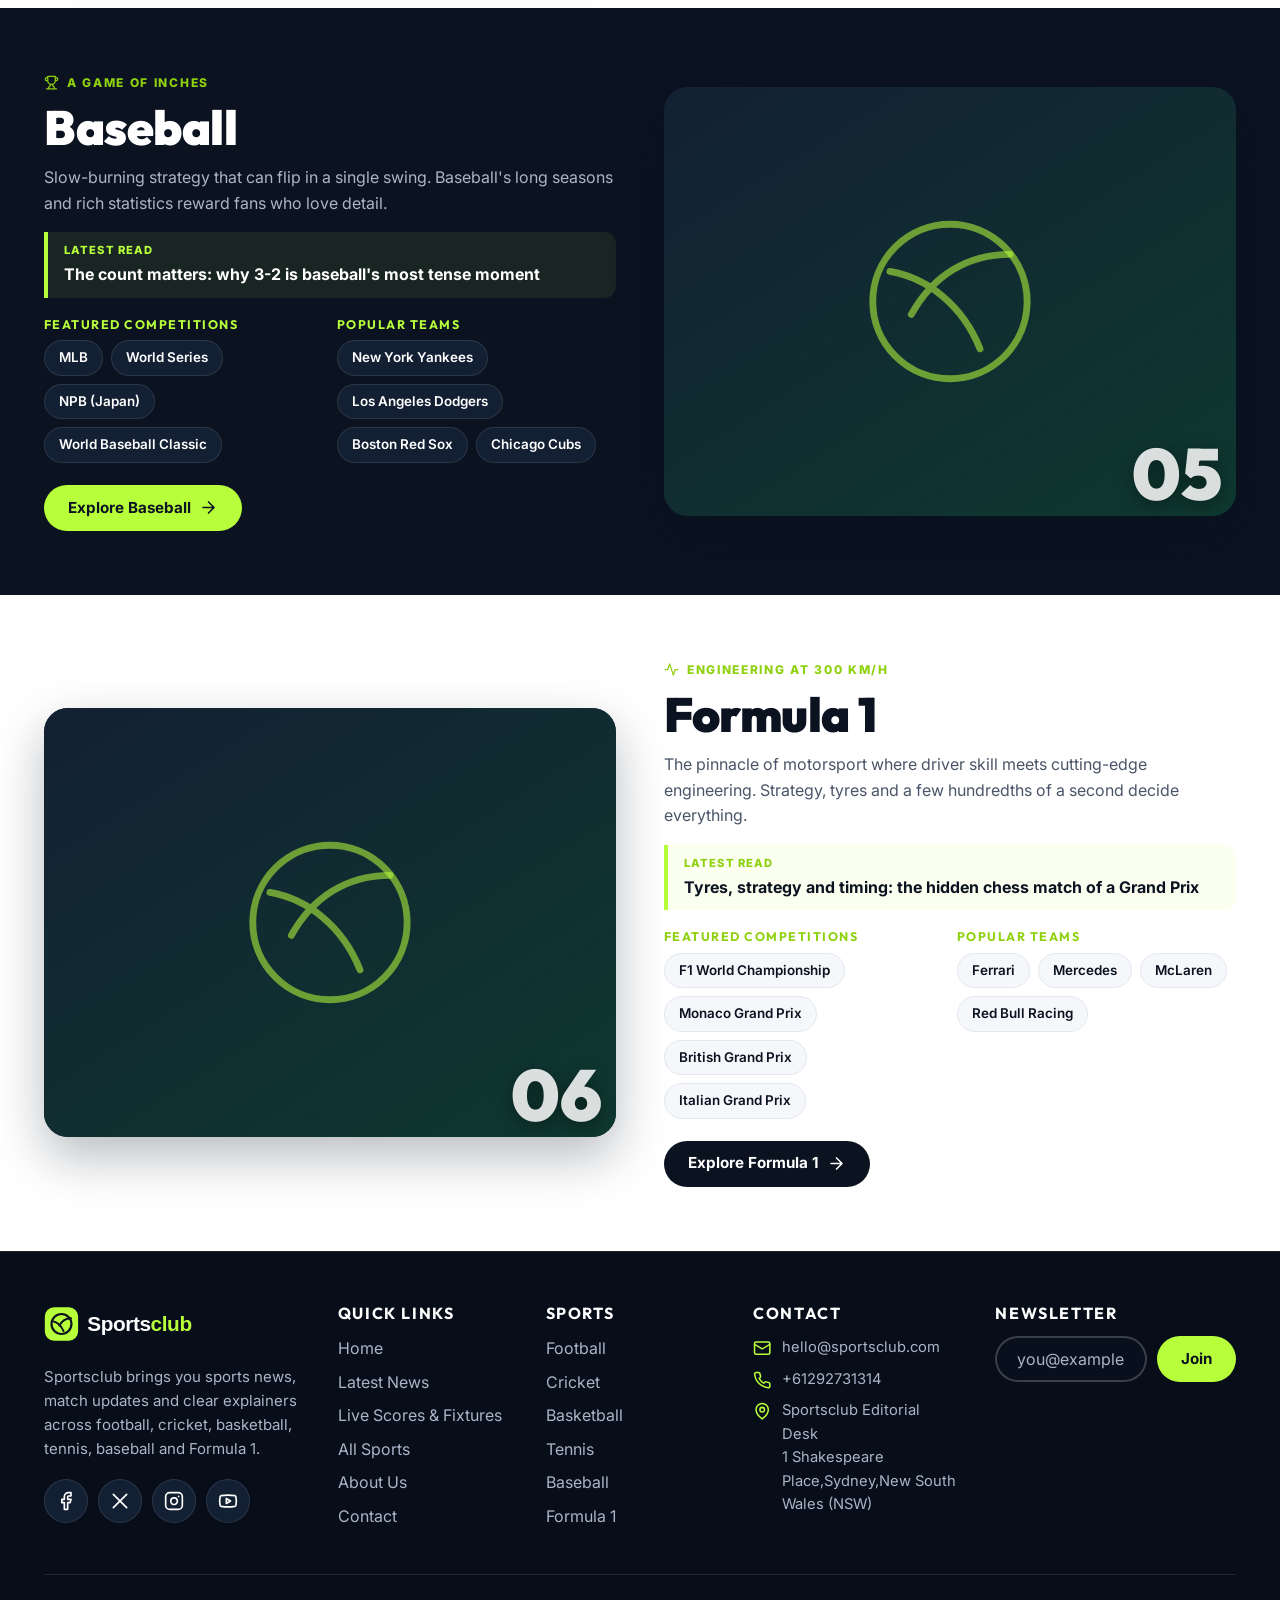
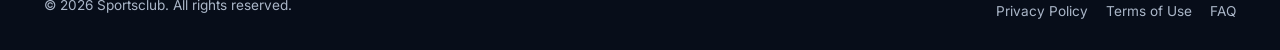
<file: sports.html>
<!DOCTYPE html>
<html lang="en">
<head>
  <script async src="https://www.googletagmanager.com/gtag/js?id=G-HLP9MCF61G"></script>
<script>
  window.dataLayer = window.dataLayer || [];
  function gtag(){dataLayer.push(arguments);}
  gtag('js', new Date());

  gtag('config', 'G-HLP9MCF61G');
</script>
<meta charset="utf-8">
<meta name="viewport" content="width=device-width, initial-scale=1">
<title>Sports Categories – Football, Cricket, Basketball, Tennis, Baseball & F1 | Sportsclub</title>
<meta name="description" content="Discover every sport on Sportsclub: football, cricket, basketball, tennis, baseball and Formula 1, with competitions to follow, popular teams and athletes, and the latest explainers.">
<meta name="theme-color" content="#0B1220">
<meta property="og:type" content="website">
<meta property="og:site_name" content="Sportsclub">
<meta property="og:title" content="Sports Categories – Football, Cricket, Basketball, Tennis, Baseball & F1 | Sportsclub">
<meta property="og:description" content="Discover every sport on Sportsclub: football, cricket, basketball, tennis, baseball and Formula 1, with competitions to follow, popular teams and athletes, and the latest explainers.">
<meta property="og:image" content="https://images.unsplash.com/photo-1504817343863-5092a923803e?auto=format&fit=crop&w=1200&q=75">
<meta name="twitter:card" content="summary_large_image">
<link rel="icon" type="image/svg+xml" href="assets/icons/favicon.svg">
<link rel="preconnect" href="https://fonts.googleapis.com">
<link rel="preconnect" href="https://fonts.gstatic.com" crossorigin>
<link href="https://fonts.googleapis.com/css2?family=Inter:wght@400;500;600;700&family=Outfit:wght@600;700;800;900&display=swap" rel="stylesheet">
<link rel="stylesheet" href="assets/css/style.css">
<link rel="stylesheet" href="assets/css/responsive.css">
</head>
<body>
<a class="skip-link" href="#main">Skip to main content</a>
<header class="site-header" id="siteHeader">
  <div class="container header-inner">
    <a class="logo" href="index.html" aria-label="Sportsclub – home"><img src="assets/icons/logo.svg" alt="Sportsclub" width="170" height="37"></a>
    <nav class="main-nav" id="mainNav" aria-label="Primary">
      <ul><li><a href="index.html">Home</a></li><li><a href="news.html">News</a></li><li><a href="scores.html">Live Scores</a></li><li><a href="sports.html" aria-current="page">Sports</a></li><li><a href="about.html">About Us</a></li></ul>
    </nav>
    <div class="header-actions">
      <button class="icon-btn search-toggle" type="button" aria-label="Search articles" aria-expanded="false" aria-controls="searchPanel"><svg class="icon" viewBox="0 0 24 24" aria-hidden="true" focusable="false"><circle cx="11" cy="11" r="8"/><path d="m21 21-4.3-4.3"/></svg></button>
      <button class="icon-btn nav-toggle" type="button" aria-label="Open menu" aria-expanded="false" aria-controls="mainNav"><svg class="icon icon-open" viewBox="0 0 24 24" aria-hidden="true" focusable="false"><path d="M4 6h16M4 12h16M4 18h16"/></svg><svg class="icon icon-close" viewBox="0 0 24 24" aria-hidden="true" focusable="false"><path d="M18 6 6 18M6 6l12 12"/></svg></button>
    </div>
  </div>
  <div class="search-panel" id="searchPanel">
    <div class="container">
      <form class="search-form" action="news.html" method="get" role="search">
        <label class="sr-only" for="siteSearch">Search Sportsclub articles</label>
        <input id="siteSearch" type="search" name="q" placeholder="Search news, teams or players…" autocomplete="off">
        <button class="btn btn--primary" type="submit">Search</button>
      </form>
    </div>
  </div>
</header>
<main id="main">
<section class="page-hero">
  <div class="page-hero__bg"><img src="https://images.unsplash.com/photo-1517649763962-0c623066013b?auto=format&fit=crop&w=1600&q=75" alt="" width="1600" height="700" fetchpriority="high"></div>
  <div class="container">
    <nav aria-label="Breadcrumb"><ol class="breadcrumb"><li><a href="index.html">Home</a></li><li aria-current="page">Sports</li></ol></nav>
    <span class="eyebrow"><svg class="icon" viewBox="0 0 24 24" aria-hidden="true" focusable="false"><circle cx="12" cy="12" r="10"/><path d="M2 12h20M12 2a15.300 15.300 0 0 1 4 10 15.300 15.300 0 0 1-4 10 15.300 15.300 0 0 1-4-10 15.300 15.300 0 0 1 4-10z"/></svg> Discover</span>
    <h1>Choose Your Game</h1>
    <p>Six sports, one club. Find the competitions, teams and stories that make each game special.</p>
  </div>
</section>

<nav class="sport-jump" aria-label="Jump to a sport">
  <div class="container">
    <ul>
      <li><a href="#football">Football</a></li>
      <li><a href="#cricket">Cricket</a></li>
      <li><a href="#basketball">Basketball</a></li>
      <li><a href="#tennis">Tennis</a></li>
      <li><a href="#baseball">Baseball</a></li>
      <li><a href="#formula-1">Formula 1</a></li>
    </ul>
  </div>
</nav>

<div class="section section--light">
  <div class="container">
    <div class="tiles">
      <a class="tile" href="#football"><img src="https://images.unsplash.com/photo-1508098682722-e99c43a406b2?auto=format&fit=crop&w=500&q=75" alt="Football on a floodlit pitch" loading="lazy" width="500" height="625"><div class="tile__body"><h2 style="font-size:1.15rem;margin:0">Football</h2><span>Jump to section ↓</span></div></a>
      <a class="tile" href="#cricket"><img src="https://images.unsplash.com/photo-1531415074968-036ba1b575da?auto=format&fit=crop&w=500&q=75" alt="Cricket batter at the crease" loading="lazy" width="500" height="625"><div class="tile__body"><h2 style="font-size:1.15rem;margin:0">Cricket</h2><span>Jump to section ↓</span></div></a>
      <a class="tile" href="#basketball"><img src="https://images.unsplash.com/photo-1546519638-68e109498ffc?auto=format&fit=crop&w=500&q=75" alt="Basketball player going up for a shot" loading="lazy" width="500" height="625"><div class="tile__body"><h2 style="font-size:1.15rem;margin:0">Basketball</h2><span>Jump to section ↓</span></div></a>
      <a class="tile" href="#tennis"><img src="https://images.unsplash.com/photo-1554068865-24cecd4e34b8?auto=format&fit=crop&w=500&q=75" alt="Tennis player on court" loading="lazy" width="500" height="625"><div class="tile__body"><h2 style="font-size:1.15rem;margin:0">Tennis</h2><span>Jump to section ↓</span></div></a>
      <a class="tile" href="#baseball"><img src="https://images.unsplash.com/photo-1471295253337-3ceaaedca402?auto=format&fit=crop&w=500&q=75" alt="Baseball pitcher on the mound" loading="lazy" width="500" height="625"><div class="tile__body"><h2 style="font-size:1.15rem;margin:0">Baseball</h2><span>Jump to section ↓</span></div></a>
      <a class="tile" href="#formula-1"><img src="https://images.unsplash.com/photo-1504817343863-5092a923803e?auto=format&fit=crop&w=500&q=75" alt="Formula 1 car at speed" loading="lazy" width="500" height="625"><div class="tile__body"><h2 style="font-size:1.15rem;margin:0">Formula 1</h2><span>Jump to section ↓</span></div></a>
    </div>
  </div>
</div>

<section class="sport-block" id="football" aria-labelledby="h-football">
  <div class="container sport-block__grid">
    <div class="sport-block__media"><img src="https://images.unsplash.com/photo-1431324155629-1a6deb1dec8d?auto=format&fit=crop&w=1000&q=75" alt="Packed football stadium during a night match" loading="lazy" width="1000" height="750"><span class="big-num" aria-hidden="true">01</span></div>
    <div>
      <span class="eyebrow"><svg class="icon" viewBox="0 0 24 24" aria-hidden="true" focusable="false"><circle cx="12" cy="12" r="10"/><path d="M12 2a15 15 0 0 1 0 20M12 2a15 15 0 0 0 0 20M2 12h20"/></svg> The world's game</span>
      <h2 id="h-football">Football</h2>
      <p>The most-watched sport on the planet, played from city parks to World Cup finals. Football rewards teamwork, tactics and the odd moment of individual magic.</p>
      <div class="latest-box"><small>Latest read</small><a href="news.html#a7">A beginner's guide to football formations: 4-3-3 vs 3-5-2</a></div>
      <div class="sport-facts">
        <div><h3>Featured competitions</h3><div class="chips"><span class="chip">Premier League</span><span class="chip">La Liga</span><span class="chip">UEFA Champions League</span><span class="chip">FIFA World Cup</span></div></div>
        <div><h3>Popular teams</h3><div class="chips"><span class="chip">Real Madrid</span><span class="chip">Manchester City</span><span class="chip">Barcelona</span><span class="chip">Bayern Munich</span></div></div>
      </div>
      <a class="btn btn--primary" href="news.html?cat=football">Explore Football <svg class="icon" viewBox="0 0 24 24" aria-hidden="true" focusable="false"><path d="M5 12h14m-7-7 7 7-7 7"/></svg></a>
    </div>
  </div>
</section>

<section class="sport-block" id="cricket" aria-labelledby="h-cricket">
  <div class="container sport-block__grid">
    <div class="sport-block__media"><img src="https://images.unsplash.com/photo-1531415074968-036ba1b575da?auto=format&fit=crop&w=1000&q=75" alt="Cricket match underway on a green ground" loading="lazy" width="1000" height="750"><span class="big-num" aria-hidden="true">02</span></div>
    <div>
      <span class="eyebrow"><svg class="icon" viewBox="0 0 24 24" aria-hidden="true" focusable="false"><circle cx="12" cy="12" r="10"/><circle cx="12" cy="12" r="6"/><circle cx="12" cy="12" r="2"/></svg> Bat, ball and drama</span>
      <h2 id="h-cricket">Cricket</h2>
      <p>From five-day Tests to fast-moving T20 nights, cricket blends patience with explosive power. Pitch, weather and strategy all shape the story.</p>
      <div class="latest-box"><small>Latest read</small><a href="news.html#a2">T20 powerplay explained: why the first six overs decide so many matches</a></div>
      <div class="sport-facts">
        <div><h3>Featured competitions</h3><div class="chips"><span class="chip">ICC Cricket World Cup</span><span class="chip">IPL</span><span class="chip">The Ashes</span><span class="chip">Big Bash League</span></div></div>
        <div><h3>Popular teams</h3><div class="chips"><span class="chip">India</span><span class="chip">Australia</span><span class="chip">England</span><span class="chip">South Africa</span></div></div>
      </div>
      <a class="btn btn--dark" href="news.html?cat=cricket">Explore Cricket <svg class="icon" viewBox="0 0 24 24" aria-hidden="true" focusable="false"><path d="M5 12h14m-7-7 7 7-7 7"/></svg></a>
    </div>
  </div>
</section>

<section class="sport-block" id="basketball" aria-labelledby="h-basketball">
  <div class="container sport-block__grid">
    <div class="sport-block__media"><img src="https://images.unsplash.com/photo-1546519638-68e109498ffc?auto=format&fit=crop&w=1000&q=75" alt="Basketball player in action under arena lights" loading="lazy" width="1000" height="750"><span class="big-num" aria-hidden="true">03</span></div>
    <div>
      <span class="eyebrow"><svg class="icon" viewBox="0 0 24 24" aria-hidden="true" focusable="false"><path d="M8.500 14.500A2.500 2.500 0 0 0 11 12c0-1.400-.5-2-1-3-1.100-2.100-.2-4 2-6 .5 2.500 2 4.900 4 6.500 2 1.600 3 3.500 3 5.500a7 7 0 1 1-14 0c0-1.200.4-2.400 1-3 .3 1.300 1.200 2.500 2.500 2.500Z"/></svg> Fast, skilled, spectacular</span>
      <h2 id="h-basketball">Basketball</h2>
      <p>Non-stop movement, razor-thin margins and highlight-reel plays. Basketball is a game of spacing, timing and trust between five players on the floor.</p>
      <div class="latest-box"><small>Latest read</small><a href="news.html#a3">Reading a box score in two minutes: the numbers that actually matter</a></div>
      <div class="sport-facts">
        <div><h3>Featured competitions</h3><div class="chips"><span class="chip">NBA</span><span class="chip">EuroLeague</span><span class="chip">FIBA Basketball World Cup</span><span class="chip">WNBA</span></div></div>
        <div><h3>Popular teams</h3><div class="chips"><span class="chip">Los Angeles Lakers</span><span class="chip">Boston Celtics</span><span class="chip">Golden State Warriors</span><span class="chip">Chicago Bulls</span></div></div>
      </div>
      <a class="btn btn--primary" href="news.html?cat=basketball">Explore Basketball <svg class="icon" viewBox="0 0 24 24" aria-hidden="true" focusable="false"><path d="M5 12h14m-7-7 7 7-7 7"/></svg></a>
    </div>
  </div>
</section>

<section class="sport-block" id="tennis" aria-labelledby="h-tennis">
  <div class="container sport-block__grid">
    <div class="sport-block__media"><img src="https://images.unsplash.com/photo-1554068865-24cecd4e34b8?auto=format&fit=crop&w=1000&q=75" alt="Tennis player serving at a professional tournament" loading="lazy" width="1000" height="750"><span class="big-num" aria-hidden="true">04</span></div>
    <div>
      <span class="eyebrow"><svg class="icon" viewBox="0 0 24 24" aria-hidden="true" focusable="false"><path d="M13 2 3 14h9l-1 8 10-12h-9l1-8z"/></svg> One-on-one intensity</span>
      <h2 id="h-tennis">Tennis</h2>
      <p>A duel of power, precision and nerve. Surface, stamina and mindset all decide who comes out on top across the four Grand Slam events and beyond.</p>
      <div class="latest-box"><small>Latest read</small><a href="news.html#a4">Clay, grass or hard? How court surface shapes every rally</a></div>
      <div class="sport-facts">
        <div><h3>Featured competitions</h3><div class="chips"><span class="chip">Wimbledon</span><span class="chip">US Open</span><span class="chip">French Open</span><span class="chip">Australian Open</span></div></div>
        <div><h3>Popular athletes</h3><div class="chips"><span class="chip">Novak Djokovic</span><span class="chip">Carlos Alcaraz</span><span class="chip">Iga Świątek</span><span class="chip">Coco Gauff</span></div></div>
      </div>
      <a class="btn btn--dark" href="news.html?cat=tennis">Explore Tennis <svg class="icon" viewBox="0 0 24 24" aria-hidden="true" focusable="false"><path d="M5 12h14m-7-7 7 7-7 7"/></svg></a>
    </div>
  </div>
</section>

<section class="sport-block" id="baseball" aria-labelledby="h-baseball">
  <div class="container sport-block__grid">
    <div class="sport-block__media"><img src="https://images.unsplash.com/photo-1471295253337-3ceaaedca402?auto=format&fit=crop&w=1000&q=75" alt="Baseball game being played on a diamond at dusk" loading="lazy" width="1000" height="750"><span class="big-num" aria-hidden="true">05</span></div>
    <div>
      <span class="eyebrow"><svg class="icon" viewBox="0 0 24 24" aria-hidden="true" focusable="false"><path d="M6 9H4.5a2.5 2.5 0 0 1 0-5H6M18 9h1.5a2.5 2.5 0 0 0 0-5H18M4 22h16M10 14.7V17c0 .6-.5 1-1.2 1.2C7.8 18.800 7 20.200 7 22M14 14.7V17c0 .6.5 1 1.2 1.2 1 .6 1.800 2 1.800 3.800M18 2H6v7a6 6 0 0 0 12 0V2Z"/></svg> A game of inches</span>
      <h2 id="h-baseball">Baseball</h2>
      <p>Slow-burning strategy that can flip in a single swing. Baseball's long seasons and rich statistics reward fans who love detail.</p>
      <div class="latest-box"><small>Latest read</small><a href="news.html#a5">The count matters: why 3-2 is baseball's most tense moment</a></div>
      <div class="sport-facts">
        <div><h3>Featured competitions</h3><div class="chips"><span class="chip">MLB</span><span class="chip">World Series</span><span class="chip">NPB (Japan)</span><span class="chip">World Baseball Classic</span></div></div>
        <div><h3>Popular teams</h3><div class="chips"><span class="chip">New York Yankees</span><span class="chip">Los Angeles Dodgers</span><span class="chip">Boston Red Sox</span><span class="chip">Chicago Cubs</span></div></div>
      </div>
      <a class="btn btn--primary" href="news.html?cat=baseball">Explore Baseball <svg class="icon" viewBox="0 0 24 24" aria-hidden="true" focusable="false"><path d="M5 12h14m-7-7 7 7-7 7"/></svg></a>
    </div>
  </div>
</section>

<section class="sport-block" id="formula-1" aria-labelledby="h-f1">
  <div class="container sport-block__grid">
    <div class="sport-block__media"><img src="https://images.unsplash.com/photo-1504817343863-5092a923803e?auto=format&fit=crop&w=1000&q=75" alt="Formula 1 car speeding around a circuit" loading="lazy" width="1000" height="750"><span class="big-num" aria-hidden="true">06</span></div>
    <div>
      <span class="eyebrow"><svg class="icon" viewBox="0 0 24 24" aria-hidden="true" focusable="false"><path d="M22 12h-4l-3 9L9 3l-3 9H2"/></svg> Engineering at 300 km/h</span>
      <h2 id="h-f1">Formula 1</h2>
      <p>The pinnacle of motorsport where driver skill meets cutting-edge engineering. Strategy, tyres and a few hundredths of a second decide everything.</p>
      <div class="latest-box"><small>Latest read</small><a href="news.html#a6">Tyres, strategy and timing: the hidden chess match of a Grand Prix</a></div>
      <div class="sport-facts">
        <div><h3>Featured competitions</h3><div class="chips"><span class="chip">F1 World Championship</span><span class="chip">Monaco Grand Prix</span><span class="chip">British Grand Prix</span><span class="chip">Italian Grand Prix</span></div></div>
        <div><h3>Popular teams</h3><div class="chips"><span class="chip">Ferrari</span><span class="chip">Mercedes</span><span class="chip">McLaren</span><span class="chip">Red Bull Racing</span></div></div>
      </div>
      <a class="btn btn--dark" href="news.html?cat=formula-1">Explore Formula 1 <svg class="icon" viewBox="0 0 24 24" aria-hidden="true" focusable="false"><path d="M5 12h14m-7-7 7 7-7 7"/></svg></a>
    </div>
  </div>
</section>
</main>
<footer class="site-footer">
  <div class="container">
    <div class="footer-grid">
      <div class="footer-brand">
        <a class="logo" href="index.html" aria-label="Sportsclub – home"><img src="assets/icons/logo.svg" alt="Sportsclub" width="170" height="37" loading="lazy"></a>
        <p>Sportsclub brings you sports news, match updates and clear explainers across football, cricket, basketball, tennis, baseball and Formula 1.</p>
        <div class="socials"><a href="https://www.facebook.com/" target="_blank" rel="noopener noreferrer" aria-label="Sportsclub on Facebook"><svg class="icon" viewBox="0 0 24 24" aria-hidden="true" focusable="false"><path d="M18 2h-3a5 5 0 0 0-5 5v3H7v4h3v8h4v-8h3l1-4h-4V7a1 1 0 0 1 1-1h3z"/></svg></a><a href="https://x.com/" target="_blank" rel="noopener noreferrer" aria-label="Sportsclub on X"><svg class="icon" viewBox="0 0 24 24" aria-hidden="true" focusable="false"><path d="M4 4l16 16M20 4 4 20"/></svg></a><a href="https://www.instagram.com/" target="_blank" rel="noopener noreferrer" aria-label="Sportsclub on Instagram"><svg class="icon" viewBox="0 0 24 24" aria-hidden="true" focusable="false"><rect x="2" y="2" width="20" height="20" rx="5"/><path d="M16 11.400a4 4 0 1 1-7.900 1.200 4 4 0 0 1 7.900-1.200ZM17.500 6.500h.01"/></svg></a><a href="https://www.youtube.com/" target="_blank" rel="noopener noreferrer" aria-label="Sportsclub on YouTube"><svg class="icon" viewBox="0 0 24 24" aria-hidden="true" focusable="false"><path d="M2.500 17a24.100 24.100 0 0 1 0-10 2 2 0 0 1 1.400-1.400 49.600 49.600 0 0 1 16.200 0A2 2 0 0 1 21.500 7a24.100 24.100 0 0 1 0 10 2 2 0 0 1-1.400 1.400 49.600 49.600 0 0 1-16.200 0A2 2 0 0 1 2.500 17"/><path d="m10 15 5-3-5-3z"/></svg></a></div>
      </div>
      <div>
        <h3>Quick Links</h3>
        <ul>
          <li><a href="index.html">Home</a></li>
          <li><a href="news.html">Latest News</a></li>
          <li><a href="scores.html">Live Scores &amp; Fixtures</a></li>
          <li><a href="sports.html">All Sports</a></li>
          <li><a href="about.html">About Us</a></li>
          <li><a href="about.html#contact">Contact</a></li>
        </ul>
      </div>
      <div>
        <h3>Sports</h3>
        <ul><li><a href="sports.html#football">Football</a></li><li><a href="sports.html#cricket">Cricket</a></li><li><a href="sports.html#basketball">Basketball</a></li><li><a href="sports.html#tennis">Tennis</a></li><li><a href="sports.html#baseball">Baseball</a></li><li><a href="sports.html#formula-1">Formula 1</a></li></ul>
      </div>
      <div>
        <h3>Contact</h3>
        <ul class="footer-contact">
          <li><svg class="icon" viewBox="0 0 24 24" aria-hidden="true" focusable="false"><rect x="2" y="4" width="20" height="16" rx="2"/><path d="m22 7-10 6L2 7"/></svg><a href="mailto:hello@sportsclub.example">hello@sportsclub.com</a></li>
          <li><svg class="icon" viewBox="0 0 24 24" aria-hidden="true" focusable="false"><path d="M22 16.900v3a2 2 0 0 1-2.200 2 19.800 19.800 0 0 1-8.600-3.100 19.500 19.500 0 0 1-6-6A19.800 19.800 0 0 1 2.100 4.200 2 2 0 0 1 4.100 2h3a2 2 0 0 1 2 1.700c.1 1 .4 1.900.7 2.800a2 2 0 0 1-.5 2.100L8.100 9.900a16 16 0 0 0 6 6l1.300-1.300a2 2 0 0 1 2.100-.4c.9.3 1.800.6 2.800.7a2 2 0 0 1 1.700 2Z"/></svg><span>+61292731314</span></li>
          <li><svg class="icon" viewBox="0 0 24 24" aria-hidden="true" focusable="false"><path d="M20 10c0 6-8 12-8 12s-8-6-8-12a8 8 0 0 1 16 0Z"/><circle cx="12" cy="10" r="3"/></svg><span>Sportsclub Editorial Desk<br>1 Shakespeare Place,Sydney,New South Wales (NSW)</span></li>
        </ul>
      </div>
      <div class="footer-news">
        <h3>Newsletter</h3>
        <form class="news-form" data-newsletter novalidate>
          <label class="sr-only" for="footerEmail">Email address</label>
          <div class="news-form__row">
            <input id="footerEmail" type="email" name="email" placeholder="you@example.com" autocomplete="email" required>
            <button class="btn btn--primary" type="submit">Join</button>
          </div>
          <p class="form-msg" role="status" aria-live="polite"></p>
        </form>
      </div>
    </div>
    <div class="footer-bottom">
      <p>&copy; <span data-year>2026</span> Sportsclub. All rights reserved.</p>
      <ul>
        <li><a href="about.html#privacy">Privacy Policy</a></li>
        <li><a href="about.html#terms">Terms of Use</a></li>
        <li><a href="about.html#faq">FAQ</a></li>
      </ul>
    </div>
  </div>
</footer>
<button class="to-top" type="button" aria-label="Back to top"><svg class="icon" viewBox="0 0 24 24" aria-hidden="true" focusable="false"><path d="m5 12 7-7 7 7M12 19V5"/></svg></button>
<script src="assets/js/main.js" defer></script>
</body>
</html>
</file>
<file: assets/css/style.css>
/* ==========================================================
   Sportsclub – Design system (mobile-first base styles)
   Breakpoint enhancements live in responsive.css
   ========================================================== */

:root {
  --bg: #0B1220;
  --bg-2: #131F33;
  --bg-3: #1b2a44;
  --accent: #B8FF3B;
  --accent-dark: #8fd10f;
  --text: #FFFFFF;
  --text-2: #AAB6C8;
  --light: #F5F7FA;
  --ink: #0B1220;
  --ink-2: #4a5568;
  --line: rgba(255, 255, 255, .1);
  --line-light: #e3e8ef;
  --danger: #ff4d4f;
  --radius: 16px;
  --radius-sm: 10px;
  --shadow: 0 10px 30px rgba(8, 14, 28, .18);
  --shadow-lg: 0 20px 50px rgba(8, 14, 28, .28);
  --font-head: "Outfit", "Inter", system-ui, sans-serif;
  --font-body: "Inter", system-ui, -apple-system, "Segoe UI", sans-serif;
  --header-h: 68px;
  --gutter: 16px;
}

*, *::before, *::after { box-sizing: border-box; }
html { scroll-behavior: smooth; -webkit-text-size-adjust: 100%; }
body {
  margin: 0;
  font-family: var(--font-body);
  font-size: 16px;
  line-height: 1.6;
  color: var(--ink);
  background: var(--light);
  overflow-x: hidden;
}
img, svg { display: block; max-width: 100%; }
img { height: auto; background: var(--bg-2); }
a { color: inherit; text-decoration: none; }
ul, ol { margin: 0; padding: 0; list-style: none; }
h1, h2, h3, h4, h5, h6 { font-family: var(--font-head); line-height: 1.15; margin: 0 0 .5em; letter-spacing: -.01em; }
p { margin: 0 0 1em; }
button { font: inherit; cursor: pointer; }
input, textarea, select { font: inherit; }
:focus-visible { outline: 3px solid var(--accent); outline-offset: 2px; border-radius: 6px; }
.sr-only { position: absolute; width: 1px; height: 1px; padding: 0; margin: -1px; overflow: hidden; clip: rect(0,0,0,0); white-space: nowrap; border: 0; }
.skip-link { position: absolute; left: 12px; top: -60px; background: var(--accent); color: var(--ink); padding: 10px 16px; border-radius: 8px; font-weight: 700; z-index: 200; transition: top .2s; }
.skip-link:focus { top: 12px; }

.icon { width: 1.25em; height: 1.25em; flex: none; stroke: currentColor; fill: none; stroke-width: 2; stroke-linecap: round; stroke-linejoin: round; }

.container { width: 100%; max-width: 1240px; margin-inline: auto; padding-inline: var(--gutter); }
.section { padding-block: 44px; }
.section--dark { background: var(--bg); color: var(--text); }
.section--dark-2 { background: var(--bg-2); color: var(--text); }
.section--light { background: var(--light); color: var(--ink); }
.section--white { background: #fff; color: var(--ink); }
.section--dark .muted, .section--dark-2 .muted { color: var(--text-2); }
.muted { color: var(--ink-2); }

.section-head { display: flex; flex-wrap: wrap; align-items: end; justify-content: space-between; gap: 12px; margin-bottom: 24px; }
.section-head h2 { font-size: clamp(1.6rem, 4.5vw, 2.3rem); margin: 0; font-weight: 800; }
.eyebrow { display: inline-flex; align-items: center; gap: 8px; font-size: .75rem; font-weight: 800; letter-spacing: .14em; text-transform: uppercase; color: var(--accent-dark); margin-bottom: 8px; }
.section--dark .eyebrow, .section--dark-2 .eyebrow, .hero .eyebrow, .page-hero .eyebrow { color: var(--accent); }
.link-more { display: inline-flex; align-items: center; gap: 6px; font-weight: 700; font-size: .95rem; color: var(--ink); border-bottom: 2px solid var(--accent); padding-bottom: 2px; }
.section--dark .link-more, .section--dark-2 .link-more { color: #fff; }
.link-more:hover { gap: 10px; }
.link-more { transition: gap .2s; }

/* ---------- Buttons ---------- */
.btn {
  display: inline-flex; align-items: center; justify-content: center; gap: 8px;
  min-height: 46px; padding: 0 22px; border-radius: 999px; border: 2px solid transparent;
  font-weight: 700; font-size: .95rem; transition: transform .2s, background .2s, color .2s, box-shadow .2s, border-color .2s;
}
.btn--primary { background: var(--accent); color: var(--ink); }
.btn--primary:hover { background: #cbff6b; transform: translateY(-2px); box-shadow: 0 8px 22px rgba(184, 255, 59, .35); }
.btn--ghost { background: transparent; color: #fff; border-color: rgba(255,255,255,.35); }
.btn--ghost:hover { border-color: var(--accent); color: var(--accent); }
.btn--dark { background: var(--bg); color: #fff; }
.btn--dark:hover { background: var(--bg-3); transform: translateY(-2px); }
.btn--outline { background: transparent; color: var(--ink); border-color: var(--ink); }
.btn--outline:hover { background: var(--ink); color: #fff; }
.btn--sm { min-height: 38px; padding: 0 16px; font-size: .85rem; }

/* ---------- Header ---------- */
.site-header { position: sticky; top: 0; z-index: 100; background: rgba(11, 18, 32, .78); backdrop-filter: blur(10px); -webkit-backdrop-filter: blur(10px); border-bottom: 1px solid transparent; transition: background .25s, box-shadow .25s, border-color .25s; }
.site-header.is-scrolled { background: rgba(11, 18, 32, .96); border-color: var(--line); box-shadow: 0 8px 24px rgba(0,0,0,.3); }
.header-inner { display: flex; align-items: center; justify-content: space-between; gap: 12px; height: var(--header-h); transition: height .25s; }
.site-header.is-scrolled .header-inner { height: 58px; }
.logo { display: inline-flex; align-items: center; flex: none; }
.logo img { height: 36px; width: auto; background: none; }
.main-nav { position: fixed; inset: var(--header-h) 0 auto 0; background: var(--bg); border-bottom: 1px solid var(--line); padding: 12px var(--gutter) 24px; display: none; max-height: calc(100vh - var(--header-h)); overflow-y: auto; }
.main-nav.is-open { display: block; }
.main-nav ul { display: flex; flex-direction: column; gap: 4px; }
.main-nav a { display: block; padding: 14px 12px; color: var(--text-2); font-weight: 600; border-radius: 10px; }
.main-nav a:hover { color: #fff; background: var(--bg-2); }
.main-nav a[aria-current="page"] { color: var(--accent); background: rgba(184,255,59,.08); }
.header-actions { display: flex; align-items: center; gap: 6px; }
.icon-btn { width: 44px; height: 44px; display: grid; place-items: center; border-radius: 50%; background: transparent; border: 0; color: #fff; transition: background .2s, color .2s; }
.icon-btn:hover { background: rgba(255,255,255,.1); color: var(--accent); }
.nav-toggle .icon-close { display: none; }
.nav-toggle[aria-expanded="true"] .icon-open { display: none; }
.nav-toggle[aria-expanded="true"] .icon-close { display: block; }

.search-panel { position: absolute; left: 0; right: 0; top: 100%; background: var(--bg-2); border-bottom: 1px solid var(--line); padding: 16px 0; display: none; }
.search-panel.is-open { display: block; }
.search-form { display: flex; gap: 10px; }
.search-form input { flex: 1; min-width: 0; height: 48px; padding: 0 18px; border-radius: 999px; border: 2px solid var(--line); background: var(--bg); color: #fff; }
.search-form input::placeholder { color: var(--text-2); }
.search-form input:focus { border-color: var(--accent); outline: none; }

/* Sports category nav */
.cat-nav { background: var(--bg-2); border-bottom: 1px solid var(--line); }
.cat-nav ul { display: flex; gap: 8px; overflow-x: auto; padding: 10px var(--gutter); scrollbar-width: none; }
.cat-nav ul::-webkit-scrollbar { display: none; }
.cat-nav a { display: inline-flex; align-items: center; gap: 8px; white-space: nowrap; padding: 8px 16px; border-radius: 999px; color: var(--text-2); font-weight: 600; font-size: .9rem; border: 1px solid var(--line); transition: all .2s; }
.cat-nav a:hover { color: var(--ink); background: var(--accent); border-color: var(--accent); }

/* ---------- Hero (home) ---------- */
.hero { position: relative; color: #fff; background: var(--bg); isolation: isolate; overflow: hidden; }
.hero__bg { position: absolute; inset: 0; z-index: -2; }
.hero__bg img { width: 100%; height: 100%; object-fit: cover; }
.hero::after { content: ""; position: absolute; inset: 0; z-index: -1; background: linear-gradient(180deg, rgba(11,18,32,.55) 0%, rgba(11,18,32,.82) 70%, var(--bg) 100%), linear-gradient(90deg, rgba(11,18,32,.85), rgba(11,18,32,.2)); }
.hero__inner { padding-block: 64px 56px; max-width: 760px; }
.hero h1 { font-size: clamp(2.3rem, 8vw, 4.6rem); font-weight: 900; line-height: 1.02; margin-bottom: 18px; }
.hero h1 em { font-style: normal; color: var(--accent); }
.hero p { font-size: 1.05rem; color: #d3dbe8; max-width: 560px; }
.hero__cta { display: flex; flex-wrap: wrap; gap: 12px; margin-top: 24px; }
.hero__stats { display: flex; flex-wrap: wrap; gap: 24px; margin-top: 36px; padding-top: 24px; border-top: 1px solid var(--line); }
.hero__stats strong { display: block; font-family: var(--font-head); font-size: 1.7rem; color: var(--accent); }
.hero__stats span { font-size: .85rem; color: var(--text-2); }

/* ---------- Page hero (inner pages) ---------- */
.page-hero { position: relative; background: var(--bg); color: #fff; isolation: isolate; overflow: hidden; padding-block: 48px 40px; }
.page-hero__bg { position: absolute; inset: 0; z-index: -2; }
.page-hero__bg img { width: 100%; height: 100%; object-fit: cover; opacity: .45; }
.page-hero::after { content: ""; position: absolute; inset: 0; z-index: -1; background: linear-gradient(90deg, var(--bg) 25%, rgba(11,18,32,.55)); }
.page-hero h1 { font-size: clamp(2rem, 6vw, 3.4rem); font-weight: 900; margin-bottom: 10px; }
.page-hero p { color: #cbd5e4; max-width: 620px; margin-bottom: 0; }
.breadcrumb { display: flex; flex-wrap: wrap; gap: 8px; font-size: .85rem; color: var(--text-2); margin-bottom: 14px; }
.breadcrumb li + li::before { content: "/"; margin-right: 8px; opacity: .6; }
.breadcrumb a:hover { color: var(--accent); }
.breadcrumb [aria-current] { color: #fff; }

/* ---------- Ticker ---------- */
.ticker { background: var(--bg-2); border-block: 1px solid var(--line); color: #fff; padding-block: 18px; }
.ticker__bar { display: flex; align-items: center; justify-content: space-between; gap: 12px; margin-bottom: 12px; }
.ticker__title { display: flex; align-items: center; gap: 10px; font-family: var(--font-head); font-weight: 800; font-size: 1.1rem; }
.ticker__note { font-size: .75rem; color: var(--text-2); }
.ticker__controls { display: flex; gap: 6px; }
.ticker__controls .icon-btn { width: 38px; height: 38px; border: 1px solid var(--line); }
.ticker__track { display: flex; gap: 12px; overflow-x: auto; scroll-snap-type: x mandatory; scroll-behavior: smooth; padding-bottom: 6px; scrollbar-width: none; }
.ticker__track::-webkit-scrollbar { display: none; }
.tick-card { flex: 0 0 min(78%, 260px); scroll-snap-align: start; background: var(--bg); border: 1px solid var(--line); border-radius: 14px; padding: 14px; }
.tick-card__meta { display: flex; justify-content: space-between; align-items: center; font-size: .72rem; color: var(--text-2); text-transform: uppercase; letter-spacing: .08em; margin-bottom: 10px; }
.tick-row { display: flex; align-items: center; justify-content: space-between; gap: 8px; padding-block: 4px; font-weight: 700; }
.tick-row span:first-child { display: flex; align-items: center; gap: 8px; min-width: 0; }
.tick-row .score { font-family: var(--font-head); font-size: 1.25rem; color: var(--accent); }

/* Team crest (letter badge – no external images) */
.crest { width: 28px; height: 28px; flex: none; border-radius: 50%; display: grid; place-items: center; font-family: var(--font-head); font-weight: 800; font-size: .68rem; color: #fff; background: var(--c, #3b4a66); box-shadow: inset 0 0 0 2px rgba(255,255,255,.18); }
.crest--lg { width: 52px; height: 52px; font-size: 1rem; }

/* Live / status */
.live-badge { display: inline-flex; align-items: center; gap: 6px; font-weight: 800; font-size: .7rem; letter-spacing: .1em; color: #fff; background: var(--danger); padding: 3px 9px; border-radius: 999px; }
.live-badge::before { content: ""; width: 7px; height: 7px; border-radius: 50%; background: #fff; animation: pulse 1.4s infinite; }
@keyframes pulse { 0% { box-shadow: 0 0 0 0 rgba(255,255,255,.7); } 70% { box-shadow: 0 0 0 7px rgba(255,255,255,0); } 100% { box-shadow: 0 0 0 0 rgba(255,255,255,0); } }
.status-pill { font-size: .7rem; font-weight: 800; letter-spacing: .08em; text-transform: uppercase; padding: 3px 9px; border-radius: 999px; background: rgba(255,255,255,.12); color: #dbe3f0; }
.status-pill--upcoming { background: rgba(184,255,59,.15); color: var(--accent); }
.demo-tag { display: inline-block; font-size: .7rem; font-weight: 700; padding: 3px 10px; border-radius: 999px; background: rgba(184,255,59,.14); color: var(--accent); }
.section--light .demo-tag, .section--white .demo-tag { background: #eef9d4; color: #4b6d00; }

/* ---------- Cards ---------- */
.grid { display: grid; gap: 20px; }
.card { background: #fff; border-radius: var(--radius); overflow: hidden; box-shadow: 0 2px 10px rgba(11,18,32,.06); transition: transform .25s, box-shadow .25s; display: flex; flex-direction: column; }
.card:hover { transform: translateY(-5px); box-shadow: var(--shadow); }
.card__media { position: relative; aspect-ratio: 16 / 10; overflow: hidden; }
.card__media img { width: 100%; height: 100%; object-fit: cover; transition: transform .5s; }
.card:hover .card__media img { transform: scale(1.06); }
.card__body { padding: 18px; display: flex; flex-direction: column; flex: 1; }
.card__body h3 { font-size: 1.15rem; margin-bottom: 8px; }
.card__body h3 a:hover { color: var(--accent-dark); }
.card__body p { color: var(--ink-2); font-size: .94rem; }
.card__meta { display: flex; flex-wrap: wrap; align-items: center; gap: 10px; font-size: .78rem; color: var(--ink-2); margin-top: auto; padding-top: 6px; }
.tag { display: inline-block; background: var(--accent); color: var(--ink); font-size: .68rem; font-weight: 800; letter-spacing: .08em; text-transform: uppercase; padding: 4px 10px; border-radius: 999px; }
.card__media .tag { position: absolute; left: 12px; top: 12px; }
.card--dark { background: var(--bg-2); color: #fff; box-shadow: none; border: 1px solid var(--line); }
.card--dark .card__body p, .card--dark .card__meta { color: var(--text-2); }

/* Overlay story cards */
.story { position: relative; border-radius: var(--radius); overflow: hidden; min-height: 280px; color: #fff; display: flex; align-items: flex-end; isolation: isolate; box-shadow: var(--shadow); }
.story img { position: absolute; inset: 0; z-index: -2; width: 100%; height: 100%; object-fit: cover; transition: transform .6s; }
.story::after { content: ""; position: absolute; inset: 0; z-index: -1; background: linear-gradient(180deg, rgba(11,18,32,0) 25%, rgba(11,18,32,.92)); }
.story:hover img { transform: scale(1.06); }
.story__body { padding: 20px; }
.story__body h3 { font-size: 1.35rem; margin: 10px 0 6px; }
.story__body h3 a::after { content: ""; position: absolute; inset: 0; }
.story__body p { color: #d6deea; font-size: .92rem; margin: 0; }
.story--lg { min-height: 380px; }
.story--lg h3 { font-size: clamp(1.5rem, 4.5vw, 2.1rem); }

/* Trending / headline lists */
.headline-list li { border-bottom: 1px solid var(--line); }
.headline-list li:last-child { border: 0; }
.headline-list a { display: flex; gap: 14px; padding: 14px 0; align-items: flex-start; }
.headline-list .num { font-family: var(--font-head); font-weight: 900; font-size: 1.7rem; line-height: 1; color: var(--accent); min-width: 34px; }
.headline-list h3 { font-size: 1rem; margin: 0 0 4px; font-weight: 700; line-height: 1.3; }
.headline-list a:hover h3 { color: var(--accent); }
.headline-list small { color: var(--text-2); }
.light-list .num { color: var(--accent-dark); }
.light-list li { border-color: var(--line-light); }
.light-list small { color: var(--ink-2); }
.light-list a:hover h3 { color: var(--accent-dark); }

.breaking { display: flex; align-items: center; gap: 12px; background: var(--accent); color: var(--ink); padding: 10px 14px; border-radius: 12px; font-weight: 700; margin-bottom: 20px; font-size: .92rem; }
.breaking strong { background: var(--ink); color: var(--accent); padding: 3px 10px; border-radius: 999px; font-size: .7rem; letter-spacing: .1em; text-transform: uppercase; flex: none; }
.breaking a:hover { text-decoration: underline; }

/* ---------- Upcoming match rows ---------- */
.fixture { display: grid; gap: 12px; align-items: center; background: var(--bg-2); border: 1px solid var(--line); border-radius: 14px; padding: 16px; color: #fff; }
.fixture__teams { display: flex; align-items: center; justify-content: center; gap: 14px; font-weight: 700; text-align: center; }
.fixture__team { display: flex; flex-direction: column; align-items: center; gap: 6px; flex: 1; font-size: .92rem; }
.fixture__vs { color: var(--accent); font-family: var(--font-head); font-weight: 800; }
.fixture__info { text-align: center; font-size: .85rem; color: var(--text-2); }
.fixture__info strong { color: #fff; display: block; }
.fixture-list { display: grid; gap: 12px; }

/* ---------- Category tiles ---------- */
.tiles { display: grid; gap: 14px; grid-template-columns: repeat(2, 1fr); }
.tile { position: relative; border-radius: var(--radius); overflow: hidden; aspect-ratio: 4 / 5; color: #fff; display: flex; align-items: flex-end; isolation: isolate; }
.tile img { position: absolute; inset: 0; z-index: -2; width: 100%; height: 100%; object-fit: cover; transition: transform .5s; }
.tile::after { content: ""; position: absolute; inset: 0; z-index: -1; background: linear-gradient(180deg, transparent 35%, rgba(11,18,32,.92)); transition: background .3s; }
.tile:hover img { transform: scale(1.1); }
.tile:hover::after { background: linear-gradient(180deg, rgba(184,255,59,.08) 10%, rgba(11,18,32,.95)); }
.tile__body { padding: 14px; width: 100%; }
.tile h3 { font-size: 1.15rem; margin: 0; }
.tile span { font-size: .78rem; color: var(--accent); font-weight: 700; }

/* ---------- Athletes ---------- */
.athlete { background: var(--bg-2); border: 1px solid var(--line); border-radius: var(--radius); overflow: hidden; color: #fff; transition: transform .25s, border-color .25s; }
.athlete:hover { transform: translateY(-5px); border-color: var(--accent); }
.athlete__media { aspect-ratio: 4 / 4.2; overflow: hidden; position: relative; }
.athlete__media img { width: 100%; height: 100%; object-fit: cover; }
.athlete__body { padding: 16px; }
.athlete__body h3 { font-size: 1.1rem; margin-bottom: 2px; }
.athlete__role { color: var(--accent); font-size: .78rem; font-weight: 700; text-transform: uppercase; letter-spacing: .08em; }
.athlete__body p { color: var(--text-2); font-size: .9rem; margin: 8px 0 0; }

/* ---------- Newsletter ---------- */
.newsletter { position: relative; background: linear-gradient(120deg, var(--bg-2), #0e3a2f 140%); color: #fff; border-radius: 24px; padding: 32px 22px; overflow: hidden; border: 1px solid var(--line); }
.newsletter::before { content: ""; position: absolute; right: -80px; top: -80px; width: 260px; height: 260px; border-radius: 50%; background: radial-gradient(circle, rgba(184,255,59,.35), transparent 70%); }
.newsletter__grid { position: relative; display: grid; gap: 20px; align-items: center; }
.newsletter h2 { font-size: clamp(1.5rem, 4.5vw, 2.2rem); margin-bottom: 8px; }
.newsletter p { color: #cbd5e4; margin: 0; }
.news-form { display: flex; flex-direction: column; gap: 10px; }
.news-form__row { display: flex; flex-direction: column; gap: 10px; }
.news-form input[type="email"] { height: 50px; padding: 0 20px; border-radius: 999px; border: 2px solid rgba(255,255,255,.2); background: rgba(11,18,32,.6); color: #fff; width: 100%; }
.news-form input::placeholder { color: var(--text-2); }
.news-form input:focus { border-color: var(--accent); outline: none; }
.news-form input[aria-invalid="true"] { border-color: var(--danger); }
.form-msg { min-height: 1.4em; font-size: .88rem; margin: 0; }
.form-msg.is-error { color: #ff8a8c; }
.form-msg.is-success { color: var(--accent); }
.tiny { font-size: .75rem; color: var(--text-2); }

/* ---------- Filters / tabs ---------- */
.tabs { display: flex; gap: 8px; overflow-x: auto; padding-bottom: 6px; scrollbar-width: none; }
.tabs::-webkit-scrollbar { display: none; }
.tab { white-space: nowrap; min-height: 42px; padding: 0 18px; border-radius: 999px; border: 1.5px solid var(--line-light); background: #fff; color: var(--ink); font-weight: 700; font-size: .9rem; transition: all .2s; }
.tab:hover { border-color: var(--ink); }
.tab[aria-selected="true"], .tab.is-active { background: var(--ink); color: var(--accent); border-color: var(--ink); }
.tabs--dark .tab { background: transparent; border-color: var(--line); color: var(--text-2); }
.tabs--dark .tab:hover { color: #fff; border-color: var(--text-2); }
.tabs--dark .tab[aria-selected="true"], .tabs--dark .tab.is-active { background: var(--accent); color: var(--ink); border-color: var(--accent); }

.toolbar { display: grid; gap: 14px; margin-bottom: 24px; }
.search-field { position: relative; }
.search-field .icon { position: absolute; left: 16px; top: 50%; transform: translateY(-50%); color: var(--ink-2); }
.search-field input { width: 100%; height: 50px; padding: 0 18px 0 46px; border-radius: 999px; border: 1.5px solid var(--line-light); background: #fff; }
.search-field input:focus { border-color: var(--ink); outline: none; }
.result-info { font-size: .9rem; color: var(--ink-2); margin: 0 0 16px; }
.empty-state { text-align: center; padding: 48px 20px; background: #fff; border-radius: var(--radius); color: var(--ink-2); }
.empty-state strong { display: block; font-family: var(--font-head); font-size: 1.3rem; color: var(--ink); margin-bottom: 6px; }
.load-more-wrap { text-align: center; margin-top: 28px; }
.load-more-wrap .tiny { display: block; margin-top: 10px; color: var(--ink-2); }

.layout-sidebar { display: grid; gap: 28px; }
.sidebar-box { background: var(--bg); color: #fff; border-radius: var(--radius); padding: 22px; }
.sidebar-box h3 { font-size: 1.2rem; display: flex; align-items: center; gap: 8px; margin-bottom: 8px; }
.sidebar-box h3 .icon { color: var(--accent); }
.sidebar-sticky { position: static; }

/* ---------- Scores page ---------- */
.score-controls { display: grid; gap: 14px; }
.date-strip { display: flex; gap: 8px; overflow-x: auto; padding-bottom: 6px; scrollbar-width: none; }
.date-strip::-webkit-scrollbar { display: none; }
.date-btn { flex: 0 0 auto; min-width: 70px; padding: 8px 10px; border-radius: 14px; border: 1.5px solid var(--line); background: transparent; color: var(--text-2); text-align: center; line-height: 1.25; transition: all .2s; }
.date-btn small { display: block; font-size: .7rem; text-transform: uppercase; letter-spacing: .08em; }
.date-btn strong { font-family: var(--font-head); font-size: 1.15rem; color: #fff; }
.date-btn:hover { border-color: var(--text-2); }
.date-btn[aria-pressed="true"] { background: var(--accent); border-color: var(--accent); color: var(--ink); }
.date-btn[aria-pressed="true"] strong { color: var(--ink); }

.match-grid { display: grid; gap: 16px; }
.match-card { background: var(--bg-2); border: 1px solid var(--line); border-radius: var(--radius); color: #fff; padding: 18px; position: relative; overflow: hidden; }
.match-card.is-live { border-color: rgba(255,77,79,.5); box-shadow: 0 0 0 1px rgba(255,77,79,.15), 0 12px 30px rgba(255,77,79,.08); }
.match-card__top { display: flex; justify-content: space-between; align-items: center; gap: 8px; font-size: .75rem; color: var(--text-2); text-transform: uppercase; letter-spacing: .06em; margin-bottom: 14px; }
.match-card__teams { display: grid; gap: 10px; }
.mt { display: flex; align-items: center; justify-content: space-between; gap: 10px; }
.mt__name { display: flex; align-items: center; gap: 12px; font-weight: 700; min-width: 0; }
.mt__name span:last-child { overflow: hidden; text-overflow: ellipsis; white-space: nowrap; }
.mt__score { font-family: var(--font-head); font-weight: 800; font-size: 1.6rem; min-width: 2ch; text-align: right; }
.mt.is-winner .mt__score { color: var(--accent); }
.match-card__foot { display: flex; flex-wrap: wrap; justify-content: space-between; gap: 6px 14px; margin-top: 14px; padding-top: 12px; border-top: 1px solid var(--line); font-size: .8rem; color: var(--text-2); }
.match-card__foot span { display: inline-flex; align-items: center; gap: 6px; }
.match-card__foot .icon { width: 1em; height: 1em; }

.table-wrap { overflow-x: auto; border-radius: var(--radius); background: #fff; box-shadow: 0 2px 10px rgba(11,18,32,.06); -webkit-overflow-scrolling: touch; }
.table { width: 100%; border-collapse: collapse; min-width: 560px; font-size: .92rem; }
.table th, .table td { padding: 12px 14px; text-align: center; white-space: nowrap; }
.table th:nth-child(2), .table td:nth-child(2) { text-align: left; }
.table thead th { background: var(--bg); color: #fff; font-size: .72rem; letter-spacing: .1em; text-transform: uppercase; }
.table tbody tr { border-bottom: 1px solid var(--line-light); }
.table tbody tr:hover { background: #f1f5fb; }
.table td:first-child { font-weight: 800; color: var(--ink-2); }
.table tbody tr:nth-child(-n+4) td:first-child { color: var(--ink); box-shadow: inset 4px 0 0 var(--accent); }
.table td strong { font-family: var(--font-head); font-size: 1.05rem; }
.table .team-cell { display: flex; align-items: center; gap: 10px; font-weight: 700; }
.form-dots { display: inline-flex; gap: 4px; }
.form-dots i { width: 9px; height: 9px; border-radius: 50%; background: #cbd3df; }
.form-dots i.w { background: #2fbf71; }
.form-dots i.l { background: var(--danger); }

.mini-list { display: grid; gap: 10px; }
.mini-row { display: grid; grid-template-columns: 1fr auto 1fr; align-items: center; gap: 8px; background: #fff; border-radius: 12px; padding: 12px 14px; box-shadow: 0 2px 8px rgba(11,18,32,.05); font-weight: 700; font-size: .92rem; }
.mini-row span:first-child { text-align: right; }
.mini-row b { background: var(--bg); color: var(--accent); padding: 4px 12px; border-radius: 8px; font-family: var(--font-head); }
.mini-row small { grid-column: 1 / -1; text-align: center; color: var(--ink-2); font-weight: 500; }

/* ---------- Sports page ---------- */
.sport-jump { position: sticky; top: 58px; z-index: 50; background: var(--bg-2); border-bottom: 1px solid var(--line); }
.sport-jump ul { display: flex; gap: 8px; overflow-x: auto; padding: 10px var(--gutter); scrollbar-width: none; }
.sport-jump ul::-webkit-scrollbar { display: none; }
.sport-jump a { white-space: nowrap; display: inline-block; padding: 8px 16px; border-radius: 999px; font-weight: 700; font-size: .88rem; color: var(--text-2); border: 1px solid var(--line); }
.sport-jump a:hover, .sport-jump a.is-active { background: var(--accent); color: var(--ink); border-color: var(--accent); }

.sport-block { padding-block: 44px; scroll-margin-top: 120px; }
.sport-block:nth-of-type(odd) { background: #fff; }
.sport-block:nth-of-type(even) { background: var(--bg); color: #fff; }
.sport-block__grid { display: grid; gap: 28px; align-items: center; }
.sport-block__media { position: relative; border-radius: 24px; overflow: hidden; aspect-ratio: 4 / 3; box-shadow: var(--shadow-lg); }
.sport-block__media img { width: 100%; height: 100%; object-fit: cover; }
.sport-block__media .big-num { position: absolute; right: 14px; bottom: 6px; font-family: var(--font-head); font-weight: 900; font-size: 4.5rem; line-height: 1; color: rgba(255,255,255,.85); text-shadow: 0 4px 18px rgba(0,0,0,.4); }
.sport-block h2 { font-size: clamp(2rem, 6vw, 3rem); font-weight: 900; margin-bottom: 10px; }
.sport-block:nth-of-type(even) p { color: var(--text-2); }
.sport-block:nth-of-type(odd) p { color: var(--ink-2); }
.sport-facts { display: grid; gap: 14px; margin: 18px 0 22px; }
.sport-facts h3 { font-size: .78rem; text-transform: uppercase; letter-spacing: .12em; color: var(--accent-dark); margin-bottom: 8px; }
.sport-block:nth-of-type(even) .sport-facts h3 { color: var(--accent); }
.chips { display: flex; flex-wrap: wrap; gap: 8px; }
.chip { padding: 6px 14px; border-radius: 999px; font-size: .84rem; font-weight: 600; background: var(--light); border: 1px solid var(--line-light); color: var(--ink); }
.sport-block:nth-of-type(even) .chip { background: var(--bg-2); border-color: var(--line); color: #fff; }
.latest-box { border-left: 4px solid var(--accent); padding: 10px 16px; background: rgba(184,255,59,.08); border-radius: 0 12px 12px 0; margin-bottom: 20px; }
.latest-box small { display: block; font-weight: 800; font-size: .7rem; letter-spacing: .1em; text-transform: uppercase; color: var(--accent-dark); }
.sport-block:nth-of-type(even) .latest-box small { color: var(--accent); }
.latest-box a { font-weight: 700; display: block; margin-top: 2px; }
.latest-box a:hover { text-decoration: underline; }

/* ---------- About page ---------- */
.about-grid { display: grid; gap: 28px; align-items: center; }
.about-img { border-radius: 24px; overflow: hidden; box-shadow: var(--shadow-lg); aspect-ratio: 4 / 3; }
.about-img img { width: 100%; height: 100%; object-fit: cover; }
.mission { background: var(--bg); color: #fff; border-radius: 24px; padding: 30px 22px; position: relative; overflow: hidden; }
.mission::before { content: "“"; position: absolute; top: -20px; left: 14px; font-family: var(--font-head); font-size: 9rem; color: rgba(184,255,59,.15); line-height: 1; }
.mission blockquote { margin: 0; position: relative; font-family: var(--font-head); font-size: clamp(1.3rem, 4vw, 1.9rem); line-height: 1.3; font-weight: 700; }
.mission cite { display: block; margin-top: 14px; font-style: normal; color: var(--accent); font-weight: 700; font-size: .9rem; }
.feature-grid { display: grid; gap: 16px; }
.feature { background: #fff; border-radius: var(--radius); padding: 22px; box-shadow: 0 2px 10px rgba(11,18,32,.06); }
.section--dark-2 .feature, .section--dark .feature { background: var(--bg-2); border: 1px solid var(--line); box-shadow: none; }
.feature .icon-wrap { width: 48px; height: 48px; border-radius: 14px; background: var(--accent); color: var(--ink); display: grid; place-items: center; margin-bottom: 14px; }
.feature h3 { font-size: 1.15rem; margin-bottom: 6px; }
.feature p { margin: 0; font-size: .93rem; color: var(--ink-2); }
.section--dark-2 .feature p, .section--dark .feature p { color: var(--text-2); }
.sport-pills { display: flex; flex-wrap: wrap; gap: 10px; }
.sport-pills a { display: inline-flex; align-items: center; gap: 8px; padding: 10px 18px; border-radius: 999px; background: #fff; border: 1.5px solid var(--line-light); font-weight: 700; transition: all .2s; }
.sport-pills a:hover { background: var(--ink); color: var(--accent); border-color: var(--ink); }

.contact-grid { display: grid; gap: 28px; }
.contact-form { background: #fff; padding: 24px; border-radius: 24px; box-shadow: var(--shadow); }
.field { margin-bottom: 16px; }
.field label { display: block; font-weight: 700; font-size: .9rem; margin-bottom: 6px; }
.field input, .field textarea, .field select { width: 100%; padding: 13px 16px; border: 1.5px solid var(--line-light); border-radius: 12px; background: var(--light); color: var(--ink); min-height: 48px; }
.field textarea { min-height: 140px; resize: vertical; }
.field input:focus, .field textarea:focus { border-color: var(--ink); outline: none; background: #fff; }
.field.has-error input, .field.has-error textarea { border-color: var(--danger); background: #fff5f5; }
.field .error { display: none; color: #c0262b; font-size: .82rem; margin-top: 4px; }
.field.has-error .error { display: block; }
.form-alert { padding: 14px 16px; border-radius: 12px; font-size: .92rem; margin-bottom: 16px; display: none; }
.form-alert.is-error { display: block; background: #fff0f0; color: #a31d22; border: 1px solid #ffc9cb; }
.form-alert.is-success { display: block; background: #effbd9; color: #365000; border: 1px solid #cfee8d; }
.contact-info li { display: flex; gap: 14px; align-items: flex-start; padding: 12px 0; border-bottom: 1px solid var(--line-light); }
.contact-info .icon-wrap { width: 42px; height: 42px; flex: none; border-radius: 12px; background: var(--bg); color: var(--accent); display: grid; place-items: center; }
.contact-info strong { display: block; }
.socials { display: flex; gap: 10px; flex-wrap: wrap; }
.socials a { width: 44px; height: 44px; border-radius: 50%; display: grid; place-items: center; background: var(--bg-2); color: #fff; border: 1px solid var(--line); transition: all .2s; }
.socials a:hover { background: var(--accent); color: var(--ink); transform: translateY(-3px); }

.faq { max-width: 820px; margin-inline: auto; display: grid; gap: 12px; }
.faq-item { background: #fff; border-radius: 14px; box-shadow: 0 2px 10px rgba(11,18,32,.06); overflow: hidden; }
.faq-q { width: 100%; display: flex; align-items: center; justify-content: space-between; gap: 14px; text-align: left; padding: 18px 20px; background: none; border: 0; font-weight: 700; font-size: 1.02rem; color: var(--ink); min-height: 56px; }
.faq-q .icon { transition: transform .25s; color: var(--accent-dark); }
.faq-q[aria-expanded="true"] .icon { transform: rotate(45deg); }
.faq-a { display: grid; grid-template-rows: 0fr; transition: grid-template-rows .3s; }
.faq-a > div { overflow: hidden; }
.faq-a p { padding: 0 20px 18px; margin: 0; color: var(--ink-2); }
.faq-q[aria-expanded="true"] + .faq-a { grid-template-rows: 1fr; }

/* ---------- Footer ---------- */
.site-footer { background: #070d19; color: var(--text-2); padding-top: 52px; border-top: 1px solid var(--line); }
.footer-grid { display: grid; gap: 32px; padding-bottom: 36px; }
.site-footer h3 { color: #fff; font-size: 1rem; text-transform: uppercase; letter-spacing: .1em; margin-bottom: 14px; }
.site-footer li { margin-bottom: 8px; }
.site-footer a:hover { color: var(--accent); }
.footer-brand p { margin: 14px 0 18px; font-size: .94rem; max-width: 360px; }
.footer-contact li { display: flex; gap: 10px; align-items: flex-start; font-size: .92rem; }
.footer-contact .icon { color: var(--accent); margin-top: 3px; }
.footer-news .news-form input[type="email"] { height: 46px; }
.footer-bottom { border-top: 1px solid var(--line); padding-block: 20px; display: flex; flex-direction: column; gap: 10px; font-size: .85rem; }
.footer-bottom ul { display: flex; flex-wrap: wrap; gap: 6px 18px; }
.footer-bottom li { margin: 0; }

.to-top { position: fixed; right: 16px; bottom: 16px; width: 48px; height: 48px; border-radius: 50%; border: 0; background: var(--accent); color: var(--ink); display: grid; place-items: center; box-shadow: var(--shadow-lg); opacity: 0; visibility: hidden; transform: translateY(12px); transition: all .3s; z-index: 90; }
.to-top.is-visible { opacity: 1; visibility: visible; transform: none; }
.to-top:hover { background: #cbff6b; }

/* Legal / anchor sections */
.legal { max-width: 820px; margin-inline: auto; background: #fff; border-radius: 20px; padding: 28px 22px; box-shadow: 0 2px 10px rgba(11,18,32,.06); }
.legal h2 { font-size: 1.4rem; }
.legal h3 { font-size: 1.1rem; margin-top: 1.4em; }

.hidden { display: none !important; }

/* Article detail (modal) */
.modal { position: fixed; inset: 0; z-index: 150; display: none; background: rgba(5, 9, 18, .78); padding: 0; overflow-y: auto; }
.modal.is-open { display: block; }
.modal__dialog { background: #fff; color: var(--ink); max-width: 820px; margin: 0 auto; min-height: 100%; position: relative; }
.modal__img { aspect-ratio: 16 / 9; width: 100%; object-fit: cover; }
.modal__body { padding: 24px 20px 36px; }
.modal__body h2 { font-size: clamp(1.6rem, 5vw, 2.3rem); font-weight: 800; }
.modal__body p { font-size: 1.04rem; color: #2c3a4f; }
.modal__close { position: absolute; right: 12px; top: 12px; background: rgba(11,18,32,.8); color: #fff; z-index: 2; }
.modal__close:hover { background: var(--bg); color: var(--accent); }
.modal__note { font-size: .82rem; color: var(--ink-2); border-top: 1px solid var(--line-light); padding-top: 14px; margin-top: 24px; }

@media (prefers-reduced-motion: reduce) {
  *, *::before, *::after { animation: none !important; transition: none !important; scroll-behavior: auto !important; }
}

/* Late additions */
.story__body h2 a::after { content: ""; position: absolute; inset: 0; }
.scores-split > div + div { margin-top: 36px; }
.ticker__title { margin: 0; }
</file>
<file: assets/css/responsive.css>
/* ==========================================================
   Sportsclub – Responsive enhancements (mobile-first, min-width)
   ========================================================== */

/* ---------- ≥ 600px : large phones / small tablets ---------- */
@media (min-width: 600px) {
  :root { --gutter: 24px; }
  .grid--2, .grid--3, .grid--4 { grid-template-columns: repeat(2, 1fr); }
  .tiles { grid-template-columns: repeat(3, 1fr); }
  .tick-card { flex-basis: 270px; }
  .news-form__row { flex-direction: row; }
  .news-form__row .btn { flex: none; }
  .feature-grid { grid-template-columns: repeat(2, 1fr); }
  .match-grid { grid-template-columns: repeat(2, 1fr); }
  .footer-bottom { flex-direction: row; justify-content: space-between; align-items: center; }
  .newsletter { padding: 40px 36px; }
  .mini-list { grid-template-columns: repeat(2, 1fr); }
}

/* ---------- ≥ 768px : tablets ---------- */
@media (min-width: 768px) {
  .section { padding-block: 60px; }
  .hero__inner { padding-block: 100px 80px; }
  .page-hero { padding-block: 70px 56px; }
  .grid--3 { grid-template-columns: repeat(3, 1fr); }
  .grid--4 { grid-template-columns: repeat(2, 1fr); }
  .tiles { grid-template-columns: repeat(3, 1fr); gap: 18px; }
  .fixture { grid-template-columns: 110px 1fr 200px; }
  .fixture__info:first-child { text-align: left; }
  .fixture__info:last-child { text-align: right; }
  .newsletter__grid { grid-template-columns: 1.1fr 1fr; gap: 40px; }
  .toolbar { grid-template-columns: 1fr minmax(260px, 340px); align-items: center; }
  .score-controls { grid-template-columns: 1fr auto; align-items: center; }
  .about-grid { grid-template-columns: 1fr 1fr; gap: 48px; }
  .contact-grid { grid-template-columns: 1.2fr 1fr; gap: 40px; }
  .footer-grid { grid-template-columns: repeat(2, 1fr); }
  .feature-grid { grid-template-columns: repeat(3, 1fr); }
  .sport-block { padding-block: 64px; }
  .sport-block__grid { grid-template-columns: 1fr 1fr; gap: 48px; }
  .sport-block:nth-of-type(even) .sport-block__media { order: 2; }
  .sport-facts { grid-template-columns: 1fr 1fr; }
  .modal { padding: 32px 16px; }
  .modal__dialog { min-height: 0; border-radius: 24px; overflow: hidden; }
  .modal__body { padding: 36px 44px 44px; }
  .to-top { right: 24px; bottom: 24px; }
}

/* ---------- ≥ 1024px : laptops – full desktop nav ---------- */
@media (min-width: 1024px) {
  :root { --header-h: 76px; }
  .nav-toggle { display: none; }
  .main-nav { position: static; display: block; background: none; border: 0; padding: 0; max-height: none; overflow: visible; }
  .main-nav ul { flex-direction: row; gap: 4px; }
  .main-nav a { padding: 10px 16px; font-size: .95rem; position: relative; }
  .main-nav a[aria-current="page"] { background: none; }
  .main-nav a[aria-current="page"]::after { content: ""; position: absolute; left: 16px; right: 16px; bottom: 2px; height: 3px; border-radius: 3px; background: var(--accent); }
  .logo img { height: 40px; }
  .site-header.is-scrolled .logo img { height: 34px; }
  .grid--4 { grid-template-columns: repeat(4, 1fr); }
  .tiles { grid-template-columns: repeat(6, 1fr); }
  .tick-card { flex-basis: 290px; }
  .layout-sidebar { grid-template-columns: minmax(0, 1fr) 340px; gap: 40px; }
  .sidebar-sticky { position: sticky; top: 90px; }
  .match-grid { grid-template-columns: repeat(3, 1fr); }
  .footer-grid { grid-template-columns: 1.5fr 1fr 1fr 1.2fr 1.4fr; gap: 36px; }
  .home-split { display: grid; grid-template-columns: 1.55fr 1fr; gap: 28px; }
  .home-features { display: grid; grid-template-columns: 1.4fr 1fr; gap: 20px; }
  .story--lg { min-height: 460px; }
  .scores-split { display: grid; grid-template-columns: minmax(0, 1.5fr) minmax(0, 1fr); gap: 32px; align-items: start; }
  .mini-list { grid-template-columns: 1fr; }
}

/* ---------- ≥ 1440px : large desktops ---------- */
@media (min-width: 1440px) {
  body { font-size: 17px; }
  .container { max-width: 1360px; }
  .hero__inner { max-width: 860px; padding-block: 130px 100px; }
  .section { padding-block: 76px; }
}

/* ---------- ≤ 380px : very small phones ---------- */
@media (max-width: 380px) {
  .logo img { height: 30px; }
  .btn { padding: 0 18px; }
  .hero__stats { gap: 16px; }
  .tiles { gap: 10px; }
  .mt__score { font-size: 1.4rem; }
}

@media (min-width: 1024px) {
  .scores-split > div + div { margin-top: 0; }
}
</file>
<file: assets/css/match-details.css>
/* Match Details: isolated styles, shared Sportsclub header/footer unchanged */
.md-main{overflow:hidden}.md-hero{position:relative;background:#0b1220;color:#fff;isolation:isolate}.md-hero__image{position:absolute;inset:0;z-index:-1;background:linear-gradient(90deg,rgba(7,14,27,.98) 5%,rgba(7,14,27,.72) 60%,rgba(7,14,27,.66)),linear-gradient(0deg,#0b1220 1%,transparent 75%),url('https://images.unsplash.com/photo-1508098682722-e99c43a406b2?auto=format&fit=crop&w=1800&q=80') center/cover}.md-hero__inner{padding-top:30px;padding-bottom:70px}.md-hero .breadcrumb{margin-bottom:48px}.md-hero .breadcrumb a{color:#bec7d4}.md-hero__intro{max-width:670px;margin-bottom:38px}.md-kicker,.md-eyebrow{font-weight:800;font-size:11px;letter-spacing:2px;color:#8aa800}.md-kicker{display:inline-flex;gap:9px;align-items:center;color:#b8ff3b}.md-dot{width:7px;height:7px;background:#b8ff3b;border-radius:50%;box-shadow:0 0 0 5px #b8ff3b18}.md-hero h1{font-family:Outfit,Inter,sans-serif;font-size:clamp(44px,6.4vw,84px);line-height:1.02;letter-spacing:-.045em;margin:18px 0}.md-hero h1 em{font-style:normal;color:#b8ff3b}.md-hero__intro p{color:#c4cfdd;font-size:17px}.md-score{max-width:890px;background:#ffffff0e;border:1px solid #ffffff2e;border-radius:18px;box-shadow:0 22px 60px #0005;backdrop-filter:blur(16px);overflow:hidden}.md-score__top,.md-score__bottom{display:flex;align-items:center;justify-content:space-between;gap:14px;padding:15px 24px;font-size:11px;font-weight:800;letter-spacing:.9px;color:#a9b8c9}.md-score__top{border-bottom:1px solid #ffffff20}.md-separator{margin:0 7px}.md-status{color:#b8ff3b}.md-score__teams{display:grid;grid-template-columns:1fr 1fr 1fr;align-items:center;text-align:center;gap:10px;padding:29px 24px}.md-team{display:flex;flex-direction:column;align-items:center;gap:9px}.md-team strong{font:800 21px Outfit,Inter,sans-serif;color:white}.md-team small,.md-score__center span{color:#aebbce;font-size:12px}.md-team__badge{display:grid;place-items:center;width:60px;height:60px;border-radius:17px;font:900 27px Outfit,sans-serif}.md-team__badge--home,.md-mini-badge--home{background:#b8ff3b;color:#0b1220}.md-team__badge--away,.md-mini-badge--away{background:#6980ff;color:white}.md-score__center{display:flex;flex-direction:column;gap:7px;align-items:center}.md-score__center strong{font:900 35px Outfit,sans-serif;color:#fff}.md-score__bottom{border-top:1px solid #ffffff20;font-size:11px;letter-spacing:0;font-weight:500}.md-score__bottom a{color:#b8ff3b;font-weight:800}.md-content{padding:70px 0 86px}.md-section-title{display:flex;justify-content:space-between;gap:14px;align-items:end;margin-bottom:24px}.md-section-title h2{font:800 clamp(28px,4vw,40px) Outfit,sans-serif;margin-top:7px;color:#0b1220}.md-section-title p{color:#5f6c7e}.md-info-grid{display:grid;grid-template-columns:repeat(3,minmax(0,1fr));gap:18px}.md-panel{background:white;border:1px solid #e4e9f0;border-radius:18px;padding:26px;box-shadow:0 9px 30px #16233a09}.md-panel h3{font:800 21px Outfit,sans-serif;color:#101c2e;margin:0 0 20px}.md-facts dl{margin:0}.md-facts dl>div{display:flex;justify-content:space-between;gap:12px;border-bottom:1px solid #edf0f4;padding:10px 0;font-size:13px}.md-facts dl>div:last-child{border-bottom:0}.md-facts dt{color:#68778d}.md-facts dd{font-weight:700;color:#13233c;margin:0;text-align:right}.md-pill{display:inline-block;border-radius:30px;background:#eef6d9;color:#3a6500;padding:4px 8px}.md-form-row{display:flex;justify-content:space-between;align-items:center;gap:8px;font-size:13px;font-weight:700;margin:0 0 19px}.md-form-badges{display:flex;gap:4px}.md-form-badges b{display:grid;place-items:center;width:25px;height:25px;border-radius:6px;background:#ddf6e1;color:#176238;font-size:11px}.md-form-badges b.draw{background:#e8eaf0;color:#556074}.md-form-badges b.loss{background:#ffe9e9;color:#af3535}.md-form p,.md-footnote{font-size:12px;color:#708097;margin:17px 0 0}.md-highlights ul{padding:0;margin:0;list-style:none}.md-highlights li{display:flex;gap:14px;align-items:center;padding:12px 0;border-bottom:1px solid #edf0f4;font-size:13px;color:#40516a}.md-highlights li:last-child{border:0}.md-highlights li span{color:#89a726;font:800 12px Outfit,sans-serif}.md-detail-grid{display:grid;grid-template-columns:1.2fr 1fr;gap:18px;margin-top:18px}.md-panel-head{display:flex;align-items:flex-start;justify-content:space-between;gap:8px;margin-bottom:21px}.md-panel-head h3{margin:6px 0 0}.md-demo{font-size:10px;background:#edf2f7;color:#64758c;padding:6px 9px;border-radius:30px;white-space:nowrap}.md-lineup-grid{display:grid;grid-template-columns:1fr 1fr;gap:27px}.md-lineup-grid h4{display:flex;align-items:center;gap:8px;font-size:14px;color:#11213b;margin:0 0 13px}.md-mini-badge{display:grid;place-items:center;width:25px;height:25px;border-radius:6px;font-weight:900}.md-lineup-grid ul{padding:0;margin:0;list-style:none}.md-lineup-grid li{display:flex;align-items:center;gap:12px;padding:12px 0;border-bottom:1px solid #eef1f5;font-size:13px;font-weight:600;color:#283850}.md-lineup-grid li>span{color:#8291a5;font-size:11px;font-weight:800}.md-lineup-grid li small{margin-left:auto;font-size:10px;color:#7a889b}.md-stat{margin:24px 0}.md-stat>div:first-child{display:flex;align-items:center;justify-content:space-between;font-size:12px;color:#76849a}.md-stat strong{color:#12243d;font-size:15px}.md-bar{height:8px;border-radius:20px;background:#6980ff;overflow:hidden;margin-top:10px}.md-bar span{display:block;background:#b8ff3b;height:100%;border-radius:20px}.md-bottom-cta{display:flex;justify-content:space-between;align-items:center;gap:25px;margin-top:20px;padding:34px 38px;border-radius:19px;background:#101d31;color:white}.md-bottom-cta h2{font:800 30px Outfit,sans-serif;color:white;margin:8px 0}.md-bottom-cta p{color:#a9bbd0;font-size:13px}.md-bottom-cta__links{display:flex;gap:10px;flex-wrap:wrap}.md-btn-outline{border:1px solid #ffffff44!important;color:white!important;background:transparent!important}
/* Dim + blur the original site without changing its shared header/footer markup */
body.md-modal-open{overflow:hidden!important}.md-modal-open>.site-header,.md-modal-open>.md-main,.md-modal-open>.site-footer,.md-modal-open>.to-top,.md-modal-open>.skip-link{filter:blur(6px);pointer-events:none;user-select:none}.md-overlay{position:fixed;inset:0;z-index:99999;background:rgba(4,10,20,.70);display:grid;place-items:center;padding:18px;overflow-y:auto;backdrop-filter:blur(3px);-webkit-backdrop-filter:blur(3px)}.md-overlay[hidden]{display:none}.md-modal{position:relative;width:min(100%,440px);padding:36px 30px 25px;border-radius:22px;background:linear-gradient(155deg,#1a2b42,#0e1828 80%);box-shadow:0 35px 110px #000a;border:1px solid #ffffff24;color:white;text-align:center;animation:mdEnter .34s ease-out both}.md-modal__close{position:absolute;right:15px;top:15px;display:grid;place-items:center;height:34px;width:34px;border-radius:50%;color:#d8e4f2;background:#ffffff12;text-decoration:none}.md-modal__close:hover{background:#ffffff30;color:#fff}.md-modal__mark{display:grid;place-items:center;width:58px;height:58px;border-radius:17px;background:#b8ff3b14;border:1px solid #b8ff3b40;margin:0 auto 18px}.md-modal__mark img{width:34px;height:34px;object-fit:contain}.md-modal__eyebrow{display:block;color:#b8ff3b;letter-spacing:2px;font-weight:800;font-size:10px}.md-modal h2{color:#fff;font:800 clamp(26px,5vw,34px)/1.12 Outfit,Inter,sans-serif;letter-spacing:-.8px;margin:14px 0 12px}.md-modal h2 em{font-style:normal;color:#b8ff3b}.md-modal>p:not(.md-modal__note){max-width:335px;color:#b7c6d7;font-size:13px;line-height:1.65;margin:0 auto 24px}.md-modal__actions{display:grid;gap:10px}.md-modal__actions a{display:flex;justify-content:center;align-items:center;gap:8px;min-height:47px;border-radius:10px;text-decoration:none;font-size:13px;font-weight:800;transition:transform .2s,background .2s}.md-modal__actions a:hover{transform:translateY(-2px)}.md-modal__primary{color:#0b1220;background:#b8ff3b}.md-modal__primary:hover{background:#d1ff79}.md-modal__secondary{background:#ffffff0a;border:1px solid #ffffff35;color:#fff}.md-modal__secondary:hover{background:#ffffff1a}.md-modal__note{font-size:10px!important;color:#8d9cb0!important;margin:18px 0 0!important}.md-modal a:focus-visible{outline:3px solid #fff;outline-offset:3px}@keyframes mdEnter{from{opacity:0;transform:translateY(18px) scale(.97)}to{opacity:1;transform:translateY(0) scale(1)}}@media(max-width:850px){.md-info-grid{grid-template-columns:1fr 1fr}.md-highlights{grid-column:1/-1}.md-detail-grid{grid-template-columns:1fr}.md-bottom-cta{align-items:flex-start;flex-direction:column}}@media(max-width:600px){.md-hero__inner{padding:20px 0 42px}.md-hero .breadcrumb{margin-bottom:28px}.md-hero__intro{margin-bottom:26px}.md-hero__intro p{font-size:14px}.md-score__top,.md-score__bottom{padding:12px;font-size:10px}.md-score__teams{padding:20px 8px;gap:2px}.md-team strong{font-size:14px}.md-team__badge{height:46px;width:46px;font-size:23px;border-radius:12px}.md-score__center strong{font-size:25px}.md-score__center span{font-size:10px}.md-content{padding:45px 0}.md-section-title{align-items:start;flex-direction:column}.md-section-title p{font-size:13px}.md-info-grid{grid-template-columns:1fr}.md-highlights{grid-column:auto}.md-panel{padding:20px}.md-lineup-grid{gap:13px}.md-lineup-grid li{font-size:11px;gap:6px}.md-bottom-cta{padding:25px}.md-bottom-cta h2{font-size:25px}.md-bottom-cta__links{width:100%}.md-bottom-cta__links a{flex:1;justify-content:center}.md-modal{padding:31px 20px 23px}.md-modal__close{top:10px;right:10px}}@media(prefers-reduced-motion:reduce){.md-modal{animation:none}.md-modal__actions a{transition:none}}
</file>
